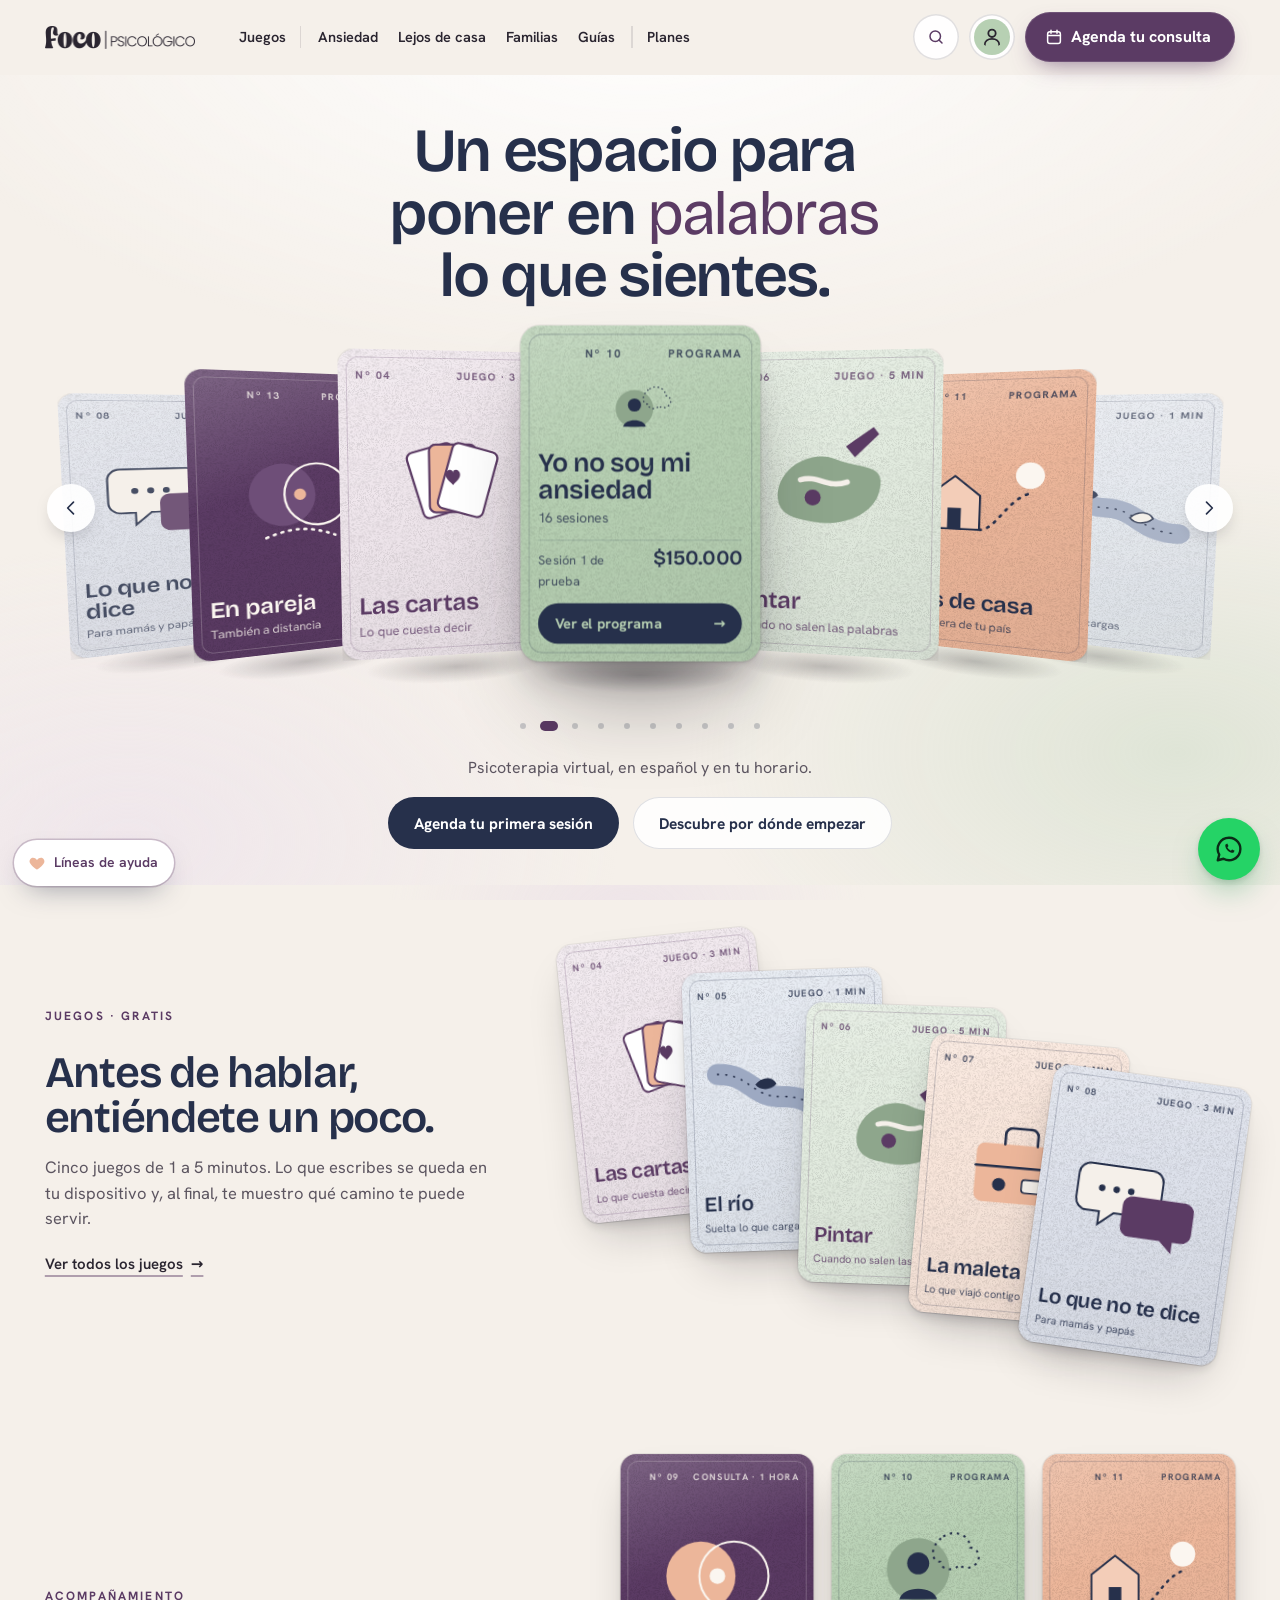
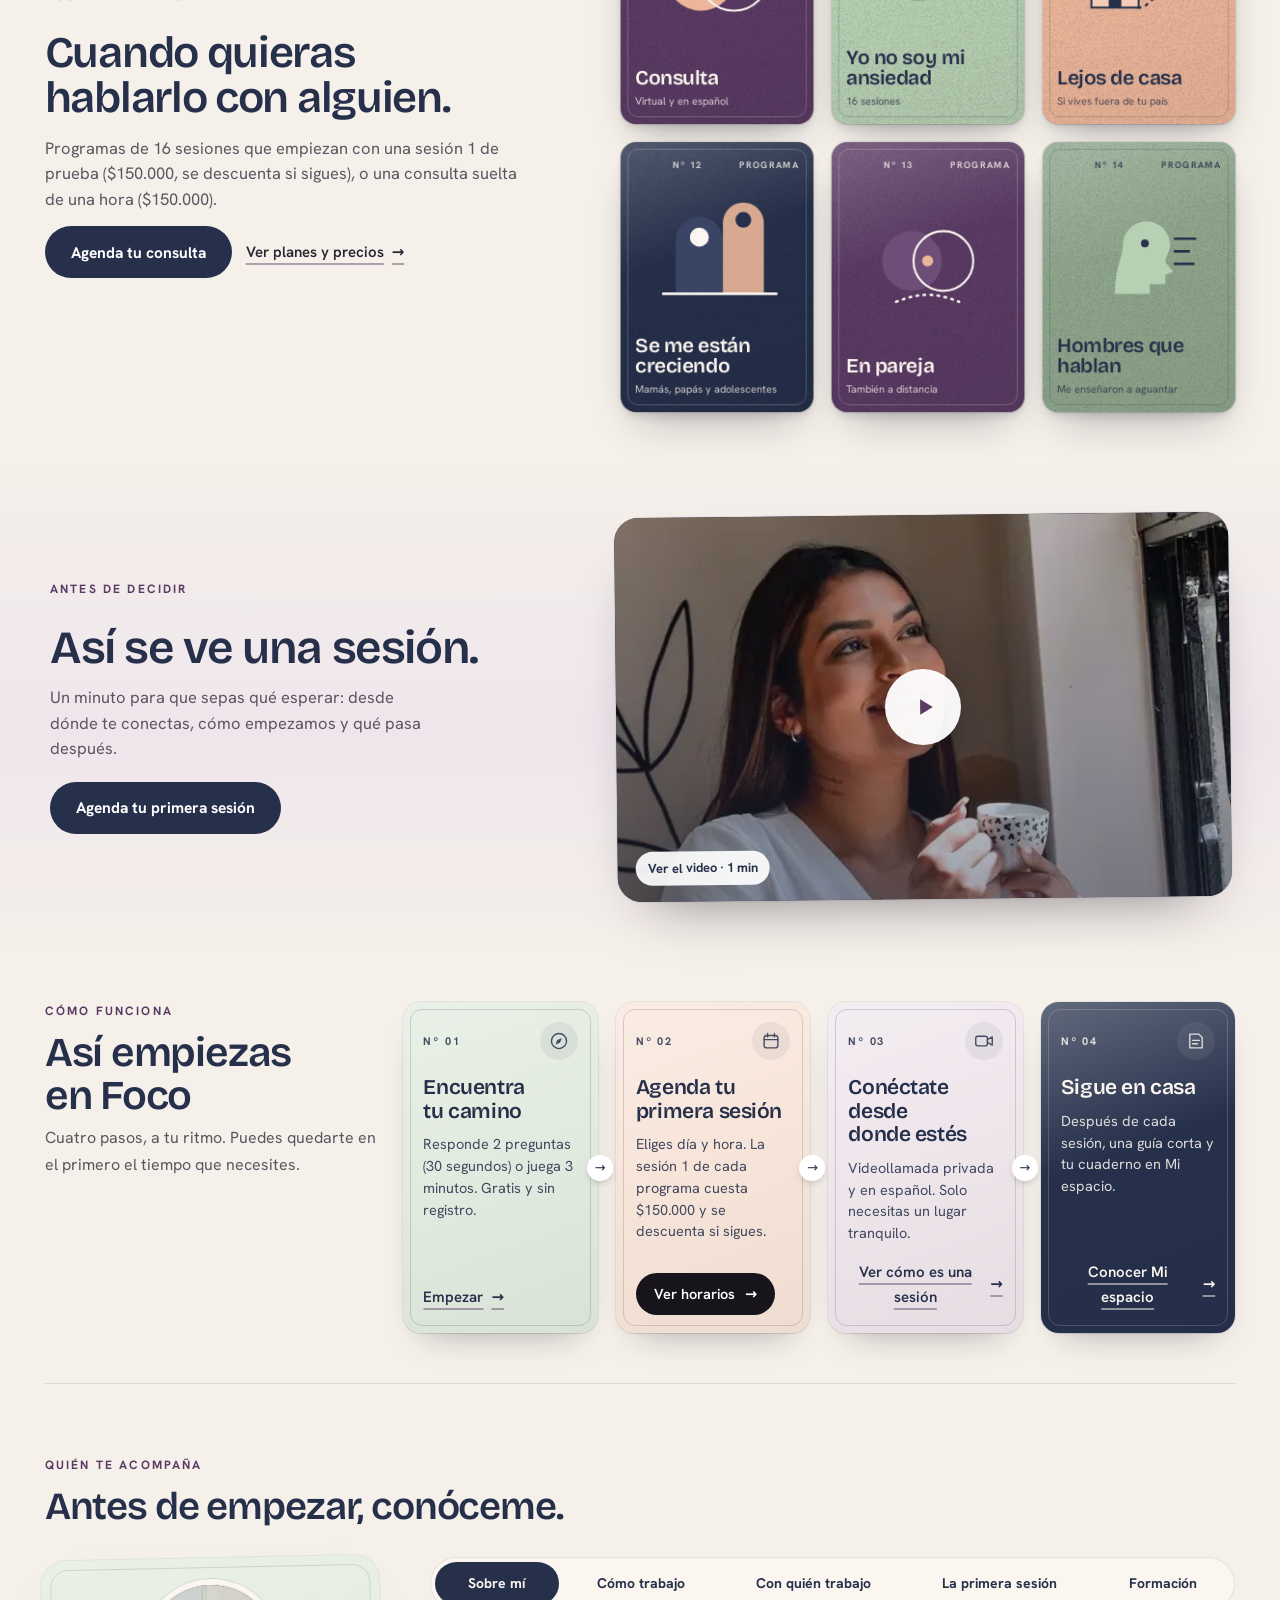
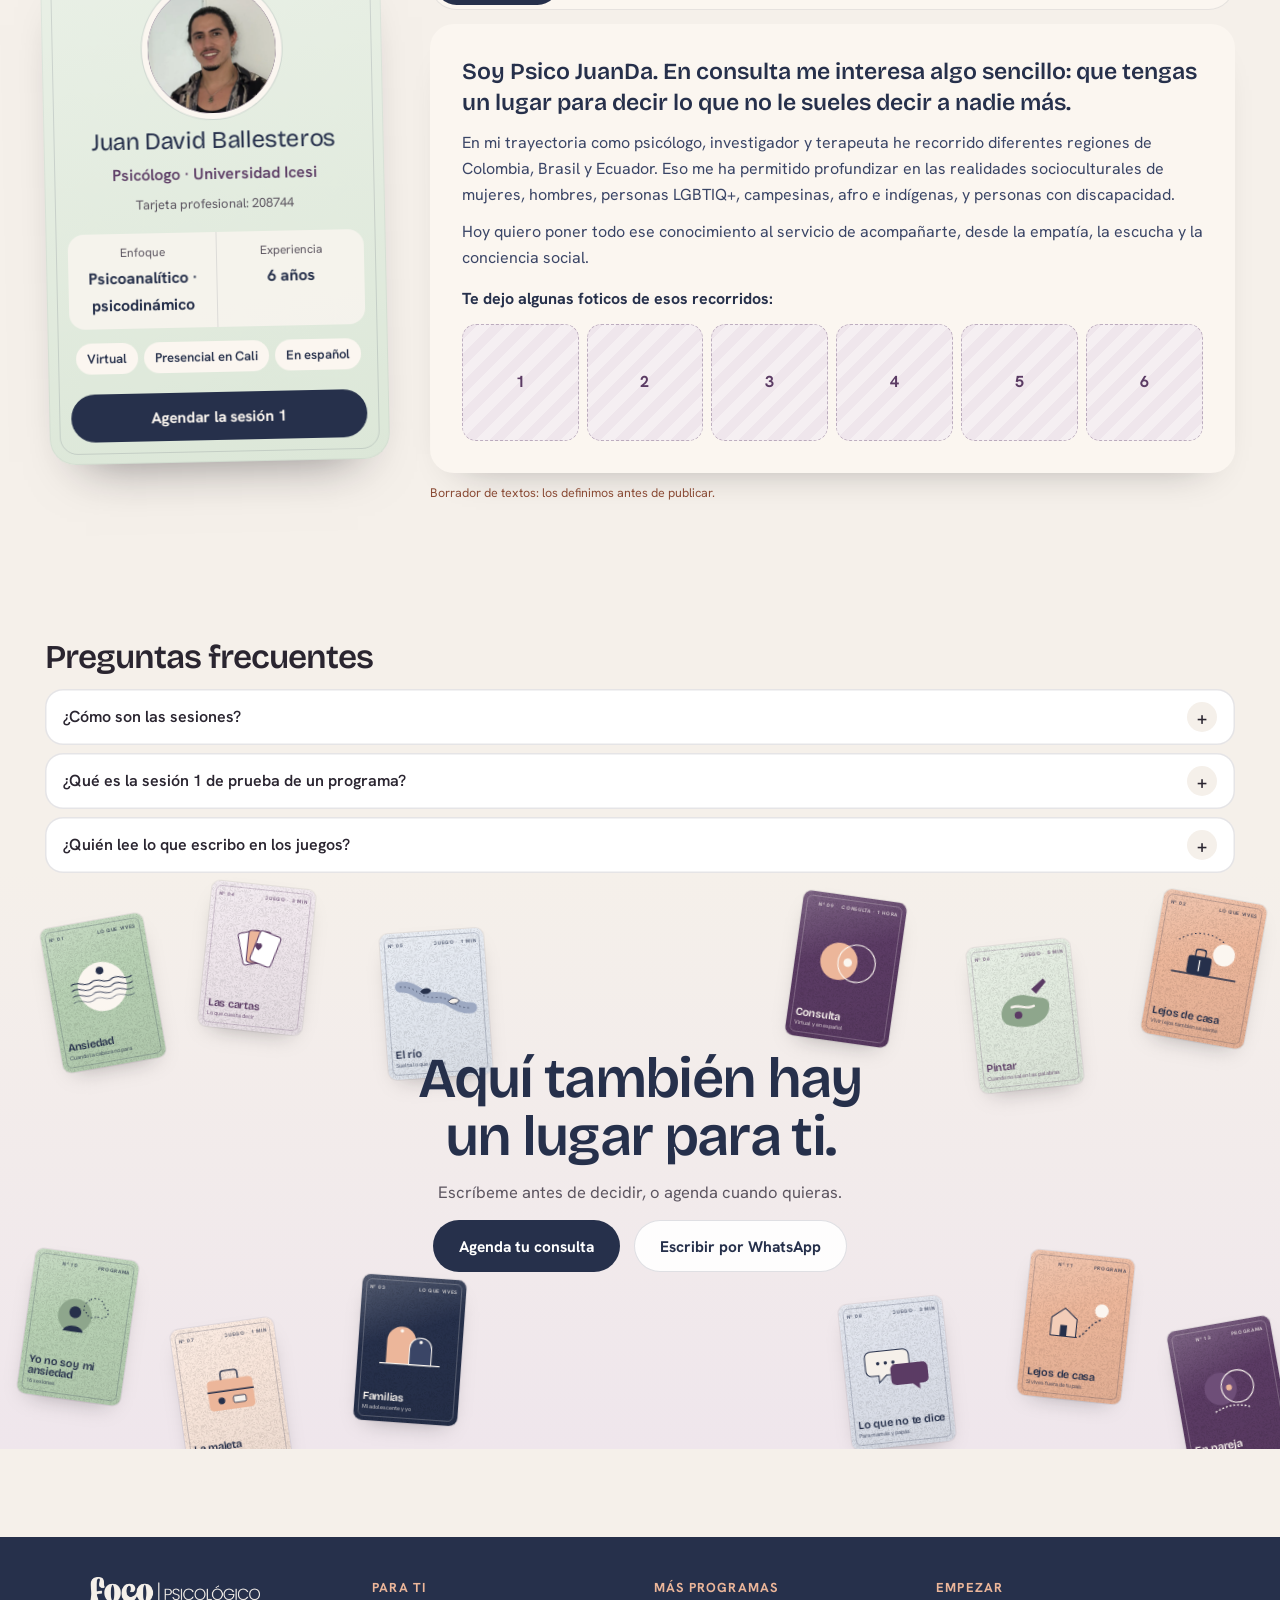
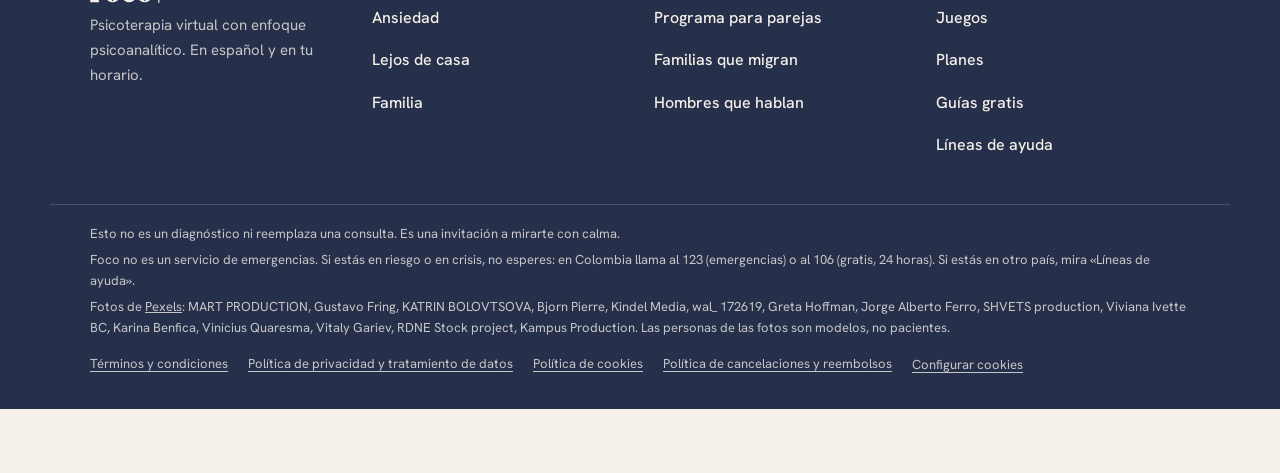
<file: app/index.html>
<!doctype html>
<html lang="es-CO">
  <head>
    <meta charset="utf-8" />
    <meta name="viewport" content="width=device-width, initial-scale=1, viewport-fit=cover" />
    <title>Foco · Experiencia interactiva</title>
    <script type="module" crossorigin src="./experiencia.js"></script>
    <link rel="stylesheet" crossorigin href="./experiencia.css">
  </head>
  <body>
    <div id="root"></div>
  </body>
</html>
</file>
<file: app/experiencia.css>
@font-face{font-family:Bricolage Grotesque;src:url(./assets/bricolage-grotesque-latin-400-normal.woff2) format("woff2");font-weight:400;font-display:swap}@font-face{font-family:Hanken Grotesk;src:url(./assets/hanken-grotesk-latin-400-normal.woff2) format("woff2");font-weight:400;font-display:swap}@font-face{font-family:Bricolage Grotesque;src:url(./assets/bricolage-grotesque-latin-500-normal.woff2) format("woff2");font-weight:500;font-display:swap}@font-face{font-family:Hanken Grotesk;src:url(./assets/hanken-grotesk-latin-500-normal.woff2) format("woff2");font-weight:500;font-display:swap}@font-face{font-family:Bricolage Grotesque;src:url(./assets/bricolage-grotesque-latin-600-normal.woff2) format("woff2");font-weight:600;font-display:swap}@font-face{font-family:Hanken Grotesk;src:url(./assets/hanken-grotesk-latin-600-normal.woff2) format("woff2");font-weight:600;font-display:swap}@font-face{font-family:Bricolage Grotesque;src:url(./assets/bricolage-grotesque-latin-700-normal.woff2) format("woff2");font-weight:700;font-display:swap}@font-face{font-family:Hanken Grotesk;src:url(./assets/hanken-grotesk-latin-700-normal.woff2) format("woff2");font-weight:700;font-display:swap}:root{--radio: 18px;--radio-g: 28px;--sombra: 0 1px 2px rgba(42, 37, 48, .04), 0 12px 32px rgba(42, 37, 48, .07);--linea: rgba(42, 37, 48, .12);--ancho: 1180px;--gutter: clamp(16px, 4vw, 40px)}*{box-sizing:border-box}html,body{margin:0}html{scroll-behavior:smooth}@media(prefers-reduced-motion:reduce){html{scroll-behavior:auto}}body{background:var(--fondo);color:var(--texto);font-family:var(--font-texto);font-size:16px;line-height:1.65;-webkit-font-smoothing:antialiased;-webkit-tap-highlight-color:transparent}button,input,select,textarea{font:inherit;color:inherit}h1,h2,h3,h4{font-family:var(--font-display);font-weight:600;line-height:1.08;margin:0;letter-spacing:-.015em;text-wrap:balance}h1{font-size:clamp(36px,6.4vw,68px)}h2{font-size:clamp(28px,4.2vw,44px)}h3{font-size:clamp(21px,2.6vw,26px);line-height:1.18}h4{font-size:19px;line-height:1.25}p{margin:0}.lead{font-size:clamp(18px,2vw,20px);line-height:1.55;max-width:62ch}.suave{color:var(--texto-suave)}.eyebrow{font-family:var(--font-texto);font-size:13px;font-weight:700;letter-spacing:.09em;text-transform:uppercase;color:var(--primario-profundo)}.sr-only{position:absolute;width:1px;height:1px;overflow:hidden;clip:rect(0 0 0 0);white-space:nowrap}.num{font-variant-numeric:tabular-nums}:focus-visible{outline:3px solid var(--noche);outline-offset:3px;border-radius:6px}.app{min-height:100dvh;display:flex;flex-direction:column}.contenedor{width:100%;max-width:var(--ancho);margin:0 auto;padding-inline:var(--gutter)}main{flex:1;width:100%;max-width:var(--ancho);margin:0 auto;padding:8px var(--gutter) 48px;display:flex;flex-direction:column}.etapa{flex:1;display:flex;flex-direction:column;gap:28px}.seccion{display:grid;gap:22px;padding-block:clamp(28px,5vw,56px) 0}.seccion-cabeza{display:grid;gap:10px;max-width:720px}.cabecera{position:sticky;top:env(safe-area-inset-top,0px);z-index:40;background:color-mix(in srgb,var(--fondo) 90%,transparent);-webkit-backdrop-filter:blur(10px);backdrop-filter:blur(10px);border-bottom:1px solid var(--linea)}.cabecera-in{display:flex;align-items:center;gap:16px 24px;padding-block:12px;flex-wrap:wrap}.logo{display:inline-flex;align-items:center;background:none;border:0;padding:0;cursor:pointer;min-height:44px;color:var(--texto)}.logo-img{display:block;width:150px;height:23px;background:currentColor;-webkit-mask:var(--logo) left center / contain no-repeat;mask:var(--logo) left center / contain no-repeat}.nav{display:flex;gap:4px;list-style:none;margin:0 0 0 auto;padding:0}.nav button{border:0;background:none;cursor:pointer;padding:10px 14px;min-height:44px;border-radius:999px;font-weight:600;font-size:15px;color:var(--texto-suave);white-space:nowrap}.nav button:hover{color:var(--texto);background:#2a25300d}.nav button[aria-current=page]{color:var(--texto);background:var(--superficie);box-shadow:inset 0 0 0 1.5px var(--texto)}.cabecera .btn{min-height:44px;padding:10px 18px;font-size:15px}@media(max-width:820px){.cabecera-in{gap:8px}.nav{order:3;width:100%;margin:0;overflow-x:auto;scrollbar-width:none}.nav::-webkit-scrollbar{display:none}.cabecera .cta-cabecera{margin-left:auto;padding:8px 14px;min-height:40px;font-size:14px}}.migas{display:flex;flex-wrap:wrap;gap:4px;align-items:center;list-style:none;margin:0;padding:14px 0 0;font-size:14px;color:var(--texto-suave)}.migas li{display:flex;align-items:center;gap:4px}.migas li+li:before{content:"/";opacity:.5;padding-inline:4px}.migas button{border:0;background:none;padding:6px 2px;min-height:36px;cursor:pointer;color:var(--texto-suave);text-decoration:underline;text-underline-offset:3px;text-decoration-color:var(--linea)}.migas button:hover{color:var(--texto)}.migas [aria-current=page]{color:var(--texto);font-weight:600}.pie{background:var(--noche);color:#f5f0ea;margin-top:40px}.pie-in{display:grid;gap:28px;padding-block:40px;grid-template-columns:repeat(auto-fit,minmax(min(100%,240px),1fr))}.pie a,.pie button{color:#f5f0ea}.pie .suave{color:#f5f0eac7}.pie-avisos{border-top:1px solid rgba(245,240,234,.18);padding-block:18px 28px;font-size:13px;display:grid;gap:4px;color:#f5f0eac7}.pie-links{list-style:none;margin:0;padding:0;display:grid;gap:4px}.pie-links button{background:none;border:0;padding:6px 0;min-height:36px;cursor:pointer;font-weight:500;text-align:left}.pie-links button:hover{text-decoration:underline}.barra-accion{position:sticky;bottom:0;z-index:30;margin-top:24px;padding-bottom:env(safe-area-inset-bottom,0px)}.barra-accion-in{display:flex;gap:12px;align-items:center;justify-content:space-between;flex-wrap:wrap;background:var(--superficie);border-radius:22px;padding:12px 12px 12px 20px;box-shadow:0 -2px 0 var(--linea),var(--sombra);margin-bottom:12px}.btn{appearance:none;border:0;border-radius:999px;min-height:52px;padding:14px 26px;font-weight:700;font-size:16px;line-height:1.2;cursor:pointer;text-decoration:none;display:inline-flex;align-items:center;justify-content:center;gap:10px;transition:transform .15s,filter .15s,background .15s,box-shadow .15s;text-align:center}.btn:active{transform:scale(.98)}.btn-primario{background:var(--primario-profundo);color:var(--superficie)}.btn-primario:hover{filter:brightness(1.12)}.btn-primario:disabled{opacity:.4;cursor:not-allowed;filter:none}.btn-secundario{background:transparent;color:var(--texto);box-shadow:inset 0 0 0 2px var(--texto)}.btn-secundario:hover{background:var(--superficie)}.btn-claro{background:var(--superficie);color:var(--texto)}.btn-claro:hover{filter:brightness(.97)}.btn-texto{background:none;border:0;color:var(--texto);font-weight:700;min-height:44px;padding:8px 4px;cursor:pointer;display:inline-flex;align-items:center;gap:6px;text-decoration:underline;text-underline-offset:4px;text-decoration-thickness:1.5px;text-decoration-color:var(--primario)}.btn-texto:hover{text-decoration-color:var(--texto)}.btn-texto.suave{color:var(--texto-suave);font-weight:600}.flecha:after{content:"→";margin-left:8px;transition:transform .15s;display:inline-block}.btn:hover .flecha:after,.flecha:hover:after{transform:translate(3px)}.acciones{display:flex;flex-wrap:wrap;gap:12px;align-items:center}@media(max-width:520px){.acciones>.btn{flex:1 1 100%}}.tarjeta{background:var(--superficie);border-radius:var(--radio-g);padding:clamp(20px,3vw,32px);box-shadow:var(--sombra)}.tarjeta-suave{background:var(--acento-suave);border-radius:var(--radio-g);padding:clamp(20px,3vw,32px)}.tarjeta-borde{border-radius:var(--radio-g);padding:clamp(20px,3vw,28px);border:1.5px dashed var(--linea)}[data-prog=ynsa]{--prog: var(--ynsa);--prog-suave: var(--ynsa-suave);--prog-tinta: var(--texto)}[data-prog=ldc]{--prog: var(--ldc);--prog-suave: var(--ldc-suave);--prog-tinta: var(--texto)}[data-prog=ado]{--prog: var(--ado);--prog-suave: var(--ado-suave);--prog-tinta: #FFFFFF}.asterisco{display:inline-block;width:1em;height:1.2em;background:currentColor;-webkit-mask:var(--asterisco) center / contain no-repeat;mask:var(--asterisco) center / contain no-repeat;vertical-align:-.15em}.heroe{display:grid;gap:32px;grid-template-columns:repeat(auto-fit,minmax(min(100%,380px),1fr));align-items:center;padding-top:clamp(20px,4vw,48px)}.heroe-texto{display:grid;gap:18px}.heroe-circulos{width:100%;max-width:520px;justify-self:center}.grid-programas{display:grid;gap:18px;grid-template-columns:repeat(auto-fit,minmax(min(100%,320px),1fr))}.prog-card{background:var(--prog);color:var(--prog-tinta);border-radius:var(--radio-g);padding:clamp(22px,3vw,30px);display:flex;flex-direction:column;gap:14px;position:relative;overflow:hidden;min-height:100%}.prog-card .suave,.prog-card .eyebrow{color:inherit;opacity:.82}.prog-card .circulo-deco{position:absolute;right:-60px;top:-60px;width:200px;height:200px;border-radius:50%;background:#ffffff29;pointer-events:none}.prog-card ol{margin:0;padding:0;list-style:none;display:grid;gap:6px;font-size:15px}.prog-card ol li{display:grid;grid-template-columns:26px 1fr;gap:8px;align-items:baseline}.prog-card ol li span:first-child{font-family:var(--font-display);font-weight:600;opacity:.7}.prog-card .pie-card{margin-top:auto;display:grid;gap:12px;padding-top:6px}.prog-card .btn-claro{color:var(--texto)}.prog-card[data-prog=ado] .btn-texto{color:#fff;text-decoration-color:#ffffff80}.prog-heroe{background:var(--prog);color:var(--prog-tinta);border-radius:36px;padding:clamp(28px,5vw,56px);display:grid;gap:18px;position:relative;overflow:hidden}.prog-heroe .suave,.prog-heroe .eyebrow{color:inherit;opacity:.85}.prog-heroe .circulo-deco{position:absolute;right:-90px;bottom:-110px;width:320px;height:320px;border-radius:50%;background:#ffffff26}.chips-heroe{display:flex;flex-wrap:wrap;gap:8px}.chips-heroe span{background:#ffffff47;border-radius:999px;padding:6px 14px;font-weight:600;font-size:14px}[data-prog=ado] .chips-heroe span{background:#ffffff24}.modulos-tabs{display:flex;gap:8px;flex-wrap:wrap}.modulos-tabs button{border:1.5px solid var(--linea);background:var(--superficie);border-radius:999px;padding:10px 16px;min-height:44px;cursor:pointer;font-weight:600;font-size:15px;display:inline-flex;gap:8px;align-items:center}.modulos-tabs button[aria-selected=true]{background:var(--prog);color:var(--prog-tinta);border-color:var(--prog)}.modulos-tabs .n{font-family:var(--font-display)}.sesiones{list-style:none;margin:0;padding:0;display:grid;gap:10px}.sesion{display:grid;grid-template-columns:64px 1fr;gap:14px;align-items:start;background:var(--superficie);border-radius:20px;padding:16px;border:1.5px solid transparent}.sesion.interactiva{border-color:var(--prog)}.sesion .s-num{font-family:var(--font-display);font-size:15px;line-height:1.1;background:var(--prog-suave);border-radius:14px;padding:10px 6px;text-align:center}.sesion .s-num b{display:block;font-size:24px}.sesion .s-cuerpo{display:grid;gap:6px}.etiqueta{display:inline-flex;align-items:center;gap:6px;font-size:12px;font-weight:700;letter-spacing:.04em;text-transform:uppercase;padding:4px 10px;border-radius:999px;background:#2a25300f;color:var(--texto-suave)}.etiqueta.viva{background:var(--prog-suave);color:var(--texto)}.lista-pasa{list-style:none;margin:0;padding:0;display:grid;gap:10px;grid-template-columns:repeat(auto-fit,minmax(min(100%,280px),1fr))}.lista-pasa li{background:var(--superficie);border-radius:20px;padding:18px 18px 18px 52px;position:relative;font-family:var(--font-display);font-size:19px;line-height:1.3}.lista-pasa li:before{content:"";position:absolute;left:18px;top:22px;width:18px;height:18px;border-radius:50%;background:var(--prog)}details.faq{background:var(--superficie);border-radius:20px;padding:0 20px}details.faq summary{cursor:pointer;list-style:none;padding:18px 0;font-weight:700;display:flex;justify-content:space-between;gap:12px;min-height:44px}details.faq summary::-webkit-details-marker{display:none}details.faq summary:after{content:"+";font-size:22px;line-height:1;transition:transform .2s}details.faq[open] summary:after{transform:rotate(45deg)}details.faq p{padding-bottom:18px;color:var(--texto-suave)}.pasos-inicio{list-style:none;margin:0;padding:0;display:grid;gap:14px;grid-template-columns:repeat(auto-fit,minmax(min(100%,240px),1fr));counter-reset:paso}.pasos-inicio li{counter-increment:paso;background:var(--superficie);border-radius:24px;padding:22px;display:grid;gap:8px}.pasos-inicio li:before{content:counter(paso);width:40px;height:40px;border-radius:50%;display:grid;place-items:center;font-family:var(--font-display);font-weight:600;font-size:20px;background:var(--secundario)}.guia{display:grid;gap:24px;grid-template-columns:minmax(0,1fr)}@media(min-width:960px){.guia{grid-template-columns:260px minmax(0,1fr);align-items:start}.guia-indice{position:sticky;top:96px}}.guia-portada{background:var(--prog);color:var(--prog-tinta);border-radius:36px;padding:clamp(26px,5vw,48px);display:grid;gap:14px;position:relative;overflow:hidden}.guia-portada .suave,.guia-portada .eyebrow{color:inherit;opacity:.85}.guia-indice ol{list-style:none;margin:0;padding:0;display:grid;gap:4px}.guia-indice button{width:100%;text-align:left;border:0;background:none;border-radius:14px;padding:10px 12px;min-height:44px;cursor:pointer;display:grid;gap:2px;font-size:15px}.guia-indice button small{font-size:12px;font-weight:700;letter-spacing:.05em;text-transform:uppercase;color:var(--texto-suave)}.guia-indice button:hover{background:#2a25300d}.guia-indice button[aria-current=step]{background:var(--prog-suave);font-weight:700}.guia-hoja{background:var(--superficie);border-radius:32px;padding:clamp(22px,4vw,48px);display:grid;gap:18px;box-shadow:var(--sombra)}.guia-hoja p{max-width:66ch}.guia-hoja .sub{font-family:var(--font-display);font-size:21px;font-weight:600;margin-top:10px}.guia-frase{font-family:var(--font-display);font-size:clamp(22px,3vw,28px);line-height:1.3;background:var(--prog-suave);border-radius:24px;padding:24px 24px 18px;display:grid;gap:12px}.guia-pausa{border-left:3px solid var(--prog);padding:4px 0 4px 16px;color:var(--texto-suave);font-size:16px}.guia-lista{list-style:none;margin:0;padding:0;display:grid;gap:8px}.guia-lista button{width:100%;text-align:left;border:1.5px solid var(--linea);background:var(--fondo);border-radius:16px;padding:14px 16px;min-height:52px;cursor:pointer;display:grid;grid-template-columns:1fr auto;gap:12px;align-items:center;transition:background .15s,border-color .15s}.guia-lista button:hover{border-color:var(--prog)}.guia-lista button[aria-pressed=true]{background:var(--prog-suave);border-color:var(--prog)}.guia-lista .marca-resuena{font-size:13px;font-weight:700;white-space:nowrap;color:var(--texto-suave)}.renglones{width:100%;border:0;border-radius:16px;padding:10px 16px;font-size:17px;line-height:34px;resize:vertical;background-color:var(--fondo);background-image:repeating-linear-gradient(to bottom,transparent 0 33px,rgba(42,37,48,.14) 33px 34px);background-attachment:local;background-position:0 10px;min-height:120px}.renglones:focus{outline:2px solid var(--prog)}.lienzo{position:relative;border-radius:20px;background:var(--fondo);border:1.5px dashed var(--linea);touch-action:none;overflow:hidden}.lienzo canvas{display:block;width:100%;cursor:crosshair}.paleta-lienzo{display:flex;gap:8px;flex-wrap:wrap;align-items:center}.paleta-lienzo button.color{width:36px;height:36px;border-radius:50%;border:3px solid var(--superficie);box-shadow:0 0 0 1.5px var(--linea);cursor:pointer}.paleta-lienzo button.color[aria-pressed=true]{box-shadow:0 0 0 3px var(--texto)}.ficha-guia{display:grid;gap:10px;background:var(--fondo);border-radius:20px;padding:16px}.ficha-guia label{display:grid;gap:4px;font-weight:600;font-size:14px}.ficha-guia input{min-height:46px;border-radius:12px;border:1.5px solid var(--linea);background:var(--superficie);padding:8px 12px;font-size:16px}.mapa-guia{display:grid;gap:12px;grid-template-columns:repeat(2,minmax(0,1fr));position:relative}.mapa-guia .zona{background:var(--prog-suave);border-radius:20px;padding:14px;display:grid;gap:6px}.mapa-guia .zona textarea{border:0;border-radius:12px;padding:10px;min-height:90px;background:var(--superficie);resize:vertical}.mapa-guia .centro{grid-column:1 / -1;justify-self:center;background:var(--prog);color:var(--prog-tinta);border-radius:999px;padding:12px 22px;font-family:var(--font-display);font-weight:600;text-align:center}@media(max-width:560px){.mapa-guia{grid-template-columns:1fr}}.guia-nav{display:flex;justify-content:space-between;gap:12px;flex-wrap:wrap;align-items:center}.progreso-guia{height:6px;border-radius:99px;background:#2a253014;overflow:hidden}.progreso-guia i{display:block;height:100%;background:var(--prog);border-radius:99px;transition:width .3s}.pendiente-txt{font-size:13px;color:var(--texto-suave);background:#2a25300d;border-radius:10px;padding:6px 10px}.ficha{display:inline-flex;align-items:center;gap:6px;min-height:44px;padding:10px 16px;border-radius:14px;border:1.5px solid var(--linea);background:var(--superficie);color:var(--texto);font-weight:500;font-size:16px;cursor:grab;-webkit-user-select:none;user-select:none;touch-action:manipulation;transition:border-color .15s,background .15s,box-shadow .15s}.ficha:hover{border-color:var(--primario-profundo);background:var(--acento-suave)}.ficha.arrastrando{box-shadow:var(--sombra);cursor:grabbing}.ficha.puesta{background:var(--acento-suave);border-color:transparent}.ficha.libre{border-style:dashed}.ficha .quitar{appearance:none;border:0;background:#2a253014;width:26px;height:26px;border-radius:50%;cursor:pointer;display:grid;place-items:center;padding:0;margin-right:-6px}.ficha .quitar:hover{background:#2a253029}.campo{display:grid;gap:6px;font-weight:600;font-size:15px}.campo input,.campo select{min-height:52px;padding:12px 16px;border-radius:14px;border:1.5px solid rgba(42,37,48,.22);background:var(--superficie);font-weight:400;font-size:17px}.check{display:flex;gap:12px;align-items:flex-start;font-size:14px;color:var(--texto-suave)}.check input{width:22px;height:22px;margin-top:2px;flex:none;accent-color:var(--primario-profundo)}.check a,.enlace{color:var(--primario-profundo)}.error{color:#9b2c2c;font-weight:600;font-size:14px;min-height:1.2em}.precio-grande{font-family:var(--font-display);font-weight:600;font-size:clamp(30px,4vw,42px);line-height:1;letter-spacing:-.02em;font-variant-numeric:tabular-nums}.grid-caminos{display:grid;gap:18px;grid-template-columns:repeat(auto-fit,minmax(min(100%,300px),1fr));align-items:stretch}.camino{display:flex;flex-direction:column;gap:14px;position:relative}.camino.destacado{box-shadow:0 0 0 2px var(--primario-profundo),var(--sombra)}.sello{position:absolute;top:-12px;left:24px;background:var(--primario-profundo);color:var(--superficie);font-size:12px;font-weight:700;letter-spacing:.05em;text-transform:uppercase;padding:5px 12px;border-radius:999px}.lista-check{list-style:none;margin:0;padding:0;display:grid;gap:8px;font-size:15px}.lista-check li{display:grid;grid-template-columns:20px 1fr;gap:8px;align-items:start}.lista-check li:before{content:"";width:14px;height:8px;margin-top:6px;border-left:2.5px solid var(--primario-profundo);border-bottom:2.5px solid var(--primario-profundo);transform:rotate(-45deg)}.fila-programa{display:grid;grid-template-columns:14px 1fr auto;gap:4px 12px;align-items:center;padding:12px 14px;border-radius:16px;background:var(--fondo);border:1.5px solid transparent;text-align:left;cursor:pointer;width:100%;min-height:56px}.fila-programa:before{content:"";width:14px;height:14px;border-radius:50%;background:var(--prog)}.fila-programa:hover{border-color:var(--prog)}.fila-programa.recomendada{background:var(--prog-suave)}.selector-moneda{display:inline-flex;padding:4px;border-radius:999px;background:#2a25300f;gap:4px}.selector-moneda button{border:0;background:none;border-radius:999px;padding:8px 16px;min-height:40px;font-weight:600;cursor:pointer}.selector-moneda button[aria-pressed=true]{background:var(--superficie);box-shadow:0 1px 4px #2a25301f}.opciones-radio{display:grid;gap:10px;border:0;padding:0;margin:0}.opciones-radio legend{font-weight:700;margin-bottom:8px;padding:0;font-size:17px}.radio-card{display:grid;grid-template-columns:22px 1fr auto;gap:4px 12px;align-items:start;padding:16px;border-radius:18px;background:var(--superficie);border:1.5px solid var(--linea);cursor:pointer;transition:border-color .15s,background .15s}.radio-card:hover{border-color:var(--primario-profundo)}.radio-card:has(input:checked){border-color:var(--primario-profundo);background:var(--acento-suave);box-shadow:inset 0 0 0 1px var(--primario-profundo)}.radio-card input{width:20px;height:20px;margin:2px 0 0;accent-color:var(--primario-profundo)}.radio-card .titulo{font-weight:700}.radio-card .detalle{grid-column:2 / 4;font-size:14px;color:var(--texto-suave)}.radio-card .valor{font-weight:700;text-align:right;font-variant-numeric:tabular-nums}.radio-card .valor small{display:block;font-weight:500;font-size:12px;color:var(--texto-suave)}.chip-ahorro{display:inline-block;font-size:12px;font-weight:700;color:var(--texto);background:var(--secundario);border-radius:999px;padding:2px 8px;margin-left:6px;vertical-align:middle}.pasos{display:flex;gap:6px;list-style:none;margin:0;padding:0;align-items:center;flex-wrap:wrap;font-size:14px}.pasos li{display:flex;align-items:center;gap:8px;color:var(--texto-suave)}.pasos li .bola{width:26px;height:26px;border-radius:50%;display:grid;place-items:center;font-weight:700;font-size:13px;background:#2a253014}.pasos li[data-estado=hecho] .bola{background:var(--secundario);color:var(--texto)}.pasos li[data-estado=actual]{color:var(--texto);font-weight:700}.pasos li[data-estado=actual] .bola{background:var(--texto);color:var(--fondo)}.pasos li+li:before{content:"";width:18px;height:2px;background:var(--linea)}.compra-layout{display:grid;gap:24px;grid-template-columns:minmax(0,1fr);align-items:start}@media(min-width:900px){.compra-layout{grid-template-columns:minmax(0,1.25fr) minmax(320px,.85fr)}.compra-layout .resumen{position:sticky;top:96px}}@media(max-width:899px){.compra-layout.resumen-primero .resumen{order:-1}}.resumen{display:grid;gap:16px}.resumen .linea{display:flex;justify-content:space-between;gap:12px;font-variant-numeric:tabular-nums}.resumen hr{border:0;border-top:1px dashed var(--linea);margin:0;width:100%}.resumen .total{display:flex;justify-content:space-between;align-items:baseline;gap:12px}.chips{display:flex;flex-wrap:wrap;gap:6px}.chips span{font-size:13px;font-weight:600;background:var(--fondo);border-radius:999px;padding:4px 10px}.cita{display:grid;grid-template-columns:48px 1fr;gap:12px;align-items:center;background:var(--fondo);border-radius:16px;padding:12px}.cita .icono{width:48px;height:48px;border-radius:50%;background:var(--primario-profundo);display:grid;place-items:center;color:var(--superficie);font-weight:700;font-size:13px;line-height:1.05;text-align:center}.dias{display:flex;gap:8px;overflow-x:auto;padding:4px 2px 10px;scroll-snap-type:x mandatory}.dia{flex:none;scroll-snap-align:start;min-width:74px;min-height:64px;border-radius:16px;border:1.5px solid var(--linea);background:var(--superficie);cursor:pointer;display:grid;place-items:center;padding:8px;font-weight:600;text-transform:capitalize}.dia[aria-pressed=true]{background:var(--texto);color:var(--fondo);border-color:var(--texto)}.horas{display:grid;gap:10px;grid-template-columns:repeat(auto-fill,minmax(130px,1fr))}.hora{min-height:56px;border-radius:16px;border:1.5px solid var(--linea);background:var(--superficie);cursor:pointer;font-weight:700;display:grid;place-items:center;padding:6px;font-variant-numeric:tabular-nums}.hora small{font-weight:500;font-size:12px;color:var(--texto-suave)}.hora:disabled{cursor:not-allowed;opacity:.4;text-decoration:line-through}.hora[aria-pressed=true]{border-color:var(--primario-profundo);background:var(--acento-suave);box-shadow:inset 0 0 0 1px var(--primario-profundo)}.aviso-prototipo{font-size:13px;background:#2a25300d;border-radius:12px;padding:10px 14px;color:var(--texto-suave)}.hoja{display:inline-flex;align-items:center;gap:8px;min-height:46px;padding:10px 18px;border:0;border-radius:26px 6px;background:var(--salvia-clara);color:var(--texto);font-weight:700;font-size:16px;cursor:grab;touch-action:none;-webkit-user-select:none;user-select:none;box-shadow:0 2px #2a253014}.hoja:active{cursor:grabbing}.lista-asteriscos{list-style:none;margin:0;padding:0;display:grid;gap:10px}.lista-asteriscos li{display:grid;grid-template-columns:22px 1fr;gap:10px;align-items:start;font-size:17px}.lista-asteriscos li:before{content:"";width:18px;height:22px;margin-top:2px;background:var(--ciruela);-webkit-mask:var(--asterisco) center / contain no-repeat;mask:var(--asterisco) center / contain no-repeat}.escena-cabeza{display:flex;flex-wrap:wrap;gap:8px 12px;align-items:center;justify-content:space-between}.arquetipo{display:inline-flex;align-items:center;gap:6px;font-size:13px;font-weight:600;color:var(--texto-suave);background:var(--prog-suave);border-radius:999px;padding:4px 12px}.arquetipo:before{content:"";width:8px;height:8px;border-radius:50%;background:var(--prog)}.momento{width:100%;border:0;background:none;text-align:left;cursor:pointer;border-radius:14px;padding:10px 12px;display:grid;gap:6px;min-height:44px}.momento:hover{background:var(--prog-suave)}.momento small{display:block;font-size:12px;font-weight:700;letter-spacing:.05em;text-transform:uppercase;color:var(--texto-suave)}.momento .arquetipo{justify-self:start;background:#2a25300d;font-size:12px}.ideas-grid{display:grid;gap:12px;grid-template-columns:repeat(auto-fit,minmax(min(100%,240px),1fr))}.idea{margin:0;background:var(--fondo);border-radius:20px;padding:18px 20px;font-size:16px;line-height:1.55}.idea-grande{font-family:var(--font-display);font-size:clamp(20px,2.4vw,24px);line-height:1.4;background:var(--prog-suave);padding:clamp(20px,3vw,32px);min-height:140px;display:flex;align-items:center}.volteable{border:1.5px solid var(--linea);text-align:left;cursor:pointer;display:grid;gap:10px;align-content:start;transition:border-color .15s,background .15s}.volteable:hover{border-color:var(--prog)}.volteable .cara{font-family:var(--font-display);font-size:19px;line-height:1.3}.volteable .resto{display:block;overflow:hidden;color:var(--texto-suave)}.volteable .pista{font-size:13px;font-weight:700;color:var(--primario-profundo)}.volteable.vuelta{background:var(--superficie);border-color:var(--prog)}.pila{display:grid;gap:12px}.pila-nav{display:flex;align-items:center;gap:12px;flex-wrap:wrap;justify-content:flex-end}.puntos{display:flex;gap:6px;margin-right:auto}.puntos i{width:8px;height:8px;border-radius:50%;background:#2a253026}.puntos i.visto{background:var(--prog);opacity:.5}.puntos i.on{background:var(--prog);width:22px;border-radius:99px}.cajon{display:grid;gap:10px}.recuerdo{background:var(--fondo);border-radius:20px;overflow:hidden;border:1.5px solid transparent}.recuerdo.abierta{border-color:var(--prog);background:var(--superficie)}.recuerdo-cabeza{width:100%;border:0;background:none;text-align:left;cursor:pointer;padding:16px 18px;display:grid;grid-template-columns:1fr auto;gap:12px;align-items:center;min-height:56px;font-size:16px}.recuerdo .renglones{margin:0 12px 12px;width:calc(100% - 24px)}.ritual{display:grid;gap:8px}.practica{border:1.5px solid var(--linea);background:var(--fondo);border-radius:18px;padding:14px 16px;text-align:left;cursor:pointer;display:grid;grid-template-columns:28px 1fr;gap:12px;align-items:start;min-height:52px}.practica .caja{width:26px;height:26px;border-radius:8px;border:2px solid var(--texto);display:grid;place-items:center;font-weight:800;font-size:14px}.practica[aria-pressed=true]{background:var(--prog-suave);border-color:var(--prog)}.practica[aria-pressed=true] .caja{background:var(--texto);color:var(--fondo)}.bolsillo-cont{display:flex;justify-content:flex-end}.bolsillo{display:inline-flex;gap:10px;align-items:center;background:var(--prog);color:var(--prog-tinta);border-radius:999px;padding:8px 18px 8px 12px;font-size:15px}.carta-cont{display:grid;gap:10px}.papel-carta{background:#fffdf9;border-radius:6px 24px 24px;padding:20px;box-shadow:0 1px 0 var(--linea),0 14px 30px #2a253014;border-left:4px solid var(--prog);display:grid;gap:8px;transform-origin:top}.carta-inicio{font-family:var(--font-display);font-size:22px}.papel-carta .renglones{background-color:transparent;padding-inline:0}.sobre{border:0;cursor:pointer;display:flex;gap:16px;align-items:center;text-align:left;background:var(--prog-suave);border-radius:18px;padding:16px 20px;min-height:72px;position:relative}.sobre .lacre{width:44px;height:44px;border-radius:50%;background:var(--ciruela);flex:none;box-shadow:inset 0 0 0 4px #ffffff40}.climas{display:grid;gap:8px;grid-template-columns:repeat(auto-fit,minmax(96px,1fr))}.climas button{border:1.5px solid var(--linea);background:var(--superficie);border-radius:18px;padding:12px 8px;cursor:pointer;display:grid;justify-items:center;gap:6px;font-weight:600;font-size:14px;min-height:84px}.climas button[aria-pressed=true]{background:var(--prog);color:var(--prog-tinta);border-color:var(--prog)}.cuerpo{position:relative;width:100%;max-width:240px;aspect-ratio:1;justify-self:center}.cuerpo svg{width:100%;height:100%}.punto-cuerpo{position:absolute;width:30px;height:30px;transform:translate(-50%,-50%);border-radius:50%;border:2px dashed var(--texto);background:#ffffff80;cursor:pointer}.punto-cuerpo[aria-pressed=true]{background:var(--ciruela);border:2px solid var(--superficie);box-shadow:0 0 0 6px #5b3b6440}.respira{display:grid;justify-items:center;gap:12px;padding:18px;background:var(--prog-suave);border-radius:24px}.respira-circulo{width:120px;height:120px;border-radius:50%;background:var(--prog)}.cuaderno{background-color:#fffdf9;border-radius:6px 28px 28px 6px;padding:24px 24px 24px 56px;position:relative;display:grid;gap:18px;background-image:linear-gradient(to right,transparent 40px,rgba(91,59,100,.35) 40px 42px,transparent 42px),repeating-linear-gradient(to bottom,transparent 0 31px,rgba(42,37,48,.08) 31px 32px);box-shadow:inset 6px 0 0 var(--salvia),0 14px 30px #2a253014}.cuaderno-cabeza{display:flex;flex-wrap:wrap;justify-content:space-between;gap:8px}.cuaderno-entrada{display:grid;gap:6px;background:transparent}.postal{display:grid;grid-template-columns:repeat(auto-fit,minmax(min(100%,240px),1fr));background:#fffdf9;border-radius:10px;padding:14px;gap:16px;box-shadow:0 18px 40px #2a253024}.postal-imagen{border-radius:6px;overflow:hidden;min-height:180px;background:var(--ldc-suave)}.postal-imagen img{width:100%;height:100%;object-fit:cover;display:block}.postal-texto{position:relative;display:flex;flex-direction:column;gap:8px;padding:8px 8px 8px 16px;border-left:1.5px dashed var(--linea);min-height:220px}.estampilla{align-self:flex-end;width:64px;height:76px;background:var(--durazno);border:4px dotted #FFFDF9;outline:1.5px solid var(--durazno);display:grid;place-items:center;text-align:center;font-size:11px;font-weight:700;color:var(--texto)}.estampilla b{font-family:var(--font-display);font-size:26px;line-height:1}.matasellos{position:absolute;right:70px;top:22px;width:64px;height:64px;border-radius:50%;border:2px solid rgba(38,48,75,.45);color:#26304b99;display:grid;place-items:center;font-size:11px;font-weight:700;text-transform:uppercase;transform:rotate(-14deg)}.tablero{display:grid;gap:18px;grid-template-columns:repeat(auto-fill,minmax(min(100%,220px),1fr));padding:22px;border-radius:24px;background-color:#fff;background-image:linear-gradient(rgba(38,48,75,.07) 1px,transparent 1px),linear-gradient(90deg,rgba(38,48,75,.07) 1px,transparent 1px);background-size:24px 24px}.sticker{position:relative;border-radius:14px;padding:22px 16px 16px;display:grid;gap:6px;box-shadow:0 6px 16px #2a25301f}.cinta{position:absolute;top:-10px;left:50%;width:70px;height:22px;transform:translate(-50%) rotate(-3deg);background:#ecb69abf}.indice-plegable summary{cursor:pointer;font-weight:700;font-size:15px;padding:6px 2px;min-height:40px;display:flex;align-items:center;list-style:none}.indice-plegable summary::-webkit-details-marker{display:none}.indice-plegable summary:after{content:"▾";margin-left:auto}.indice-plegable[open] summary:after{content:"▴"}@media(min-width:960px){.indice-plegable summary{display:none}}.bento{display:grid;gap:14px;grid-template-columns:repeat(12,minmax(0,1fr));grid-auto-flow:dense}.bento>*{grid-column:span 12;min-width:0}.bento>.b-mini{grid-column:span 6}@media(min-width:760px){.bento>.b-3{grid-column:span 3}.bento>.b-4{grid-column:span 4}.bento>.b-5{grid-column:span 5}.bento>.b-6{grid-column:span 6}.bento>.b-7{grid-column:span 7}.bento>.b-8{grid-column:span 8}.bento>.b-mini{grid-column:span 3}.bento>.b-alta{grid-row:span 2}}.bento-card{position:relative;overflow:hidden;border-radius:var(--radio-g);padding:clamp(20px,2.6vw,28px);display:flex;flex-direction:column;gap:12px;min-height:180px;background:var(--superficie);color:var(--texto)}.bento-card.tono-ciruela{background:var(--ciruela);color:#fff}.bento-card.tono-noche{background:var(--noche);color:#fff}.bento-card.tono-durazno{background:var(--durazno)}.bento-card.tono-salvia{background:var(--salvia)}.bento-card.tono-salvia-clara{background:var(--salvia-clara)}.bento-card.tono-papel{background:var(--papel);box-shadow:inset 0 0 0 1.5px var(--linea)}.bento-card.tono-blanco{background:var(--superficie);box-shadow:var(--sombra)}.bento-top{display:flex;justify-content:space-between;align-items:flex-start;gap:10px}.bento-titulo{font-size:clamp(24px,2.8vw,34px);line-height:1.08;max-width:18ch}.bento-texto{font-size:15px;opacity:.86;max-width:46ch}.bento-icono{font-size:30px;color:currentColor;opacity:.9}.tono-ciruela .bento-icono{color:var(--durazno)}.tono-noche .bento-icono{color:var(--salvia-clara)}.bento-circulo{width:30px;height:30px;border-radius:50%;border:3px solid currentColor;opacity:.85}.bento-circulos{display:inline-flex}.bento-circulos i{width:22px;height:22px;border-radius:50%;margin-left:-7px;mix-blend-mode:multiply}.bento-circulos i:nth-child(1){background:var(--durazno)}.bento-circulos i:nth-child(2){background:var(--salvia)}.bento-circulos i:nth-child(3){background:var(--ciruela)}.pills{display:flex;flex-wrap:wrap;gap:6px}.pill{display:inline-flex;align-items:center;min-height:28px;padding:3px 12px;border-radius:999px;font-size:13px;font-weight:600;background:#ffffff8c;color:var(--texto);backdrop-filter:blur(6px);-webkit-backdrop-filter:blur(6px);line-height:1.2}.tono-ciruela .pill,.tono-noche .pill,[data-prog=ado] .prog-card .pill{background:#ffffff29;color:#fff}.tono-papel .pill,.tono-blanco .pill{background:var(--fondo);box-shadow:inset 0 0 0 1px var(--linea)}.flecha-redonda{display:inline-grid;place-items:center;width:30px;height:30px;border-radius:50%;background:var(--noche);color:#fff;font-size:15px;line-height:1;flex:none;border:0}.flecha-redonda.grande{position:absolute;right:18px;bottom:18px;width:48px;height:48px;font-size:20px;cursor:pointer;transition:transform .2s ease}.flecha-redonda.grande:hover{transform:rotate(45deg)}.tono-ciruela .flecha-redonda,.tono-noche .flecha-redonda{background:#fff;color:var(--texto)}.bento-card:has(.flecha-redonda.grande){padding-bottom:80px}.foto-card{position:relative;margin:0;border-radius:var(--radio-g);overflow:hidden;min-height:240px;background:var(--salvia-clara);isolation:isolate}.foto-card img{position:absolute;inset:0;width:100%;height:100%;object-fit:cover;z-index:-1;transition:transform .6s ease}.foto-card:hover img{transform:scale(1.03)}@media(prefers-reduced-motion:reduce){.foto-card img,.flecha-redonda.grande{transition:none}}.foto-card .pills{position:absolute;left:14px;top:14px;right:14px}.foto-card figcaption{position:absolute;left:0;right:0;bottom:0;padding:48px 18px 16px;color:#fff;background:linear-gradient(180deg,transparent,rgba(20,22,38,.62));font-family:var(--font-display);font-size:clamp(18px,2.2vw,22px);line-height:1.2}.ver-mas{position:absolute;right:14px;bottom:14px;display:inline-flex;align-items:center;gap:8px;min-height:44px;padding:6px 6px 6px 16px;border:0;border-radius:999px;background:#fff;color:var(--texto);font-weight:700;font-size:14px;cursor:pointer;box-shadow:0 6px 18px #1416262e}.heroe-bento{padding-top:clamp(12px,3vw,32px)}.heroe-bento .b-principal{min-height:clamp(380px,46vw,520px);justify-content:flex-end;gap:18px;padding:clamp(24px,4vw,48px)}.heroe-bento .b-principal h1{font-size:clamp(36px,5.6vw,64px);max-width:14ch}.heroe-bento .foto-principal{min-height:clamp(300px,40vw,520px)}.heroe-bento .circulos-mini{width:120px;align-self:flex-start;margin-top:auto}.prog-card.con-foto{padding:10px 10px clamp(22px,3vw,28px)}.prog-card.con-foto>:not(.prog-foto):not(.circulo-deco){margin-left:clamp(12px,2vw,20px);margin-right:clamp(12px,2vw,20px)}.prog-foto{min-height:210px;border-radius:calc(var(--radio-g) - 8px)}.prog-foto .flecha-redonda{position:absolute;right:12px;bottom:12px;width:44px;height:44px;font-size:18px;cursor:pointer}.prog-heroe.con-foto{grid-template-columns:repeat(auto-fit,minmax(min(100%,360px),1fr));align-items:stretch;padding:12px;gap:12px}.prog-heroe.con-foto .prog-heroe-texto{display:grid;gap:18px;align-content:center;padding:clamp(18px,4vw,44px);position:relative}.prog-heroe.con-foto .foto-card{min-height:clamp(280px,38vw,480px);border-radius:26px}.camino .camino-foto{margin:calc(-1*clamp(20px,3vw,32px)) calc(-1*clamp(20px,3vw,32px)) 4px;min-height:150px;border-radius:var(--radio-g) var(--radio-g) 0 0}.foto-lateral{min-height:260px}@media(min-width:760px)and (max-width:1039px){.heroe-bento>.b-principal{grid-column:span 12;grid-row:auto;min-height:0}.heroe-bento>.b-5{grid-column:span 6}.heroe-bento>.b-3,.heroe-bento>.b-2b{grid-column:span 3}}@media(min-width:1040px){.heroe-bento>.b-2b{grid-column:span 2}}@media(max-width:759px){.heroe-bento>.b-3,.heroe-bento>.b-2b{grid-column:span 6;min-height:200px}.heroe-bento .bento-titulo{font-size:21px}}.heroe-bento>.b-3,.heroe-bento>.b-2b{min-height:230px}.heroe-bento .b-2b .circulos-mini{width:96px}.juego-mini{border:0;cursor:pointer;text-align:left;min-height:150px;gap:8px;justify-content:space-between;font:inherit}.juego-mini:hover{transform:translateY(-3px)}.juego-mini{transition:transform .2s ease}.juego-mini-ilus{display:block;height:64px;width:100%}.juego-mini-titulo{font-family:var(--font-display);font-size:19px;line-height:1.15;padding-right:36px}.juego-mini .flecha-redonda{position:absolute;right:14px;bottom:14px}.tono-noche.juego-mini .flecha-redonda{background:#fff;color:var(--texto)}.foto-card .pills .pill{background:#ffffffd1;color:var(--texto);box-shadow:none}.prog-foto .flecha-redonda{background:#fff;color:var(--texto)}.te-pasa-bento{display:grid;gap:14px;grid-template-columns:repeat(auto-fit,minmax(min(100%,340px),1fr));align-items:stretch}.te-pasa-bento .foto-card{min-height:300px}.calendario{display:grid;gap:16px;padding:clamp(14px,2.4vw,24px)}.cal-barra{display:flex;flex-wrap:wrap;gap:12px;justify-content:space-between;align-items:center}.cal-nav{display:flex;align-items:center;gap:6px}.cal-titulo{font-family:var(--font-display);font-size:clamp(20px,2.6vw,24px);min-width:11ch;text-align:center}.cal-flecha{width:44px;height:44px;border-radius:50%;border:1.5px solid var(--linea);background:var(--superficie);font-size:22px;line-height:1;cursor:pointer;display:grid;place-items:center}.cal-flecha:disabled{opacity:.3;cursor:not-allowed}.cal-vistas button{min-height:40px}.cal-mes{display:grid;grid-template-columns:repeat(7,minmax(0,1fr));gap:6px}.cal-dow{font-size:12px;font-weight:700;text-transform:uppercase;letter-spacing:.06em;color:var(--texto-suave);text-align:center;padding-bottom:4px}.cal-dia{aspect-ratio:1 / 1;min-height:44px;border:0;border-radius:14px;background:var(--fondo);cursor:pointer;display:grid;grid-template-rows:1fr auto;place-items:center;padding:6px 2px;font-weight:700;font-variant-numeric:tabular-nums;font-size:clamp(14px,2vw,17px);transition:background .15s ease,transform .15s ease}.cal-dia:not(:disabled):hover{background:var(--salvia-clara)}.cal-dia:disabled{background:none;color:var(--texto-suave);opacity:.45;cursor:default;font-weight:500}.cal-dia.hoy span{text-decoration:underline;text-underline-offset:4px;text-decoration-thickness:2px}.cal-dia[aria-pressed=true]{background:var(--ciruela);color:#fff;transform:scale(1.04)}.cal-dia.con-cita:not([aria-pressed=true]){box-shadow:inset 0 0 0 2px var(--ciruela)}.cal-puntos{display:flex;gap:3px;font-style:normal}.cal-puntos b{width:5px;height:5px;border-radius:50%;background:var(--salvia)}.cal-dia[aria-pressed=true] .cal-puntos b{background:var(--durazno)}.cal-semana{display:grid;gap:8px}.cal-col{display:grid;grid-template-columns:64px 1fr;gap:10px;align-items:center;padding:8px;border-radius:16px;background:var(--fondo)}.cal-col.activa{box-shadow:inset 0 0 0 2px var(--ciruela)}.cal-col.vacia{opacity:.5}.cal-col-cabeza{display:grid;justify-items:center;line-height:1.1}.cal-col-cabeza span{font-size:12px;font-weight:700;text-transform:uppercase;letter-spacing:.06em;color:var(--texto-suave)}.cal-col-cabeza b{font-family:var(--font-display);font-size:24px;font-weight:600}.cal-col-horas{display:flex;flex-wrap:wrap;gap:6px}.hora.compacta{min-height:44px;padding:4px 10px;border-radius:12px;font-size:14px}.hora.compacta small{font-size:11px}.cal-sin,.cal-aviso{font-size:14px}@media(min-width:900px){.cal-semana{grid-template-columns:repeat(7,minmax(0,1fr));gap:6px}.cal-col{grid-template-columns:1fr;align-items:start;align-content:start;padding:10px 6px;min-height:260px}.cal-col-horas{flex-direction:column}.hora.compacta{width:100%;padding:4px;font-size:13px}.cal-aviso{grid-column:1 / -1}}.conocete-col{display:grid;gap:14px}.juegos-mini{display:grid;gap:14px;grid-template-columns:repeat(2,minmax(0,1fr))}@media(min-width:760px){.juegos-mini{grid-template-columns:repeat(3,minmax(0,1fr))}}.foto-card:has(.ver-mas) figcaption{padding-right:18px;padding-bottom:70px}.heroe-bento .b-2b .circulos-mini{width:min(100%,150px)}.heroe-v6{position:relative;display:grid;justify-items:center;text-align:center;gap:clamp(8px,2vw,16px);margin-top:clamp(4px,2vw,16px);padding:clamp(28px,6vw,72px) clamp(12px,3vw,40px) clamp(28px,5vw,56px);border-radius:clamp(28px,4vw,44px);overflow:hidden;isolation:isolate;background:radial-gradient(circle at 1px 1px,rgba(38,48,75,.07) 1px,transparent 0) 0 0 / 14px 14px,radial-gradient(120% 80% at 50% 0%,#FFFFFF 0%,var(--papel) 70%);box-shadow:inset 0 0 0 1.5px var(--linea),0 30px 60px -40px #26304b59}.heroe-v6:before,.heroe-v6:after{content:"";position:absolute;z-index:-1;border-radius:50%;filter:blur(50px);opacity:.55;pointer-events:none}.heroe-v6:before{width:42%;aspect-ratio:1;left:-12%;top:22%;background:var(--salvia-clara)}.heroe-v6:after{width:38%;aspect-ratio:1;right:-10%;top:8%;background:var(--durazno);opacity:.45}.heroe-titulo{font-size:clamp(38px,7vw,84px);line-height:1.02;letter-spacing:-.03em;max-width:13ch;text-wrap:balance}.heroe-titulo .palabra{display:inline-block}.heroe-titulo .resaltada{position:relative;color:var(--ciruela)}.heroe-titulo .resaltada svg{position:absolute;left:-2%;bottom:-.12em;width:104%;height:.28em;z-index:-1;overflow:visible}.abanico{position:relative;width:100%;max-width:1100px;perspective:1400px;touch-action:pan-y;outline:none;margin-top:clamp(16px,3vw,28px)}.abanico-plano{position:absolute;inset:0;transform-style:preserve-3d;cursor:grab}.abanico-plano:active{cursor:grabbing}.abanico-carta{position:absolute;left:50%;top:30px;border:0;padding:0;border-radius:clamp(18px,2vw,24px);overflow:hidden;cursor:pointer;background:var(--superficie);color:var(--texto);text-align:left;font:inherit;box-shadow:0 1px #fff9 inset,0 18px 40px -18px #26304b73,0 2px 6px #26304b14;display:flex;flex-direction:column;justify-content:space-between;transform-origin:50% 85%;user-select:none;-webkit-user-select:none}.abanico-carta.activa{box-shadow:0 0 0 3px #fff,0 28px 60px -20px #26304b8c}.abanico-carta:focus-visible{outline:3px solid var(--noche);outline-offset:4px}.abanico-carta img{position:absolute;inset:0;width:100%;height:100%;object-fit:cover;pointer-events:none}.abanico-carta.con-foto:after{content:"";position:absolute;inset:45% 0 0;background:linear-gradient(180deg,transparent,rgba(20,22,38,.66));pointer-events:none}.abanico-carta.tono-ciruela{background:var(--ciruela);color:#fff}.abanico-carta.tono-durazno{background:var(--durazno)}.abanico-carta.tono-salvia-clara{background:var(--salvia-clara)}.abanico-carta>span{position:relative;z-index:1}.carta-tag{align-self:flex-start;margin:12px;padding:4px 11px;border-radius:999px;font-size:12px;font-weight:700;background:#ffffffd9;color:var(--texto);backdrop-filter:blur(6px);-webkit-backdrop-filter:blur(6px)}.tono-ciruela .carta-tag{background:#ffffff29;color:#fff}.carta-etiqueta{margin:0 14px 14px;color:#fff;font-family:var(--font-display);font-size:clamp(15px,1.6vw,19px);line-height:1.12;padding-right:30px}.carta-etiqueta.grande{color:inherit;font-size:clamp(19px,2.2vw,26px);padding-right:34px}.carta-asterisco{font-size:clamp(38px,4vw,54px);margin:0 14px;color:var(--durazno)}.tono-salvia-clara .carta-asterisco{color:var(--ciruela)}.carta-circulos{position:relative!important;inset:auto!important;width:82%!important;height:auto!important;object-fit:contain!important;margin:0 auto}.carta-abrir{position:absolute!important;right:10px;bottom:10px;width:34px;height:34px;border-radius:50%;display:grid;place-items:center;background:#fff;color:var(--texto);font-size:16px;box-shadow:0 4px 12px #14162633;transition:transform .25s ease}.abanico-carta.activa:hover .carta-abrir{transform:rotate(45deg)}.abanico-burbujas{position:absolute;left:50%;top:30px;pointer-events:none;z-index:40}.burbuja{position:absolute;display:inline-block;max-width:min(46vw,230px);padding:9px 15px;border-radius:18px;font-size:clamp(13px,1.4vw,15px);font-weight:700;line-height:1.25;white-space:normal;text-align:left;box-shadow:0 10px 24px -10px #26304b73}.burbuja:after{content:"";position:absolute;bottom:-6px;width:14px;height:14px;background:inherit;border-radius:3px;transform:rotate(45deg)}.burbuja-persona{background:var(--ciruela);color:#fff;border-bottom-right-radius:6px}.burbuja-persona:after{right:16px}.burbuja-foco{background:var(--salvia-clara);color:var(--texto);border-bottom-left-radius:6px}.burbuja-foco:after{left:16px}.abanico-burbujas .b-persona{right:62%;top:-22px;width:max-content}.abanico-burbujas .b-foco{left:66%;top:34%;width:max-content}@media(max-width:559px){.abanico-burbujas .b-persona{right:40%;top:-26px}.abanico-burbujas .b-foco{left:52%;top:auto;bottom:22%}.burbuja{max-width:150px}}.abanico-control{display:flex;align-items:center;gap:12px;margin-top:4px}.puntos{display:flex;gap:4px;align-items:center}.puntos button{position:relative;width:22px;height:44px;border:0;background:none;cursor:pointer;padding:0}.puntos button:before{content:"";position:absolute;left:50%;top:50%;width:7px;height:7px;margin:-3.5px 0 0 -3.5px;border-radius:50%;background:#26304b38;transition:background .2s}.puntos button:hover:before{background:#26304b80}.puntos button i{position:absolute;left:1px;right:1px;top:50%;height:7px;margin-top:-3.5px;border-radius:999px;background:var(--ciruela)}.abanico-pista{font-size:13px;margin-top:-6px}.heroe-pie{display:grid;gap:16px;justify-items:center;margin-top:6px}.heroe-texto-corto{font-size:clamp(17px,2vw,20px);max-width:34ch;color:var(--texto-suave)}.confianza{list-style:none;margin:0;padding:0;display:flex;flex-wrap:wrap;justify-content:center;gap:6px 18px;font-size:13px;font-weight:600;color:var(--texto-suave)}.confianza li{display:inline-flex;align-items:center;gap:6px}.confianza li:before{content:"";width:7px;height:7px;border-radius:50%;background:var(--salvia)}.btn-suave{background:#26304b0f;color:var(--texto)}.btn-suave:hover{background:#26304b1a}:root{--ease-salida: cubic-bezier(.22, 1, .36, 1)}.btn{transition:transform .18s var(--ease-salida),box-shadow .25s ease,filter .2s ease,background .2s ease}.btn:hover{transform:translateY(-2px)}.btn-primario:hover{box-shadow:0 10px 22px -10px var(--ciruela)}.btn:active{transform:translateY(0) scale(.97)}.levanta,.bento-card:has(>.flecha-redonda.grande),.foto-card:has(.ver-mas),.prog-card,.juego-mini,.camino,.fila-programa,.hora,.cal-dia:not(:disabled),.momento,.lista-pasa li{transition:transform .35s var(--ease-salida),box-shadow .35s ease,background .2s ease}@media(hover:hover){.bento-card:has(>.flecha-redonda.grande):hover,.foto-card:has(.ver-mas):hover,.prog-card:hover,.juego-mini:hover,.camino:hover{transform:translateY(-6px) rotate(-.4deg);box-shadow:0 26px 50px -28px #26304b80}.bento-card:has(>.flecha-redonda.grande):hover .flecha-redonda.grande,.juego-mini:hover .flecha-redonda,.prog-card:hover .prog-foto .flecha-redonda{transform:rotate(45deg)}.lista-pasa li:hover{transform:translate(4px)}.hora:not(:disabled):hover{transform:translateY(-2px)}.fila-programa:hover{transform:translate(3px)}}.juego-mini .flecha-redonda,.prog-foto .flecha-redonda{transition:transform .3s var(--ease-salida)}.bento-card:has(>.flecha-redonda.grande):active,.prog-card:active,.juego-mini:active{transform:scale(.985)}.ver-mas .flecha-redonda{transition:transform .3s var(--ease-salida)}.ver-mas:hover .flecha-redonda{transform:rotate(45deg)}.foto-card .burbuja{z-index:2}.foto-card .burbuja.arriba-izq{left:16px;top:52px}.foto-card .burbuja.abajo-der{right:16px;bottom:70px}.con-burbuja{position:relative}.con-burbuja .burbuja{z-index:3}@media(prefers-reduced-motion:reduce){.btn,.levanta,.prog-card,.juego-mini,.camino,.hora,.bento-card,.foto-card{transition:none!important;transform:none!important}}.abanico-carta,.abanico-burbujas{top:46px}.heroe-titulo{font-size:clamp(38px,6.2vw,78px);max-width:15ch}@media(max-width:559px){.abanico-burbujas .b-persona{top:-40px}}.puntos button[aria-selected=true]{width:30px}.puntos button[aria-selected=true]:before{opacity:0}.heroe-v6{padding-top:clamp(24px,4.5vw,56px)}.heroe-titulo{font-size:clamp(38px,min(6.2vw,8.6vh),78px)}.foto-card .burbuja{max-width:min(60%,220px)}.precios-cabeza{display:flex;flex-wrap:wrap;gap:16px;justify-content:space-between;align-items:flex-end}.precios-cabeza h1{font-size:clamp(32px,5vw,52px)}.planes{display:grid;gap:18px;grid-template-columns:1fr;align-items:stretch;padding-top:14px}@media(min-width:860px){.planes{grid-template-columns:repeat(3,minmax(0,1fr));gap:16px}}@media(max-width:859px){.plan.destacado{order:-1}}.plan{position:relative;display:flex;flex-direction:column;border-radius:var(--radio-g);background:var(--superficie);box-shadow:var(--sombra);overflow:hidden;padding:8px}.plan-foto{min-height:118px!important;border-radius:calc(var(--radio-g) - 6px)}.plan-cuerpo{display:flex;flex-direction:column;gap:12px;padding:16px 14px 14px;flex:1}.plan h3{font-size:clamp(22px,2.2vw,26px)}.plan-promesa{font-size:15px;color:var(--texto-suave);min-height:2.8em}.plan-precio{display:grid;gap:2px;padding:4px 0 2px}.plan-precio .precio-grande{font-size:clamp(34px,3.6vw,46px);display:inline-block}.plan-precio .unidad{font-size:14px;color:var(--texto-suave);font-weight:600}.plan-sub{font-size:13px;color:var(--texto-suave);margin-top:4px}.plan-sub .ahorro{color:var(--salvia);font-weight:700}.plan-puntos{list-style:none;margin:0;padding:12px 0 0;display:grid;gap:8px;font-size:15px;border-top:1.5px dashed var(--linea)}.plan-puntos li{display:grid;grid-template-columns:20px 1fr;gap:8px;align-items:start}.plan-puntos li:before{content:"";width:18px;height:18px;margin-top:2px;border-radius:50%;background:var(--salvia-clara) url("data:image/svg+xml,%3Csvg xmlns='http://www.w3.org/2000/svg' viewBox='0 0 18 18'%3E%3Cpath d='M5 9.3l2.6 2.5L13 6.4' fill='none' stroke='%2326304B' stroke-width='2' stroke-linecap='round' stroke-linejoin='round'/%3E%3C/svg%3E") center / 18px no-repeat}.plan-cta{margin-top:auto;display:grid;gap:6px;padding-top:8px;justify-items:stretch;text-align:center}.plan-cta small{font-size:12px;color:var(--texto-suave)}.btn-plan{width:100%;background:var(--texto);color:var(--superficie)}.btn-plan:hover{filter:brightness(1.2)}.plan-ver{justify-self:center;font-size:14px;min-height:36px}.plan-elige{border:0;margin:0;padding:0;display:grid;gap:8px}.plan-elige legend{font-size:13px;font-weight:700;padding:0;margin-bottom:8px}.plan-chips{display:flex;flex-wrap:wrap;gap:6px}.plan-chips button{position:relative;border:0;cursor:pointer;min-height:40px;padding:6px 14px 6px 28px;border-radius:999px;font-weight:700;font-size:14px;background:#ffffff1f;color:inherit;transition:background .2s,transform .2s var(--ease-salida)}.plan-chips button:before{content:"";position:absolute;left:11px;top:50%;width:10px;height:10px;margin-top:-5px;border-radius:50%;background:var(--prog);box-shadow:0 0 0 2px #ffffff80}.plan-chips button:hover{transform:translateY(-2px)}.plan-chips button[aria-pressed=true]{background:#fff;color:var(--texto)}.plan-chips .para-ti{font-style:normal;margin-left:6px;font-size:11px;padding:2px 6px;border-radius:999px;background:var(--durazno);color:var(--texto)}.plan.destacado{background:var(--ciruela);color:#fff;box-shadow:0 30px 60px -30px #5b3b64b3,0 0 0 1px #ffffff14 inset}.plan.destacado .plan-promesa,.plan.destacado .unidad,.plan.destacado .plan-sub,.plan.destacado .plan-cta small{color:#ffffffc7}.plan.destacado .plan-sub .ahorro{color:var(--salvia-clara)}.plan.destacado .plan-puntos{border-top-color:#fff3}.plan.destacado .btn-plan{background:var(--durazno);color:var(--texto)}.plan.destacado .btn-plan:hover{filter:brightness(1.05);box-shadow:0 12px 24px -12px #ecb69ae6}.plan.destacado .plan-ver{color:#fff;text-decoration-color:var(--durazno)}.plan.destacado .foto-card .pill{background:var(--durazno)}.plan:not(.destacado) .plan-chips button{background:var(--fondo)}.tranquilidad{list-style:none;margin:8px 0 0;padding:0;display:flex;flex-wrap:wrap;justify-content:center;gap:8px 22px;font-size:14px;font-weight:600;color:var(--texto-suave)}.tranquilidad li{display:inline-flex;align-items:center;gap:8px}.tranquilidad li:before{content:"";width:8px;height:8px;border-radius:50%;background:var(--salvia)}.precios-pie{display:grid;justify-items:center;gap:4px;text-align:center}.plan-chips{flex-wrap:wrap}.plan-chips button{padding:6px 10px 6px 24px;font-size:13px;white-space:nowrap}.plan-chips button:before{left:9px;width:9px;height:9px;margin-top:-4.5px}@media(min-width:860px)and (max-width:1100px){.plan-chips{flex-wrap:wrap}}.plan-puntos{font-size:14.5px}.juego-carta{position:relative;border:0;padding:8px;border-radius:var(--radio-g);background:var(--superficie);box-shadow:var(--sombra);cursor:pointer;text-align:left;display:grid;gap:0;font:inherit;color:inherit}.juego-escena{position:relative;display:block;height:clamp(150px,16vw,190px);border-radius:calc(var(--radio-g) - 8px);overflow:hidden}.juego-escena>svg{display:block}.juego-escena .pill{position:absolute;left:12px;top:12px;background:#ffffffd9}.juego-carta-texto{display:grid;gap:4px;padding:16px 64px 18px 12px}.juego-carta-texto .suave{font-size:15px}.juego-carta .juego-ir{position:absolute;right:18px;bottom:20px;width:40px;height:40px;font-size:17px;transition:transform .3s var(--ease-salida)}.juego-carta:hover .juego-ir{transform:rotate(45deg)}.juego-mini-ilus{height:84px;border-radius:14px;overflow:hidden}.rio-escena{position:relative;height:clamp(200px,28vw,280px);border-radius:32px;overflow:hidden;isolation:isolate;background:linear-gradient(180deg,#a9b5cb,#8e9dba 45%,#6f7fa3);box-shadow:inset 0 10px 30px #26304b40;transition:box-shadow .2s}.rio-escena.activa{box-shadow:0 0 0 4px var(--superficie),0 0 0 7px var(--noche),inset 0 10px 30px #26304b40}.rio-escena .orilla{position:absolute;left:-2%;right:-2%;height:16%;z-index:1;pointer-events:none;background:var(--salvia);-webkit-mask:radial-gradient(28px 12px at 50% 100%,transparent 98%,#000) 0 0 / 56px 100% repeat-x;mask:radial-gradient(28px 12px at 50% 100%,transparent 98%,#000) 0 0 / 56px 100% repeat-x}.rio-escena .orilla.arriba{top:-2px}.rio-escena .orilla.abajo{bottom:-2px;transform:scaleY(-1);background:#7e9a7c}.rio-escena .piedra{position:absolute;z-index:2;width:34px;height:18px;border-radius:50%;background:radial-gradient(circle at 35% 30%,#b5b8ae,#7e8279);box-shadow:0 3px #0000001f;pointer-events:none}.rio-escena .piedra.p2{width:20px;height:12px}.salpica{position:absolute;z-index:2;width:46px;height:18px;margin:-9px 0 0 -23px;border-radius:50%;border:2.5px solid rgba(255,255,255,.85);pointer-events:none}.rio-pista{position:absolute;inset:0;z-index:3;display:grid;place-items:center;margin:0;font-weight:700;color:#fff;text-shadow:0 1px 8px rgba(38,48,75,.35);pointer-events:none}.hoja{background:linear-gradient(135deg,#D8E7D4 0%,var(--salvia-clara) 60%,#A9C4A5 100%);box-shadow:0 6px 14px -8px #26304b73,inset 0 1px #fff9;transition:box-shadow .2s}.hoja svg{color:#5f7c5c}.hoja-flota{z-index:2;box-shadow:0 10px 18px -10px #14162699}.respira{display:flex;align-items:center;gap:14px;background:var(--superficie);border-radius:999px;padding:8px 20px 8px 8px;box-shadow:var(--sombra)}.respira-anillo{width:64px;height:64px;border-radius:50%;display:grid;place-items:center;background:radial-gradient(circle,transparent 60%,rgba(142,166,140,.25) 61%);box-shadow:inset 0 0 0 2px #8ea68c80}.respira-bola{width:54px;height:54px;border-radius:50%;background:radial-gradient(circle at 35% 30%,var(--salvia-clara),var(--salvia))}.zona-juego{position:relative;display:grid;gap:12px;align-content:start;min-height:240px;border-radius:30px;padding:22px;transition:box-shadow .2s}.zona-traje{margin-top:14px;background:linear-gradient(90deg,transparent 18%,rgba(91,59,100,.07) 18% 22%,transparent 22% 78%,rgba(91,59,100,.07) 78% 82%,transparent 82%),#f6e2d7;outline:2px dashed rgba(91,59,100,.22);outline-offset:-10px}.zona-traje:before{content:"";position:absolute;left:50%;top:-16px;width:76px;height:22px;margin-left:-38px;border:5px solid var(--ciruela);border-bottom:0;border-radius:14px 14px 0 0}.zona-quedo{margin-top:14px;background:repeating-linear-gradient(0deg,transparent 0 22px,rgba(110,138,108,.08) 22px 23px),#e8f0e5}.zona-quedo:before{content:"";position:absolute;left:50%;top:-16px;width:120px;height:18px;margin-left:-60px;background:#6e8a6c;clip-path:polygon(50% 0,100% 100%,0 100%)}.zona-juego.lista{box-shadow:inset 0 0 0 2.5px var(--noche)}.etiqueta-viaje{position:relative;padding-left:30px!important;border-radius:8px 999px 999px 8px!important;background:var(--superficie);box-shadow:0 4px 10px -6px #26304b66}.etiqueta-viaje:before{content:"";position:absolute;left:11px;top:50%;width:9px;height:9px;margin-top:-4.5px;border-radius:50%;background:var(--fondo);box-shadow:inset 0 0 0 2px #26304b40}.etiqueta-viaje[aria-pressed=true]{background:var(--ciruela);color:#fff;border-color:var(--ciruela)}.zona-traje .etiqueta-viaje,.zona-quedo .etiqueta-viaje{background:#fff}.persona-carta svg{transition:transform .3s var(--ease-salida)}.persona-carta:hover svg{transform:translateY(-3px) scale(1.06)}.campo-distancia{position:relative;height:clamp(290px,42vw,420px);border-radius:32px;overflow:hidden;touch-action:none;isolation:isolate;background:radial-gradient(60% 70% at 25% 50%,rgba(236,182,154,calc(.18 + var(--cerca) * .35)),transparent 70%),radial-gradient(60% 70% at 80% 50%,rgba(38,48,75,calc(.16 - var(--cerca) * .12)),transparent 70%),linear-gradient(180deg,#fbf7f2,#f1ece4);box-shadow:inset 0 0 0 1.5px var(--linea);transition:background .4s}.campo-distancia .suelo{position:absolute;left:0;right:0;bottom:0;height:22%;background:linear-gradient(180deg,#8ea68c00,#8ea68c38);pointer-events:none}.onda-tu{position:absolute;width:90px;height:90px;margin:-45px 0 0 -45px;border-radius:50%;border:2px solid var(--durazno);pointer-events:none;z-index:0}.corazon-medio{position:absolute;z-index:1;margin-left:-11px;pointer-events:none}@media(max-width:520px){.plan-chips{flex-wrap:wrap}}.abanico-marco{position:relative;width:100%;max-width:1180px;display:flex;align-items:center}.abanico{perspective:1200px;margin-top:clamp(10px,2vw,20px);flex:1}.abanico-carta{top:14px;transform-origin:50% 50%;justify-content:flex-start;border-radius:clamp(20px,2.2vw,28px)}.abanico-carta.activa{box-shadow:0 0 0 3px #fff,0 34px 70px -24px #26304b99}.abanico-flecha{position:absolute;top:50%;margin-top:-22px;z-index:30;background:#ffffffe6;backdrop-filter:blur(6px);-webkit-backdrop-filter:blur(6px);box-shadow:0 6px 16px -8px #26304b66;font-size:18px}.abanico-flecha.izq{left:0}.abanico-flecha.der{right:0}.abanico-flecha:hover{background:#fff;transform:scale(1.06)}.carta-velo{position:absolute!important;inset:30% 0 0;z-index:0!important;background:linear-gradient(180deg,transparent 0%,rgba(20,22,38,.55) 45%,rgba(20,22,38,.82) 100%);transition:inset .35s ease;pointer-events:none}.carta-velo.fuerte{inset:8% 0 0}.abanico-carta.con-foto:after{display:none}.carta-pie{margin-top:auto;display:grid;gap:6px;padding:0 16px 16px;color:#fff}.abanico-carta:not(.con-foto) .carta-pie{color:inherit}.carta-pie .carta-etiqueta{margin:0;padding:0;color:inherit;font-size:clamp(17px,1.7vw,21px)}.carta-pie .carta-etiqueta.grande{font-size:clamp(19px,2vw,24px)}.carta-simple{font-size:12px;opacity:.8;font-weight:500}.carta-rica{display:grid;gap:8px}.carta-desc{font-size:13.5px;line-height:1.45;opacity:.92}.carta-precio{display:flex;align-items:baseline;gap:6px;flex-wrap:wrap}.carta-precio b{font-family:var(--font-display);font-size:clamp(20px,2vw,24px);font-weight:600;letter-spacing:-.01em}.carta-precio small{font-size:12px;opacity:.8}.carta-indicador{justify-self:start;display:inline-flex;align-items:center;gap:6px;padding:4px 10px;border-radius:999px;font-size:12px;font-weight:600;background:#ffffff2e;backdrop-filter:blur(6px);-webkit-backdrop-filter:blur(6px)}.carta-indicador:before{content:"";width:7px;height:7px;border-radius:50%;background:var(--salvia-clara);box-shadow:0 0 0 3px #b7d0b359}.abanico-carta:not(.con-foto) .carta-indicador{background:#2a253014}.tono-ciruela .carta-indicador{background:#ffffff29!important}.carta-ver{justify-self:stretch;display:flex;justify-content:space-between;align-items:center;margin-top:2px;padding:10px 14px;border-radius:999px;background:#fff;color:var(--texto);font-weight:600;font-size:14px}.carta-ver i{font-style:normal;transition:transform .25s}.abanico-carta.activa:hover .carta-ver i{transform:rotate(45deg)}.tono-ciruela .carta-ver{background:var(--durazno)}.abanico-carta:not(.con-foto):not(.tono-ciruela) .carta-ver{background:var(--texto);color:#fff}.carta-asterisco{margin:8px 16px 0;transition:font-size .3s}.carta-asterisco.chico{font-size:34px}.carta-circulos{width:70%!important;margin-top:4px!important;transition:width .3s}.carta-circulos.chico{width:42%!important;margin:0 16px!important}.carta-abrir{display:none!important}.chat-hilo{width:min(100%,440px);display:grid;gap:8px;margin-top:clamp(4px,1.5vw,12px);text-align:left}.chat-titulo{font-size:12px;font-weight:600;letter-spacing:.08em;text-transform:uppercase;color:var(--texto-suave);text-align:center;margin:0}.chat-mensajes{display:flex;flex-direction:column;gap:6px;min-height:172px;justify-content:flex-start}.chat-msg{margin:0;max-width:82%;padding:9px 14px;border-radius:18px;font-size:15px;line-height:1.35;box-shadow:0 6px 16px -12px #26304b80}.chat-persona{align-self:flex-end;background:var(--ciruela);color:#fff;border-bottom-right-radius:6px}.chat-foco{align-self:flex-start;background:var(--salvia-clara);color:var(--texto);border-bottom-left-radius:6px}.chat-escribiendo{display:inline-flex;gap:4px;padding:12px 14px}.chat-escribiendo i{width:6px;height:6px;border-radius:50%;background:currentColor;opacity:.5;animation:chat-punto 1s infinite ease-in-out}.chat-escribiendo i:nth-child(2){animation-delay:.15s}.chat-escribiendo i:nth-child(3){animation-delay:.3s}@keyframes chat-punto{0%,60%,to{transform:translateY(0);opacity:.35}30%{transform:translateY(-4px);opacity:.9}}@media(max-width:559px){.abanico-flecha{width:38px;height:38px;margin-top:-19px}.carta-desc{font-size:13px}.chat-msg{font-size:14px}}@media(prefers-reduced-motion:reduce){.chat-escribiendo i{animation:none}}.abanico-plano{transform-style:flat}.rio-escena .hoja-flota{position:absolute;left:var(--x0);z-index:3;transform:translateY(-50%);pointer-events:none;white-space:nowrap;cursor:default;animation:hoja-rio 9s linear forwards}@keyframes hoja-rio{0%{left:var(--x0);opacity:0;transform:translateY(-50%) scale(1.3) rotate(-8deg)}8%{opacity:1;transform:translateY(-60%) scale(1) rotate(4deg)}35%{transform:translateY(-40%) scale(1) rotate(-4deg)}65%{transform:translateY(-58%) scale(.96) rotate(6deg)}90%{opacity:.9}to{left:115%;opacity:0;transform:translateY(-45%) scale(.9) rotate(-2deg)}}@media(prefers-reduced-motion:reduce){.rio-escena .hoja-flota{animation-duration:4s}}.boton-ayuda{position:fixed;left:max(14px,env(safe-area-inset-left));bottom:max(14px,env(safe-area-inset-bottom));z-index:60;display:inline-flex;align-items:center;gap:8px;min-height:46px;padding:10px 16px 10px 14px;border:0;border-radius:999px;cursor:pointer;background:var(--superficie);color:var(--ciruela);font:inherit;font-weight:600;font-size:14px;box-shadow:0 0 0 1.5px #5b3b6440,0 12px 28px -12px #26304b80}.boton-ayuda svg{color:var(--durazno)}.boton-ayuda .corto{display:none}@media(max-width:559px){.boton-ayuda .largo{display:none}.boton-ayuda .corto{display:inline}.boton-ayuda{min-height:44px;padding:8px 14px 8px 12px}}.ayuda{display:grid;gap:clamp(22px,4vw,40px);max-width:980px;margin:0 auto;padding-bottom:70px}.ayuda-urgente{display:grid;gap:14px;justify-items:center;text-align:center;padding:clamp(26px,5vw,52px) clamp(16px,4vw,40px);border-radius:clamp(26px,4vw,40px);background:radial-gradient(120% 90% at 50% 0%,#FFFFFF,var(--papel));box-shadow:inset 0 0 0 1.5px var(--linea)}.ayuda-urgente h1{font-size:clamp(32px,5.5vw,56px);letter-spacing:-.02em}.ayuda-frase{font-size:clamp(16px,2vw,19px);max-width:46ch;color:var(--texto-suave);margin:0}.ayuda-grandes{display:grid;grid-template-columns:repeat(auto-fit,minmax(230px,1fr));gap:12px;width:min(100%,640px);margin-top:6px}.llamada{display:flex;align-items:center;gap:14px;padding:16px 20px;border-radius:24px;text-decoration:none;text-align:left;color:#fff;transition:transform .2s,box-shadow .2s}.llamada:hover{transform:translateY(-3px)}.llamada b{font-family:var(--font-display);font-size:clamp(40px,6vw,54px);line-height:1}.llamada span{display:grid;gap:2px}.llamada strong{font-size:17px}.llamada small{font-size:13px;opacity:.85}.llamada-123{background:#b4483c;box-shadow:0 18px 30px -18px #b4483ccc}.llamada-106{background:var(--ciruela);box-shadow:0 18px 30px -18px #5b3b64cc}.ayuda-mini{font-size:13px;margin:0}.ayuda-aviso{font-size:14px;max-width:60ch;margin:4px 0 0;padding:10px 14px;border-radius:14px;background:#ecb69a40}.ayuda-bloque{display:grid;gap:14px}.ayuda-lugar{justify-self:start}.ayuda-panel{display:grid;gap:14px}.ayuda-panel h3{margin-top:8px}.ayuda-acordeon{display:grid;gap:8px}.ayuda-acordeon details{background:var(--superficie);border-radius:18px;box-shadow:inset 0 0 0 1.5px var(--linea);overflow:hidden}.ayuda-acordeon summary{display:flex;align-items:center;gap:14px;padding:14px 18px;cursor:pointer;list-style:none;font-weight:600}.ayuda-acordeon summary::-webkit-details-marker{display:none}.ayuda-acordeon summary:after{content:"+";margin-left:auto;font-size:22px;color:var(--texto-suave);transition:transform .2s}.ayuda-acordeon details[open] summary:after{transform:rotate(45deg)}.ayuda-acordeon summary b{min-width:52px;font-family:var(--font-display);font-size:24px;color:var(--ciruela)}.ayuda-detalle{display:grid;gap:8px;padding:0 18px 16px}.ayuda-detalle p{margin:0}.ayuda-select select{width:100%;max-width:420px;min-height:50px;padding:10px 14px;border-radius:14px;border:1.5px solid var(--linea);background:var(--superficie);font:inherit;font-size:16px;color:var(--texto)}.ayuda-tarjetas{display:grid;grid-template-columns:repeat(auto-fill,minmax(240px,1fr));gap:10px}.ayuda-tarjeta{display:grid;gap:6px;align-content:start;padding:16px 18px;border-radius:20px;background:var(--superficie);box-shadow:inset 0 0 0 1.5px var(--linea),0 10px 24px -20px #26304b80}.ayuda-tarjeta p,.ayuda-tarjeta h4{margin:0}.ayuda-tarjeta h4{font-size:17px}.ayuda-ciudad{font-size:12px;font-weight:600;letter-spacing:.06em;text-transform:uppercase;color:var(--texto-suave)}.ayuda-botones{display:flex;flex-wrap:wrap;gap:8px;align-items:center;margin-top:4px}.btn-linea{display:inline-flex;align-items:center;gap:6px;min-height:42px;padding:8px 16px;border-radius:999px;background:var(--ciruela);color:#fff;font-weight:600;font-size:14px;text-decoration:none}.btn-linea.wa{background:#2e7d5b}.ayuda-despues{display:grid;gap:16px}.ayuda-columnas{display:grid;grid-template-columns:repeat(auto-fit,minmax(280px,1fr));gap:14px}.ayuda-caja{display:grid;gap:12px;align-content:start;padding:clamp(18px,3vw,28px);border-radius:26px;background:var(--superficie);box-shadow:inset 0 0 0 1.5px var(--linea)}.ayuda-caja ul{margin:0;padding-left:18px;display:grid;gap:6px}.ayuda-caja.foco{background:linear-gradient(160deg,#fff,#b7d0b373)}.ayuda-mismo-dia{display:flex;gap:10px;align-items:flex-start;margin:0;font-weight:500}.punto-vivo{flex:none;width:10px;height:10px;margin-top:7px;border-radius:50%;background:#2e7d5b;box-shadow:0 0 #2e7d5b80;animation:punto-vivo 2s infinite}@keyframes punto-vivo{70%{box-shadow:0 0 0 10px #2e7d5b00}to{box-shadow:0 0 #2e7d5b00}}@media(prefers-reduced-motion:reduce){.punto-vivo{animation:none}}.juegos-barra{display:flex;gap:10px;overflow-x:auto;padding:4px 2px 8px;scroll-snap-type:x mandatory}.juegos-barra>button{flex:0 0 clamp(128px,19%,190px);scroll-snap-align:start}.aviso-suave{margin:0;padding:10px 14px;border-radius:14px;background:#b7d0b359;font-size:14px;line-height:1.5}.chips-campo{border:0;padding:0;margin:0;display:grid;gap:10px}.chips-campo legend{font-weight:600;margin-bottom:8px}.chips-campo .chips button{min-height:42px;padding:8px 16px;border-radius:999px;border:1.5px solid var(--linea);background:var(--superficie);font:inherit;font-size:15px;cursor:pointer;color:var(--texto)}.chips-campo .chips button[aria-pressed=true]{background:var(--ciruela);border-color:var(--ciruela);color:#fff}.cartas-intro{display:grid;gap:24px;grid-template-columns:repeat(auto-fit,minmax(min(100%,260px),1fr));align-items:center}.cartas-intro-mazo{position:relative;height:230px;display:grid;place-items:center}.carta-mini{position:absolute;width:120px;height:190px;filter:drop-shadow(0 14px 20px rgba(38,48,75,.25))}.cartas-juego{display:grid;gap:18px}.cartas-posiciones{list-style:none;margin:0;padding:0;display:flex;gap:12px;justify-content:center}.cartas-posiciones li{display:grid;gap:6px;justify-items:center;width:92px;text-align:center}.cartas-posiciones small{font-size:12px;font-weight:600;color:var(--texto-suave);line-height:1.2}.cartas-posiciones li.actual small{color:var(--ciruela)}.cartas-hueco{width:64px;height:101px;border-radius:8px;border:2px dashed var(--linea);display:grid;place-items:center;font-weight:700;color:var(--texto-suave);overflow:hidden}.cartas-posiciones li.actual .cartas-hueco{border-color:var(--ciruela)}.cartas-posiciones li.hecha .cartas-hueco{border:0}.cartas-mesa{position:relative;min-height:270px;display:flex;justify-content:center;align-items:center;padding:10px 0}.carta-dorso{width:clamp(68px,13vw,110px);aspect-ratio:120 / 190;border:0;padding:0;background:none;cursor:pointer;margin:0 clamp(-14px,-1.5vw,-6px);filter:drop-shadow(0 10px 14px rgba(38,48,75,.25))}.carta-dorso:focus-visible{outline:3px solid var(--noche);outline-offset:3px;border-radius:12px}.carta-grande{width:clamp(150px,34vw,200px);aspect-ratio:120 / 190;filter:drop-shadow(0 22px 30px rgba(38,48,75,.35))}.cartas-lectura{display:grid;gap:18px}.cartas-tres{display:grid;gap:12px;grid-template-columns:repeat(auto-fit,minmax(min(100%,260px),1fr))}.cartas-leida{display:grid;grid-template-columns:84px 1fr;gap:14px;align-items:start;padding:14px;border-radius:20px;background:var(--superficie);box-shadow:inset 0 0 0 1.5px var(--linea)}.cartas-leida p{margin:0 0 6px;font-size:14.5px}.cartas-leida-arte{display:block;width:84px;aspect-ratio:120 / 190}.cartas-frase{font-family:var(--font-display);font-size:17px!important}.cartas-juntas{display:grid;gap:10px;background:#ecb69a4d}.cartas-juntas p{margin:0}.cartas-relato{font-family:var(--font-display);font-size:clamp(19px,2.4vw,24px);line-height:1.3}.cartas-seguir{display:grid;gap:8px;padding:18px;border-radius:22px;background:linear-gradient(160deg,#fff,#b7d0b366)}.pintar{display:grid;gap:18px;grid-template-columns:minmax(0,1fr)}@media(min-width:900px){.pintar{grid-template-columns:minmax(260px,340px) minmax(0,1fr);align-items:start}.pintar-guia{position:sticky;top:90px}}.pintar-guia{display:grid;gap:12px;align-content:start}.pintar-pregunta{font-size:clamp(21px,2.6vw,27px);line-height:1.2}.pintar-mini{width:120px;border-radius:12px;box-shadow:0 0 0 1.5px var(--linea)}.pintar-titulo{min-height:46px;padding:10px 14px;border-radius:14px;border:1.5px solid var(--linea);font:inherit;font-size:16px}.pintar-respira{width:54px;height:54px;border-radius:50%;background:var(--salvia-clara);animation:pintar-respira 8s ease-in-out infinite}@keyframes pintar-respira{0%,to{transform:scale(.7)}50%{transform:scale(1.15)}}.pintar-dos{display:grid;gap:12px;grid-template-columns:repeat(auto-fit,minmax(min(100%,260px),1fr))}.pintar-hoja-final{margin:0;display:grid;gap:6px}.pintar-hoja-final img{width:100%;border-radius:16px;box-shadow:0 0 0 1.5px var(--linea)}.pintar-hoja-final figcaption{display:flex;justify-content:space-between;align-items:center;font-weight:600;font-size:14px}.paint{display:grid;gap:10px}.paint-barra{display:flex;flex-wrap:wrap;gap:8px;align-items:center}.paint-grupo{display:flex;gap:4px;padding:4px;border-radius:14px;background:var(--superficie);box-shadow:inset 0 0 0 1.5px var(--linea)}.paint-herr,.paint-grosor,.paint-accion{min-height:40px;min-width:40px;display:inline-flex;align-items:center;justify-content:center;gap:6px;padding:6px 10px;border:0;border-radius:10px;background:none;font:inherit;font-size:13px;font-weight:600;color:var(--texto);cursor:pointer}.paint-herr[aria-checked=true],.paint-grosor[aria-checked=true]{background:var(--texto);color:#fff}.paint-accion:disabled{opacity:.35;cursor:not-allowed}.paint-grosor i{border-radius:50%;display:block}@media(max-width:559px){.paint-herr span{display:none}}.paint-colores{display:flex;flex-wrap:wrap;gap:6px}.paint-color{width:30px;height:30px;border-radius:50%;border:0;cursor:pointer;box-shadow:inset 0 0 0 2px #fff9,0 0 0 1px #26304b26;transition:transform .15s}.paint-colores.grande .paint-color{width:38px;height:38px}.paint-color[aria-checked=true]{transform:scale(1.15);box-shadow:0 0 0 3px #fff,0 0 0 5px var(--texto)}.paint-hoja{border-radius:18px;overflow:hidden;box-shadow:inset 0 0 0 1.5px var(--linea),0 14px 30px -24px #26304b80;background:#fff}.padres{display:grid;gap:14px;max-width:640px;margin:0 auto;width:100%}.padres-progreso{display:flex;gap:6px}.padres-progreso i{flex:1;height:5px;border-radius:99px;background:var(--linea)}.padres-progreso i.hecha{background:var(--salvia)}.padres-progreso i.actual{background:var(--ciruela)}.padres-escena{font-family:var(--font-display);font-size:clamp(20px,2.6vw,25px);line-height:1.25;margin:0}.padres-telefono{display:grid;gap:8px;padding:14px;border-radius:26px;background:#efeaf0;box-shadow:inset 0 0 0 1.5px var(--linea)}.padres-telefono .chat-mensajes{min-height:60px}.padres-telefono .chat-hilo{width:100%}.padres-contacto{margin:0;font-weight:600;font-size:14px}.padres-contacto span{color:var(--salvia);font-size:10px}.padres-contexto{margin:0;font-size:13px;color:var(--texto-suave);font-style:italic}.padres-opciones{border:0;padding:0;margin:0;display:grid;gap:8px}.padres-opciones legend{font-weight:600;margin-bottom:6px}.padres-opciones button{text-align:left;min-height:48px;padding:12px 16px;border-radius:16px;border:1.5px solid var(--linea);background:var(--superficie);font:inherit;font-size:15px;cursor:pointer;color:var(--texto);transition:border-color .15s,transform .15s}.padres-opciones button:hover{border-color:var(--ciruela);transform:translate(3px)}.padres-tu-respuesta{align-self:end;justify-self:end;margin:0;padding:9px 14px;border-radius:18px 18px 6px;background:var(--ciruela);color:#fff;max-width:85%}.padres-detras{display:grid;gap:4px;background:#b7d0b366}.padres-detras p{margin:0}.relato-ejemplo{display:grid;gap:8px;margin-top:4px}.relato-pasos-guia{list-style:none;margin:0;padding:0;display:flex;flex-wrap:wrap;gap:8px}.relato-pasos-guia li{display:inline-flex;align-items:center;gap:8px;padding:6px 12px 6px 6px;border-radius:999px;background:var(--superficie);box-shadow:inset 0 0 0 1.5px var(--linea);font-size:14px;font-weight:500}.relato-pasos-guia b{width:24px;height:24px;border-radius:50%;display:grid;place-items:center;background:var(--ciruela);color:#fff;font-size:12px}.app{padding-bottom:64px}.boton-espacio{display:inline-flex;align-items:center;gap:8px;min-height:44px;padding:6px 14px 6px 6px;border-radius:999px;border:1.5px solid var(--linea);background:var(--superficie);font:inherit;font-weight:600;font-size:14px;color:var(--texto);cursor:pointer}.boton-espacio>svg,.boton-espacio>b{width:32px;height:32px;border-radius:50%;display:grid;place-items:center;background:var(--salvia-clara);padding:7px;box-sizing:border-box}.boton-espacio>b{background:var(--ciruela);color:#fff;padding:0;font-size:14px}.boton-espacio.activo{border-color:var(--texto)}.nav{margin-left:auto}@media(max-width:759px){.boton-espacio span{display:none}.boton-espacio{padding:4px;margin-left:auto}.cabecera .cta-cabecera{margin-left:0}}.registro{display:grid;gap:14px;max-width:620px}.registro.compacto{gap:10px}.registro-campos{display:grid;gap:12px;grid-template-columns:repeat(auto-fit,minmax(min(100%,220px),1fr))}.oferta-espacio{display:grid;gap:10px;padding:18px 20px;border-radius:22px;background:linear-gradient(150deg,#fff,#ecb69a59);box-shadow:inset 0 0 0 1.5px var(--linea)}.oferta-espacio p{margin:0}.espacio{display:grid;gap:20px}.espacio-sin-cuenta{grid-template-columns:repeat(auto-fit,minmax(min(100%,300px),1fr));align-items:center;gap:32px}.espacio-ilus{position:relative;aspect-ratio:1;max-width:360px;width:100%;justify-self:center}.espacio-ilus span{position:absolute;border-radius:50%;mix-blend-mode:multiply;animation:espacio-flota 7s ease-in-out infinite}.espacio-ilus span:nth-child(1){inset:10% 30% 30% 5%;background:var(--durazno)}.espacio-ilus span:nth-child(2){inset:35% 5% 10% 35%;background:var(--salvia-clara);animation-delay:-2s}.espacio-ilus span:nth-child(3){inset:8% 10% 60% 58%;background:var(--ciruela);opacity:.85;animation-delay:-4s}@keyframes espacio-flota{50%{transform:translate(4%,-4%) scale(1.04)}}.espacio-cabeza h1{font-size:clamp(32px,5vw,52px)}.espacio-pestanas{display:flex;gap:4px;padding:5px;border-radius:999px;background:var(--superficie);box-shadow:inset 0 0 0 1.5px var(--linea);overflow-x:auto;scrollbar-width:none;justify-self:start;max-width:100%}.espacio-pestanas button{position:relative;border:0;background:none;cursor:pointer;min-height:42px;padding:8px 16px;border-radius:999px;font:inherit;font-weight:600;font-size:15px;color:var(--texto-suave);white-space:nowrap}.espacio-pestanas button[aria-selected=true]{color:#fff}.espacio-pestanas button i{position:absolute;inset:0;border-radius:999px;background:var(--ciruela)}.espacio-pestanas button span{position:relative}.espacio-inicio{display:grid;gap:28px}.paquete{display:grid;grid-template-columns:auto 1fr;gap:16px 20px;align-items:center;padding:18px 20px;border-radius:24px;background:var(--superficie);box-shadow:inset 0 0 0 1.5px var(--linea),0 16px 30px -26px #26304b80}@media(min-width:760px){.paquete{grid-template-columns:auto 1fr minmax(200px,260px)}}.paquete-info{display:grid;gap:4px}.paquete-info p,.paquete-info h3{margin:0}.paquete-barra{height:6px;border-radius:99px;background:var(--linea);overflow:hidden;margin-top:6px}.paquete-barra i{display:block;height:100%;background:linear-gradient(90deg,var(--durazno),var(--ciruela));border-radius:99px}.paquete-proxima{display:grid;gap:4px;padding:12px 14px;border-radius:16px;background:#b7d0b34d;grid-column:1 / -1}@media(min-width:760px){.paquete-proxima{grid-column:auto}}.estado{justify-self:start;font-size:12px;font-weight:700;padding:3px 10px;border-radius:999px;background:var(--linea)}.estado-activo{background:#2e7d5b26;color:#2e7d5b}.estado-por_empezar{background:#ecb69a66}.atajos{display:grid;gap:10px;grid-template-columns:repeat(auto-fit,minmax(min(100%,200px),1fr))}.atajo{display:flex;align-items:center;gap:12px;min-height:76px;padding:16px 18px;border:0;border-radius:22px;font:inherit;font-weight:600;font-size:16px;text-align:left;cursor:pointer;transition:transform .2s}.atajo:hover{transform:translateY(-3px)}.atajo span{font-size:22px;width:40px;height:40px;border-radius:50%;display:grid;place-items:center;background:#fff9}.atajo.tono-durazno{background:var(--durazno)}.atajo.tono-salvia{background:var(--salvia-clara)}.atajo.tono-ciruela{background:var(--ciruela);color:#fff}.atajo.tono-ciruela span{background:#ffffff26}.espacio-cuenta{display:flex;flex-wrap:wrap;gap:12px 24px;padding-top:12px;border-top:1.5px solid var(--linea)}.guias-programa{border-radius:22px;background:var(--superficie);box-shadow:inset 0 0 0 1.5px var(--linea);padding:4px 18px}.guias-programa[open]{padding-bottom:16px}.guias-programa summary{display:flex;justify-content:space-between;gap:10px;align-items:center;min-height:56px;cursor:pointer;list-style:none;font-size:17px}.guias-programa summary::-webkit-details-marker{display:none}.guias-lista{list-style:none;margin:0 0 12px;padding:0;display:grid;gap:6px}.guia-item{display:grid;grid-template-columns:92px 1fr auto;gap:4px 12px;align-items:center;padding:10px 12px;border-radius:14px;background:var(--fondo);font-size:14.5px}.guia-item.estado-bloqueada{opacity:.65}.guia-sesion{font-size:12px;font-weight:700;color:var(--texto-suave)}.guia-candado{font-size:12px;color:var(--texto-suave)}.pill-mini{font-style:normal;font-size:11px;font-weight:700;padding:2px 8px;border-radius:99px;background:var(--salvia-clara);grid-column:2;justify-self:start}@media(max-width:559px){.guia-item{grid-template-columns:1fr}.pill-mini{grid-column:auto}}.cuaderno{display:grid;gap:16px}.cuaderno-nuevo{display:grid;gap:10px;grid-template-columns:repeat(auto-fit,minmax(min(100%,200px),1fr))}.cuaderno-boton{display:flex;align-items:center;gap:10px;min-height:58px;padding:12px 16px;border-radius:18px;border:1.5px dashed rgba(42,37,48,.3);background:var(--superficie);font:inherit;font-weight:600;cursor:pointer;color:var(--texto);text-align:left}.cuaderno-boton.activo{border-style:solid;border-color:var(--ciruela);background:#5b3b640f}.cuaderno-editor{padding:clamp(14px,3vw,22px);border-radius:24px;background:var(--superficie);box-shadow:inset 0 0 0 1.5px var(--linea),0 20px 40px -32px #26304b80}.cuaderno-titulo{min-height:46px;padding:10px 14px;border-radius:14px;border:1.5px solid var(--linea);font:inherit;font-family:var(--font-display);font-size:19px}.cuaderno-foto-elegir{display:grid;place-items:center;gap:8px;min-height:180px;border-radius:20px;border:2px dashed rgba(42,37,48,.25);background:var(--fondo);font:inherit;font-weight:600;cursor:pointer;color:var(--texto)}.cuaderno-foto-previa{width:100%;max-height:420px;object-fit:contain;border-radius:16px;background:var(--fondo)}.cuaderno-pregunta{display:grid;gap:4px;padding:12px 14px;border-radius:16px;background:#b7d0b359}.cuaderno-vacio{padding:26px;border-radius:22px;text-align:center;color:var(--texto-suave);background:repeating-linear-gradient(180deg,transparent 0 31px,rgba(42,37,48,.07) 31px 32px),var(--superficie)}.cuaderno-paginas{display:grid;gap:12px;grid-template-columns:repeat(auto-fill,minmax(min(100%,210px),1fr))}.cuaderno-pagina{display:grid;align-content:start;gap:0;padding:0;border:0;border-radius:18px;overflow:hidden;text-align:left;font:inherit;cursor:pointer;background:var(--superficie);box-shadow:inset 0 0 0 1.5px var(--linea),0 12px 24px -22px #26304b99;transition:transform .2s}.cuaderno-pagina:hover{transform:translateY(-3px) rotate(-.4deg)}.cuaderno-pagina img{width:100%;height:150px;object-fit:cover;background:#fff}.cuaderno-pagina-texto{display:grid;gap:4px;padding:12px 14px 14px}.cuaderno-pagina-texto small{font-size:11px;font-weight:700;color:var(--texto-suave);text-transform:uppercase;letter-spacing:.05em}.cuaderno-pagina-texto b{font-family:var(--font-display);font-size:17px;font-weight:600}.cuaderno-pagina-texto span{font-size:13.5px;color:var(--texto-suave)}.cuaderno-pagina.tipo-texto,.cuaderno-pagina.tipo-resumen{background:repeating-linear-gradient(180deg,transparent 0 27px,rgba(42,37,48,.06) 27px 28px),var(--superficie)}.cuaderno-pagina.tipo-resumen{box-shadow:inset 4px 0 0 var(--salvia),inset 0 0 0 1.5px var(--linea)}.visor-fondo{position:fixed;inset:0;z-index:80;display:grid;place-items:center;padding:16px;background:#26304b73;-webkit-backdrop-filter:blur(4px);backdrop-filter:blur(4px)}.visor{width:min(100%,720px);max-height:90vh;overflow:auto;display:grid;gap:12px;padding:clamp(18px,3vw,28px);border-radius:26px;background:var(--superficie)}.visor img{width:100%;border-radius:14px;background:#fff}.resumen-sesion{border-radius:22px;background:var(--superficie);box-shadow:inset 0 0 0 1.5px var(--linea);padding:4px 18px}.resumen-sesion summary{display:grid;grid-template-columns:auto 1fr auto;gap:12px;align-items:center;min-height:60px;cursor:pointer;list-style:none}.resumen-sesion summary::-webkit-details-marker{display:none}.resumen-num{font-size:12px;font-weight:700;padding:4px 10px;border-radius:99px;background:var(--ciruela);color:#fff}@media(max-width:559px){.resumen-sesion summary{grid-template-columns:auto 1fr}.resumen-sesion summary small{grid-column:1 / -1}}.resumen-cuerpo{display:grid;gap:6px;padding-bottom:16px}.resumen-cuerpo p{margin:0}.resumen-cuerpo .eyebrow{margin-top:10px}.resumen-llevamos{list-style:none;margin:0;padding:0;display:grid;gap:6px}.resumen-llevamos li{display:flex;flex-wrap:wrap;justify-content:space-between;gap:6px 12px;align-items:center;padding:10px 12px;border-radius:14px;background:#ecb69a38;font-family:var(--font-display);font-size:17px}.resumen-llevamos button{font-family:var(--font-texto, inherit);font-size:13px}@media(max-width:440px){.cabecera-in{gap:6px}.cabecera .logo-img{width:128px!important}.cabecera .cta-cabecera{padding:8px 12px;font-size:13px}.boton-espacio{min-height:40px}.boton-espacio>svg,.boton-espacio>b{width:30px;height:30px}}.saltar{position:absolute;left:12px;top:-60px;z-index:100;padding:12px 18px;border-radius:12px;background:var(--noche);color:#fff;font-weight:700;text-decoration:none;transition:top .15s}.saltar:focus{top:12px}main:focus{outline:none}h1[tabindex="-1"]:focus{outline:none}.titulo-etapa{font-size:clamp(30px,4.6vw,48px)}h2.h3{font-size:clamp(21px,2.6vw,26px);line-height:1.18}.prog-heroe .eyebrow,.guia-portada .eyebrow{opacity:1}[data-prog] .prog-heroe-texto .eyebrow,.guia-portada .eyebrow{color:#26304b}.llamada small{opacity:1;color:#fff}.puntos button{width:24px;min-width:24px}.btn-pausa{width:44px;height:44px;border-radius:50%;border:1.5px solid var(--linea);background:var(--superficie);color:var(--texto);display:grid;place-items:center;cursor:pointer}.ver-todo{display:grid;justify-items:center;gap:6px;width:min(100%,440px)}.ver-todo-lista{margin:0;padding:12px 16px 12px 32px;border-radius:14px;background:var(--superficie);text-align:left;font-size:14px;display:grid;gap:4px}@media(prefers-reduced-motion:reduce){*,*:before,*:after{animation-duration:.01ms!important;animation-iteration-count:1!important;transition-duration:.01ms!important}}.selector-v2{display:grid;gap:14px;margin-top:clamp(24px,4vw,40px)}.selector-v2 h2{text-align:center}.selector-opciones{list-style:none;margin:0;padding:0;display:grid;gap:10px;grid-template-columns:repeat(auto-fit,minmax(min(100%,230px),1fr))}.selector-opcion{width:100%;min-height:96px;display:grid;grid-template-columns:1fr auto;gap:4px 12px;align-items:center;text-align:left;padding:18px 20px;border:0;border-radius:22px;cursor:pointer;font:inherit;color:var(--texto);background:var(--superficie);box-shadow:inset 0 0 0 1.5px var(--linea),0 12px 26px -22px #26304b99}.selector-opcion b{font-family:var(--font-display);font-size:20px;font-weight:600;line-height:1.15}.selector-opcion span{grid-column:1;font-size:14px;color:var(--texto-suave)}.selector-opcion i{grid-row:1 / span 2;grid-column:2;font-style:normal;width:40px;height:40px;border-radius:50%;display:grid;place-items:center;background:var(--fondo);transition:transform .2s}.selector-opcion:hover i{transform:translate(3px)}.selector-opcion[data-op=ansiedad]{background:linear-gradient(150deg,#fff,#b7d0b380)}.selector-opcion[data-op=lejos]{background:linear-gradient(150deg,#fff,#ecb69a73)}.selector-opcion[data-op=familia]{background:linear-gradient(150deg,#fff,#5b3b6429)}.como-v2{list-style:none;margin:0;padding:0;display:grid;gap:12px;grid-template-columns:repeat(auto-fit,minmax(min(100%,240px),1fr));counter-reset:paso}.como-v2 li{position:relative;display:grid;gap:8px;align-content:start;padding:22px;border-radius:24px;background:var(--superficie);box-shadow:inset 0 0 0 1.5px var(--linea)}.como-v2 p{margin:0;color:var(--texto-suave)}.como-num{width:40px;height:40px;border-radius:50%;display:grid;place-items:center;background:var(--ciruela);color:#fff;font-weight:700}.juegos-fila{list-style:none;margin:0;padding:4px 2px 10px;display:grid;grid-auto-flow:column;grid-auto-columns:minmax(168px,1fr);gap:12px;overflow-x:auto;scroll-snap-type:x mandatory}.juegos-fila li{scroll-snap-align:start}.juego-fila-carta{width:100%;display:grid;gap:6px;padding:10px 10px 14px;border:0;border-radius:22px;background:var(--superficie);box-shadow:inset 0 0 0 1.5px var(--linea);cursor:pointer;text-align:left;font:inherit;color:var(--texto);transition:transform .2s}.juego-fila-carta:hover{transform:translateY(-4px)}.juego-fila-carta b{font-family:var(--font-display);font-size:18px;font-weight:600;padding:0 6px}.juego-fila-carta .suave{font-size:13px;padding:0 6px}.juego-fila-ilus{display:block;height:104px;border-radius:14px;overflow:hidden}.quien-v2{display:grid;gap:clamp(18px,4vw,40px);grid-template-columns:minmax(0,1fr);align-items:center;padding:clamp(20px,4vw,40px);border-radius:32px;background:linear-gradient(140deg,#fff,#b7d0b373)}@media(min-width:760px){.quien-v2{grid-template-columns:240px 1fr}}.quien-foto{aspect-ratio:1;width:min(100%,240px);justify-self:center;border-radius:50%;display:grid;place-items:center;align-content:center;gap:4px;background:radial-gradient(circle at 35% 30%,var(--durazno),var(--ciruela));color:#fff}.quien-foto span{font-family:var(--font-display);font-size:64px;line-height:1}.quien-foto small{font-size:12px;font-weight:600;opacity:1}.quien-texto{display:grid;gap:12px}.precios-resumen{display:grid;gap:16px}.precios-resumen-fila{display:grid;gap:12px;grid-template-columns:repeat(auto-fit,minmax(min(100%,300px),1fr))}.pr-destacado{display:grid;gap:8px;justify-items:start;padding:22px;border-radius:24px;background:var(--superficie);box-shadow:inset 0 0 0 2px var(--ciruela)}.pr-destacado>b{font-family:var(--font-display);font-size:24px;font-weight:600}.pr-otros{display:grid;gap:8px;align-content:center;padding:22px;border-radius:24px;background:#ecb69a40}.pr-otros p{margin:0}.faq-v2{display:grid;gap:14px}.faq-lista{display:grid;gap:8px}.faq-lista details{border-radius:18px;background:var(--superficie);box-shadow:inset 0 0 0 1.5px var(--linea)}.faq-lista summary{display:flex;justify-content:space-between;gap:12px;align-items:center;min-height:56px;padding:12px 18px;cursor:pointer;list-style:none;font-weight:600;font-size:16px}.faq-lista summary::-webkit-details-marker{display:none}.faq-lista summary:after{content:"+";flex:none;width:30px;height:30px;border-radius:50%;display:grid;place-items:center;background:var(--fondo);font-size:18px;transition:transform .2s}.faq-lista details[open] summary:after{transform:rotate(45deg)}.faq-lista details p{margin:0;padding:0 18px 16px;color:var(--texto-suave);max-width:68ch}.cierre-v2{position:relative;display:grid;gap:12px;justify-items:center;text-align:center;padding:clamp(32px,6vw,64px) 20px;border-radius:36px;background:var(--ciruela);color:#fff;overflow:hidden}.cierre-v2 .asterisco{position:absolute;right:28px;top:20px;font-size:56px;color:var(--durazno)}.cierre-v2 p{margin:0;max-width:46ch}.barra-movil{display:none}@media(max-width:759px){.barra-movil{position:fixed;left:0;right:0;bottom:0;z-index:70;display:grid;grid-template-columns:auto auto 1fr;gap:8px;align-items:center;padding:10px max(12px,env(safe-area-inset-left)) max(10px,env(safe-area-inset-bottom));background:#fffffff5;backdrop-filter:blur(10px);-webkit-backdrop-filter:blur(10px);box-shadow:0 -10px 24px -18px #26304b80}.barra-movil .barra-ayuda,.barra-movil .barra-wa{min-height:44px;display:inline-flex;align-items:center;gap:6px;padding:8px 12px;border-radius:999px;border:1.5px solid var(--linea);background:var(--superficie);font:inherit;font-weight:600;font-size:14px;color:var(--texto);text-decoration:none;cursor:pointer}.barra-movil .barra-ayuda svg{color:var(--durazno)}.barra-movil .barra-agendar{min-height:44px;justify-content:center}.boton-ayuda{display:none!important}.app{padding-bottom:84px}}.segmento{display:grid;gap:8px}.segmento-heroe{display:grid;gap:24px;grid-template-columns:minmax(0,1fr);align-items:center;padding:clamp(20px,4vw,44px);border-radius:36px;background:var(--prog-suave, #F1ECE6)}@media(min-width:900px){.segmento-heroe{grid-template-columns:1.1fr 1fr}}.segmento-texto{display:grid;gap:14px}.segmento-texto h1{font-size:clamp(36px,5.6vw,60px)}.segmento-chat{position:relative;display:grid;gap:10px}.segmento-foto{min-height:260px}.segmento-chat-caja{display:grid;justify-items:center;gap:6px;padding:16px;border-radius:24px;background:#ffffffeb;margin-top:-70px;position:relative;z-index:2;box-shadow:0 16px 30px -24px #26304b99}.segmento-chat-caja .chat-mensajes{min-height:150px}.te-pasa-v2{list-style:none;margin:0;padding:0;display:grid;gap:10px;grid-template-columns:repeat(auto-fit,minmax(min(100%,280px),1fr))}.te-pasa-v2 li{padding:16px 18px 16px 48px;position:relative;border-radius:18px;background:var(--superficie);box-shadow:inset 0 0 0 1.5px var(--linea);font-family:var(--font-display);font-size:18px;line-height:1.3}.te-pasa-v2 li:before{content:"";position:absolute;left:18px;top:20px;width:16px;height:16px;border-radius:50%;background:var(--durazno)}.segmento-tres{display:grid;gap:12px;grid-template-columns:repeat(auto-fit,minmax(min(100%,260px),1fr))}.seg-card{display:grid;gap:8px;align-content:start;justify-items:start;padding:20px;border-radius:26px;background:var(--superficie);box-shadow:inset 0 0 0 1.5px var(--linea)}.seg-card p{margin:0}.seg-card .btn{margin-top:auto}.seg-card.destacada{background:var(--ciruela);color:#fff;box-shadow:none}.seg-card.destacada .eyebrow{color:var(--durazno)}.seg-ilus{display:block;width:100%;height:120px;border-radius:16px;overflow:hidden}@media(min-width:860px){.planes{grid-template-columns:repeat(2,minmax(0,1fr))}.planes .plan[data-camino=exploracion]{grid-column:1 / -1;display:grid;grid-template-columns:minmax(0,1fr) minmax(0,1.2fr)}.planes .plan[data-camino=exploracion] .plan-foto{min-height:100%}}.plan[data-camino=exploracion]{box-shadow:0 0 0 2px var(--ciruela),0 24px 48px -32px #26304b99}.plan-titulo{font-size:clamp(22px,2.6vw,28px)}.captura-v2{display:grid;gap:24px;grid-template-columns:minmax(0,1fr);align-items:start}@media(min-width:900px){.captura-v2{grid-template-columns:minmax(0,1fr) minmax(0,1fr)}.captura-v2 form{order:-1}}.captura-preview{display:grid;gap:10px;padding:22px;border-radius:26px;background:linear-gradient(150deg,#fff,#b7d0b373)}.captura-preview p,.captura-preview h2{margin:0}.captura-paginas{margin:0;padding:0;list-style:none;display:grid;gap:8px}.captura-paginas li{display:grid;gap:2px;padding:12px 14px;border-radius:14px;background:#ffffffd9}.captura-paginas b{font-size:12px;text-transform:uppercase;letter-spacing:.06em;color:var(--texto-suave)}.espacio-preview{display:grid;gap:10px;padding:20px;border-radius:28px;background:linear-gradient(160deg,#fff,#ecb69a59)}.espacio-preview p{margin:0}.ep-card{display:grid;gap:4px;padding:14px 16px;border-radius:18px;background:#ffffffeb;box-shadow:inset 0 0 0 1.5px var(--linea)}.ep-paquete{grid-template-columns:auto 1fr;align-items:center;gap:12px}.ep-paquete div{display:grid;gap:2px}.ep-paquete .anillo{width:64px;height:64px}.ep-resumen{box-shadow:inset 4px 0 0 var(--salvia),inset 0 0 0 1.5px var(--linea)}.plan .plan-sub .ahorro{color:#2e6b4a}.check input{width:24px;height:24px}.check a,.registro a{display:inline-block;min-height:24px;padding-block:2px}.pr-destacado .pill-mini{grid-column:auto}.comparador{display:flex;flex-wrap:wrap;gap:8px;align-items:center;margin:4px 0 12px;padding:10px 12px;border-radius:18px;background:#26304b;color:#fff;font-size:14px}.comparador>span{font-size:12px;font-weight:700;letter-spacing:.08em;text-transform:uppercase;opacity:.85;margin-right:4px}.comparador button{min-height:40px;padding:6px 14px;border-radius:999px;border:1.5px solid rgba(255,255,255,.35);background:transparent;color:#fff;font:inherit;font-weight:600;cursor:pointer}.comparador button b{display:inline-grid;place-items:center;width:22px;height:22px;border-radius:50%;background:#ffffff2e;margin-right:6px;font-size:12px}.comparador button[aria-pressed=true]{background:#fff;color:#26304b;border-color:#fff}.comparador button[aria-pressed=true] b{background:var(--durazno)}.comparador p{flex-basis:100%;margin:2px 4px 0;font-size:13.5px;opacity:.9}.heroe-a .heroe-texto-corto{margin-top:-4px}.heroe-a .abanico-carta{cursor:default}.heroe-a .abanico-carta:not(.activa){cursor:pointer}.carta-tocar{position:absolute;inset:0;z-index:5;border:0;background:transparent;cursor:pointer;border-radius:inherit}.carta-tocar:focus-visible{outline:3px solid var(--noche);outline-offset:3px}.carta-frase{display:-webkit-box;-webkit-line-clamp:2;-webkit-box-orient:vertical;overflow:hidden;font-family:var(--font-display);font-size:16px;line-height:1.3;quotes:"«" "»"}.heroe-a .carta-desc{display:-webkit-box;-webkit-line-clamp:2;-webkit-box-orient:vertical;overflow:hidden;font-size:13px}.heroe-a .carta-precio{align-items:center}.heroe-a .carta-indicador{margin-left:4px}.carta-botones{display:flex;gap:6px;flex-wrap:wrap;margin-top:2px}.carta-btn-chat,.carta-btn-ver{min-height:42px;display:inline-flex;align-items:center;gap:6px;padding:8px 12px;border-radius:999px;border:0;font:inherit;font-weight:600;font-size:13.5px;cursor:pointer}.carta-btn-chat{background:#fff3;color:inherit;box-shadow:inset 0 0 0 1.5px #ffffff8c;backdrop-filter:blur(6px);-webkit-backdrop-filter:blur(6px)}.abanico-carta:not(.con-foto):not(.tono-ciruela) .carta-btn-chat{background:#2a25300f;box-shadow:inset 0 0 0 1.5px #2a253040}.carta-btn-ver{flex:1;justify-content:space-between;background:#fff;color:var(--texto)}.abanico-carta:not(.con-foto):not(.tono-ciruela) .carta-btn-ver{background:var(--texto);color:#fff}.carta-conversacion{position:absolute;inset:0;z-index:8;display:grid;grid-template-rows:auto 1fr auto;gap:10px;padding:16px;background:#fff;color:var(--texto);text-align:left}.carta-conv-titulo{margin:0;font-size:11.5px;font-weight:700;letter-spacing:.08em;text-transform:uppercase;color:var(--texto-suave)}.carta-conv-lista{list-style:none;margin:0;padding:0;display:flex;flex-direction:column;gap:6px;overflow:auto}.carta-conv-lista .chat-msg{font-size:14px;max-width:90%}.carta-conversacion .carta-btn-chat{background:var(--fondo);box-shadow:none;color:var(--texto)}.carta-conversacion .carta-btn-ver{background:var(--ciruela);color:#fff}.heroe-b{text-align:left;justify-items:stretch}.heroe-b-grid{display:grid;gap:clamp(20px,4vw,48px);grid-template-columns:minmax(0,1fr);align-items:start;width:100%}@media(min-width:940px){.heroe-b-grid{grid-template-columns:minmax(0,1.05fr) minmax(0,1fr)}}.heroe-b-texto{display:grid;gap:16px;justify-items:start}.heroe-b .heroe-titulo{font-size:clamp(36px,5.4vw,64px);max-width:12ch;text-align:left}.heroe-b .heroe-texto-corto{text-align:left;margin:0}.heroe-b .confianza{justify-content:flex-start}.heroe-b-temas{border:0;padding:0;margin:0;display:grid;gap:10px}.heroe-b-temas legend{font-weight:700;font-size:17px;margin-bottom:10px}.heroe-b-chips{display:flex;flex-wrap:wrap;gap:8px}.heroe-b-chips button{min-height:46px;padding:10px 16px;border-radius:999px;border:1.5px solid var(--linea);background:var(--superficie);font:inherit;font-size:15px;font-weight:600;color:var(--texto);cursor:pointer;transition:border-color .15s,background .15s}.heroe-b-chips button:hover{border-color:var(--ciruela)}.heroe-b-chips button[aria-pressed=true]{background:var(--ciruela);border-color:var(--ciruela);color:#fff}.heroe-b-chat{display:grid;grid-template-rows:auto 1fr;min-height:420px;border-radius:28px;background:#fff;box-shadow:inset 0 0 0 1.5px var(--linea),0 30px 60px -40px #26304b8c;overflow:hidden}.heroe-b-cabeza{display:flex;align-items:center;gap:10px;padding:14px 18px;border-bottom:1.5px solid var(--linea)}.heroe-b-cabeza span{display:grid}.heroe-b-cabeza small{font-size:12.5px;color:var(--texto-suave)}.heroe-b-avatar{width:40px;height:40px;border-radius:50%;background:var(--fondo);display:grid;place-items:center;overflow:hidden}.heroe-b-avatar img{width:34px}.heroe-b-mensajes{display:flex;flex-direction:column;gap:10px;padding:18px;background:repeating-linear-gradient(180deg,transparent 0 31px,rgba(42,37,48,.03) 31px 32px)}.heroe-b-mensajes>.chat-msg{align-self:flex-start}.heroe-b-mensajes .chat-hilo{width:100%;margin:0}.heroe-b-mensajes .chat-mensajes{min-height:0}.heroe-b-reco{display:grid;gap:10px;padding:14px;border-radius:20px;background:var(--fondo);box-shadow:inset 0 0 0 2px var(--ciruela)}.heroe-b-reco p,.heroe-b-reco h3{margin:0}.heroe-b-reco-fila{display:grid;grid-template-columns:84px 1fr;gap:12px;align-items:start}.heroe-b-reco-fila img{width:84px;height:84px;object-fit:cover;border-radius:14px}.heroe-b-reco h3{font-size:20px}.heroe-b-reco .suave{font-size:14px}.heroe-b-otras{display:grid;gap:12px;width:100%;margin-top:12px}.heroe-b-fila{list-style:none;margin:0;padding:4px 2px 10px;display:grid;grid-auto-flow:column;grid-auto-columns:minmax(150px,1fr);gap:10px;overflow-x:auto;scroll-snap-type:x mandatory}.heroe-b-fila li{scroll-snap-align:start}.mini-carta{position:relative;width:100%;aspect-ratio:3 / 4;border:0;border-radius:18px;overflow:hidden;cursor:pointer;padding:0;display:grid;align-items:end;text-align:left;font:inherit;color:#fff;background:var(--ciruela);transition:transform .2s}.mini-carta:hover{transform:translateY(-3px)}.mini-carta img{position:absolute;inset:0;width:100%;height:100%;object-fit:cover}.mini-carta.con-foto:after{content:"";position:absolute;inset:35% 0 0;background:linear-gradient(180deg,transparent,rgba(20,22,38,.8))}.mini-carta.tono-durazno{background:var(--durazno);color:var(--texto)}.mini-carta.tono-salvia-clara{background:var(--salvia-clara);color:var(--texto)}.mini-carta .asterisco{position:absolute;top:12px;left:12px;font-size:30px;color:var(--durazno)}.mini-carta-texto{position:relative;z-index:1;display:grid;gap:2px;padding:12px}.mini-carta-texto b{font-family:var(--font-display);font-size:16px;font-weight:600;line-height:1.15}.mini-carta-texto small{font-size:12px;font-weight:600}.carta-conv-desc{margin:4px 0 0;font-size:12.5px;line-height:1.4;color:var(--texto-suave)}.heroe-a .abanico-carta{overflow:hidden}.carta-conv-lista .chat-msg{font-size:13px;padding:7px 11px;line-height:1.3}.carta-conversacion{padding:14px 12px;gap:8px}.wa{--wa-tinta: #111B21;--wa-suave: #54656F;--wa-out: #D9FDD3;--wa-in: #FFFFFF;--wa-barra: #F0F2F5;display:flex;flex-direction:column;width:100%;border-radius:22px;overflow:hidden;background:#efeae2;color:var(--wa-tinta);text-align:left;box-shadow:0 0 0 1px #0b141a14,0 24px 50px -34px #0b141a8c;font-family:var(--font-texto)}.wa-cabeza{display:flex;align-items:center;gap:10px;padding:10px 14px;background:var(--wa-barra);border-bottom:1px solid rgba(11,20,26,.06)}.wa-atras{width:36px;height:36px;margin-left:-6px;border:0;border-radius:50%;background:transparent;font-size:20px;color:var(--wa-tinta);cursor:pointer;display:grid;place-items:center}.wa-atras:hover{background:#0b141a0f}.wa-avatar{flex:none;width:38px;height:38px;border-radius:50%;overflow:hidden;display:grid;place-items:center;background:#fff;box-shadow:inset 0 0 0 1px #0b141a14}.wa-avatar img{width:32px}.wa-avatar svg{width:100%;height:100%}.wa-quien{display:grid;line-height:1.2;min-width:0}.wa-quien b{font-size:15.5px;font-weight:600;color:var(--wa-tinta);white-space:nowrap;overflow:hidden;text-overflow:ellipsis}.wa-quien small{font-size:12.5px;color:var(--wa-suave)}.wa-iconos{margin-left:auto;display:flex;gap:14px;color:var(--wa-suave)}.wa-fondo{position:relative;flex:1;display:flex;flex-direction:column;padding:10px 12px 14px;overflow-y:auto;scroll-behavior:smooth;background-color:#efeae2;background-image:radial-gradient(circle at 12px 14px,rgba(11,20,26,.045) 2.5px,transparent 3px),radial-gradient(circle at 34px 40px,rgba(11,20,26,.035) 4px,transparent 4.5px),radial-gradient(circle at 52px 10px,rgba(11,20,26,.04) 1.8px,transparent 2.2px);background-size:64px 56px}.wa-fecha{align-self:center;margin:2px 0 6px;padding:4px 12px;border-radius:8px;background:#fff;color:var(--wa-suave);font-size:12px;font-weight:600;text-transform:uppercase;letter-spacing:.02em;box-shadow:0 1px .5px #0b141a21}.wa-msg{position:relative;max-width:82%;margin-top:8px;padding:6px 8px 7px 9px;border-radius:8px;font-size:14.5px;line-height:1.38;color:var(--wa-tinta);box-shadow:0 1px .5px #0b141a21;overflow-wrap:anywhere}.wa-msg.seguido{margin-top:2px}.wa-out{align-self:flex-end;background:var(--wa-out)}.wa-in{align-self:flex-start;background:var(--wa-in)}.wa-out:not(.seguido){border-top-right-radius:0}.wa-in:not(.seguido){border-top-left-radius:0}.wa-out:not(.seguido):before,.wa-in:not(.seguido):before{content:"";position:absolute;top:0;width:8px;height:13px}.wa-out:not(.seguido):before{right:-8px;background:var(--wa-out);clip-path:polygon(0 0,100% 0,0 100%)}.wa-in:not(.seguido):before{left:-8px;background:var(--wa-in);clip-path:polygon(0 0,100% 0,100% 100%)}.wa-meta{float:right;display:inline-flex;align-items:center;gap:3px;margin:6px 0 -5px 12px;font-size:11px;line-height:1;color:var(--wa-suave);white-space:nowrap}.wa-checks{color:#53bdeb}.wa-escribiendo{display:inline-flex;gap:4px;padding:11px 13px}.wa-escribiendo i{width:7px;height:7px;border-radius:50%;background:#8696a0;animation:chat-punto 1s infinite ease-in-out}.wa-escribiendo i:nth-child(2){animation-delay:.15s}.wa-escribiendo i:nth-child(3){animation-delay:.3s}.wa-pie{padding:10px 12px;background:var(--wa-barra);border-top:1px solid rgba(11,20,26,.06)}.wa-pie-acciones{display:flex;flex-wrap:wrap;gap:8px;justify-content:flex-end}.wa-nota{margin:0;padding:8px 12px;border-radius:10px;background:#fff3c4;color:#3b4a54;font-size:13px;line-height:1.45}.wa-compacto .wa-cabeza{padding:8px 12px}.wa-compacto .wa-msg{font-size:13.5px}.wa-compacto .wa-fondo{padding:8px 10px 10px}.wa-abrir{display:inline-flex;align-items:center;gap:8px;min-height:44px;padding:8px 16px;border-radius:999px;border:1.5px solid rgba(11,20,26,.12);background:#fff;color:#111b21;font:inherit;font-weight:600;font-size:14px;cursor:pointer;box-shadow:0 6px 16px -12px #0b141a80}.wa-abrir svg{color:#1d7a5f}.wa-abrir:hover{border-color:#1d7a5f}.wa-hoja-fondo{position:fixed;inset:0;z-index:90;display:grid;place-items:center;padding:16px;background:#0b141a73;backdrop-filter:blur(3px);-webkit-backdrop-filter:blur(3px)}.wa-hoja{width:min(100%,420px);height:min(640px,86vh);display:flex}.wa-hoja .wa{height:100%}@media(max-width:559px){.wa-hoja-fondo{place-items:end stretch;padding:0}.wa-hoja{width:100%;height:88vh}.wa-hoja .wa{border-radius:22px 22px 0 0}}@media(prefers-reduced-motion:reduce){.wa-escribiendo i{animation:none}.wa-fondo{scroll-behavior:auto}}.carta-conversacion{padding:0!important;display:flex!important;background:#efeae2!important}.carta-conversacion .wa{height:100%;border-radius:0;box-shadow:none}.carta-conversacion .wa-pie{padding:8px 10px}.wa-cta{width:100%;background:var(--ciruela)!important;color:#fff!important}.segmento-chat-caja{background:transparent!important;box-shadow:none!important;padding:0!important;gap:10px!important;margin-top:-90px!important}.segmento-chat-caja .wa{max-width:420px}.padres-telefono{padding:0!important;background:transparent!important;box-shadow:none!important}.padres-telefono .wa-fondo{min-height:150px}.burbuja{padding:6px 8px 7px 9px!important;border-radius:8px!important;font-size:14px!important;font-weight:500!important;line-height:1.35!important;color:#111b21!important;box-shadow:0 1px .5px #0b141a21,0 10px 22px -14px #0b141a80!important}.burbuja:after{display:none!important}.burbuja-persona{background:#d9fdd3!important;border-top-right-radius:0!important}.burbuja-foco{background:#fff!important;border-top-left-radius:0!important}.burbuja:before{content:"";position:absolute;top:0;width:8px;height:13px}.burbuja-persona:before{right:-8px;background:#d9fdd3;clip-path:polygon(0 0,100% 0,0 100%)}.burbuja-foco:before{left:-8px;background:#fff;clip-path:polygon(0 0,100% 0,100% 100%)}.burbuja .wa-meta{margin-top:5px}.abanico-carta .wa-avatar img{position:static!important;inset:auto!important;width:32px!important;height:auto!important;object-fit:contain!important}.wa-hoja-fondo{z-index:200}:root{--par: #6B4675;--par-suave: #EFE6F0}[data-prog=par]{--prog: var(--par);--prog-suave: var(--par-suave);--prog-tinta: #FFFFFF}.prog-card[data-prog=par] .btn-texto{color:#fff;text-decoration-color:#ffffff80}[data-prog=par] .chips-heroe span{background:#ffffff24}[data-prog=par] .prog-card .pill{background:#ffffff29;color:#fff}[data-prog=ado] .prog-heroe-texto .eyebrow,[data-prog=par] .prog-heroe-texto .eyebrow,[data-prog=fmq] .prog-heroe-texto .eyebrow,[data-prog=hqh] .prog-heroe-texto .eyebrow{color:#fff}.distancia-prog{display:grid;gap:clamp(20px,4vw,40px);grid-template-columns:repeat(auto-fit,minmax(min(100%,340px),1fr));align-items:center;background:var(--par-suave);border-radius:32px;padding:clamp(22px,4vw,44px)}.distancia-texto{display:grid;gap:14px}.distancia-texto .eyebrow{color:#5a3a62}.distancia-chat{display:grid;gap:12px;max-width:420px;justify-self:center;width:100%}.distancia-relojes{display:flex;align-items:center;gap:10px;justify-content:center;font-size:14px;color:#3b2a40}.distancia-relojes b{display:block;font-size:12px;text-transform:uppercase;letter-spacing:.06em}.distancia-relojes .linea{flex:1;max-width:80px;border-top:2px dashed #7B5584}:root{--fmq: #9A4A32;--fmq-suave: #F6E3DA;--hqh: #2F4A63;--hqh-suave: #E2E9F0}[data-prog=fmq]{--prog: var(--fmq);--prog-suave: var(--fmq-suave);--prog-tinta: #FFFFFF}[data-prog=hqh]{--prog: var(--hqh);--prog-suave: var(--hqh-suave);--prog-tinta: #FFFFFF}[data-prog=fmq] .chips-heroe span,[data-prog=hqh] .chips-heroe span{background:#ffffff24}.prog-card[data-prog=fmq] .btn-texto,.prog-card[data-prog=hqh] .btn-texto{color:#fff}.tambien{display:flex;flex-wrap:wrap;align-items:center;gap:8px 12px;margin-top:18px;font-size:15px}.tambien>span{color:var(--texto-suave, #5B5B5B);font-weight:600}.tambien ul{display:flex;flex-wrap:wrap;gap:8px;list-style:none;margin:0;padding:0}.tambien-link{display:inline-flex;align-items:center;gap:8px;min-height:40px;padding:8px 14px;border-radius:999px;border:1.5px solid var(--linea);background:var(--superficie);color:var(--texto);font-weight:600;font-size:15px;cursor:pointer}.tambien-link:before{content:"";width:10px;height:10px;border-radius:50%;background:var(--prog)}.tambien-link:hover{border-color:var(--prog)}.otros-programas{display:grid;gap:16px;margin-top:clamp(28px,5vw,48px)}.otros-cabeza{display:grid;gap:6px}.otros-lista{list-style:none;margin:0;padding:0;display:grid;gap:12px;grid-template-columns:repeat(auto-fit,minmax(min(100%,300px),1fr))}.otro-programa{width:100%;height:100%;display:grid;grid-template-columns:84px 1fr auto;gap:14px;align-items:center;text-align:left;padding:12px 16px 12px 12px;border-radius:22px;border:1.5px solid var(--linea);background:var(--superficie);color:var(--texto);cursor:pointer;font:inherit;box-shadow:inset 6px 0 0 var(--prog)}.otro-programa:hover{border-color:var(--prog)}.otro-foto{width:84px;height:84px;border-radius:16px;overflow:hidden}.otro-foto img{width:100%;height:100%;object-fit:cover}.otro-texto{display:grid;gap:4px;font-size:14px}.otro-texto b{font-size:17px}.otro-precio{font-weight:700;color:var(--texto)}.otro-programa>i{font-style:normal;font-size:20px}.seg-otros-grid{display:grid;gap:16px;grid-template-columns:repeat(auto-fit,minmax(min(100%,320px),1fr))}.seg-otro{display:grid;grid-template-columns:120px 1fr;gap:16px;align-items:start;background:var(--prog-suave);border-radius:24px;padding:16px}.seg-otro-foto{width:120px;height:120px;border-radius:18px;overflow:hidden}.seg-otro-foto img{width:100%;height:100%;object-fit:cover}.seg-otro-texto{display:grid;gap:8px}.seg-otro-texto .eyebrow{color:var(--texto)}@media(max-width:480px){.seg-otro{grid-template-columns:1fr}.seg-otro-foto{width:100%;height:160px}}.v3-curva{position:absolute;inset:auto -10% -18%;width:120%;height:75%;color:#ffffff38;pointer-events:none}.v3-flecha{display:inline-grid;place-items:center;width:38px;height:38px;border-radius:50%;background:#ffffffeb;color:var(--texto);box-shadow:0 2px 8px #2a25301a;transition:transform .2s}.mosaico-v3{display:grid;gap:22px;padding-top:clamp(40px,6vw,72px)}.mos-cabeza{display:grid;gap:6px;text-align:center;justify-items:center}.mos-cabeza h2{font-size:clamp(32px,4.4vw,48px)}.mos-grid{list-style:none;margin:0;padding:0;display:grid;gap:14px;grid-template-columns:repeat(4,minmax(0,1fr));grid-template-areas:"ans lej nose fam" "par fmq nose hqh"}.mos-ansiedad{grid-area:ans}.mos-lejos{grid-area:lej}.mos-nose{grid-area:nose}.mos-familia{grid-area:fam}.mos-par{grid-area:par}.mos-fmq{grid-area:fmq}.mos-hqh{grid-area:hqh}.mos-celda{display:flex}.mos-tile{position:relative;overflow:hidden;width:100%;min-height:196px;border:0;border-radius:26px;padding:20px;cursor:pointer;text-align:left;display:flex;flex-direction:column;justify-content:space-between;gap:12px;font:inherit;transition:transform .25s cubic-bezier(.2,.8,.2,1),box-shadow .25s}.mos-tile:hover{transform:translateY(-4px);box-shadow:0 16px 36px #2a253024}.mos-tile:hover .v3-flecha{transform:translate(3px)}.mos-necesidad{background:var(--prog);color:var(--prog-tinta)}.mos-programa{background:var(--prog-suave);color:var(--texto)}.mos-texto{position:relative;z-index:1;display:grid;gap:4px;max-width:78%}.mos-texto b{font-family:var(--font-display);font-weight:600;font-size:clamp(20px,2vw,24px);line-height:1.12}.mos-texto span{font-size:14.5px;opacity:.9}.mos-programa .mos-texto span{color:var(--texto-suave);opacity:1}.mos-foto.foto-card{position:absolute;right:14px;bottom:14px;width:86px;height:86px;min-height:0;border-radius:50%;border:4px solid rgba(255,255,255,.85);box-shadow:0 6px 16px #2a25302e}.mos-foto.foto-card img{width:100%;height:100%;object-fit:cover}.mos-tile .v3-flecha{position:relative;z-index:1}.mos-destacado{background:var(--ciruela, #5B3B64);color:#fff;align-items:flex-start;justify-content:flex-start;min-height:100%;padding:26px}.mos-destacado .eyebrow{color:var(--durazno, #ECB69A)}.mos-dest-titulo{font-family:var(--font-display);font-weight:600;font-size:clamp(26px,2.6vw,32px);line-height:1.08}.mos-dest-texto{font-size:15px;opacity:.9}.mos-dest-ilus{width:100%;margin-top:auto;border-radius:20px;overflow:hidden;background:#ffffff1a;display:block}.mos-dest-ilus svg{display:block;width:100%;height:auto;max-height:150px}.mos-dest-cta{pointer-events:none}@media(max-width:900px){.mos-grid{grid-template-columns:repeat(2,minmax(0,1fr));grid-template-areas:"nose nose" "ans lej" "fam par" "fmq hqh"}.mos-tile{min-height:170px;padding:16px}.mos-foto.foto-card{width:64px;height:64px;right:10px;bottom:10px;border-width:3px}.mos-texto{max-width:100%}.mos-texto b{font-size:18px}.mos-dest-ilus svg{max-height:120px}}.explora-v3{background:var(--superficie);border-radius:34px;padding:clamp(20px,3.5vw,40px);box-shadow:var(--sombra);grid-template-columns:minmax(0,1.25fr) minmax(0,1fr)!important;gap:clamp(18px,3vw,36px)!important;align-items:stretch}.ex-izq{display:grid;gap:10px;align-content:start}.ex-izq h2{font-size:clamp(28px,3.4vw,40px)}.ex-quien{border:0;margin:10px 0 0;padding:0;display:grid;gap:10px}.ex-quien legend{font-weight:700;font-size:15px;margin-bottom:10px;padding:0}.ex-opciones{display:grid;grid-template-columns:repeat(4,minmax(0,1fr));gap:10px}.ex-opcion{position:relative;display:flex;flex-direction:column;justify-content:space-between;gap:6px;min-height:150px;border-radius:20px;padding:14px;cursor:pointer;color:#fff;background:var(--ciruela, #5B3B64);transition:transform .2s,box-shadow .2s}.ex-opcion[data-op=pareja]{background:var(--par, #6B4675)}.ex-opcion[data-op=familia]{background:var(--ado, #26304B)}.ex-opcion[data-op=familia_migra]{background:var(--fmq, #9A4A32)}.ex-opcion input{position:absolute;inset:0;opacity:0;cursor:pointer;margin:0}.ex-opcion:has(input:focus-visible){outline:3px solid var(--noche);outline-offset:3px}.ex-opcion:hover{transform:translateY(-3px)}.ex-opcion:has(input:checked){box-shadow:0 0 0 3px var(--superficie),0 0 0 6px var(--durazno, #ECB69A);transform:translateY(-3px)}.ex-opcion:has(input:checked):after{content:"✓";position:absolute;top:10px;right:10px;width:24px;height:24px;border-radius:50%;background:var(--durazno, #ECB69A);color:var(--texto);display:grid;place-items:center;font-weight:800;font-size:13px}.ex-nombre{font-weight:700;font-size:15px;line-height:1.2}.ex-figura{align-self:center;opacity:.95}.ex-der{background:var(--fondo);border-radius:26px;padding:clamp(18px,2.5vw,26px);display:grid;gap:14px;align-content:start}.ex-moneda{display:inline-flex;justify-self:start;background:var(--superficie);border-radius:999px;padding:4px;gap:2px}.ex-moneda button{border:0;background:none;border-radius:999px;padding:8px 14px;min-height:36px;font-weight:700;font-size:14px;cursor:pointer;color:var(--texto-suave)}.ex-moneda button[aria-pressed=true]{background:var(--texto);color:var(--superficie)}.ex-moneda button:disabled{opacity:.45;cursor:not-allowed}.ex-resumen{min-height:96px}.ex-precio{display:block;font-family:var(--font-display);font-weight:600;font-size:clamp(42px,5vw,56px);line-height:1;letter-spacing:-.02em}.ex-chips{display:flex;gap:6px;flex-wrap:wrap;margin-top:10px}.ex-chips span{background:var(--superficie);border-radius:999px;padding:5px 12px;font-size:13.5px;font-weight:700}.ex-horarios p{font-weight:700;font-size:14px;margin:0 0 8px}.ex-horarios ul{list-style:none;margin:0;padding:0;display:grid;grid-template-columns:repeat(2,minmax(0,1fr));gap:8px}.ex-horarios button{width:100%;border:1.5px solid var(--linea);background:var(--superficie);border-radius:12px;padding:8px 10px;min-height:48px;cursor:pointer;font-weight:700;font-size:15px;display:grid;text-align:left;transition:border-color .15s,background .15s}.ex-horarios button small{font-weight:600;font-size:12px;color:var(--texto-suave);text-transform:capitalize}.ex-horarios button:hover{border-color:var(--texto);background:#fff}.ex-cta.btn{background:var(--texto);color:var(--superficie);justify-content:center;width:100%}.ex-mas{margin:0;font-size:14px;color:var(--texto-suave);display:flex;flex-wrap:wrap;gap:4px 8px;align-items:center}@media(max-width:900px){.explora-v3{grid-template-columns:1fr!important}.ex-opciones{grid-template-columns:repeat(2,minmax(0,1fr))}.ex-opcion{min-height:118px}}.tepasa-v3{display:grid;gap:16px;align-content:start}.tp-cabeza{display:grid;gap:4px}.tp-lista{list-style:none;margin:0;padding:0;display:grid;gap:12px;grid-template-columns:repeat(auto-fit,minmax(min(100%,230px),1fr))}.tepasa-lista .tp-lista{grid-template-columns:1fr;gap:10px}.tp-lista li{display:flex}.tp-carta{position:relative;width:100%;min-height:128px;border:2px solid transparent;background:var(--superficie);border-radius:22px;padding:18px 48px 18px 18px;cursor:pointer;text-align:left;display:grid;align-content:start;gap:2px;font:inherit;color:var(--texto);box-shadow:0 1px 2px #2a25300d;transition:background .2s,border-color .2s,transform .2s,box-shadow .2s}.tepasa-lista .tp-carta{min-height:0;padding:14px 48px 14px 16px;grid-template-columns:auto 1fr;gap:10px;align-items:start}.tp-carta:hover{transform:translateY(-2px);box-shadow:0 10px 24px #2a25301a}.tp-comillas{font-family:var(--font-display);font-size:44px;line-height:.8;color:var(--prog, var(--durazno));height:26px}.tepasa-lista .tp-comillas{font-size:34px;height:20px}.tp-texto{font-family:var(--font-display);font-size:18.5px;line-height:1.3}.tepasa-lista .tp-texto{font-size:17px}.tp-check{position:absolute;top:14px;right:14px;width:26px;height:26px;border-radius:50%;border:2px solid var(--linea);display:grid;place-items:center;color:transparent;transition:all .2s}.tp-carta[aria-pressed=true]{background:var(--prog-suave, var(--acento-suave));border-color:var(--prog, var(--ciruela))}.tp-carta[aria-pressed=true] .tp-check{background:var(--prog, var(--ciruela));border-color:var(--prog, var(--ciruela));color:var(--prog-tinta, #FFFFFF)}.tp-resultado{display:flex;flex-wrap:wrap;gap:12px 18px;align-items:center;justify-content:space-between;background:var(--noche, #26304B);color:#fff;border-radius:22px;padding:16px 18px 16px 22px}.tp-resultado div{display:grid;gap:2px;flex:1 1 260px}.tp-resultado span{font-size:15px;opacity:.9}.tp-resultado .btn-primario{background:var(--durazno, #ECB69A);color:var(--texto)}.bt-cabeza{display:grid;gap:10px;justify-items:center;text-align:center;padding:clamp(18px,3vw,36px) 0 clamp(18px,3vw,30px)}.bt-cabeza h1{font-size:clamp(38px,6vw,64px)}.bento-precios{display:grid;gap:16px;grid-template-columns:minmax(0,1fr) minmax(0,1.15fr) minmax(0,1fr);grid-template-areas:"explora prog consulta" "guia prog wa"}.bt{position:relative;overflow:hidden;border-radius:30px;padding:clamp(20px,2.4vw,28px);display:flex;flex-direction:column;gap:10px;color:var(--texto)}.bt>*{position:relative}.bt>.v3-curva{position:absolute}.bt-explora{grid-area:explora;background:var(--durazno, #ECB69A)}.bt-programas{grid-area:prog;background:var(--secundario, #B7D0B3)}.bt-consulta{grid-area:consulta;background:#d9cde4}.bt-guia{grid-area:guia;background:#d3dcec}.bt-wa{grid-area:wa;background:var(--ciruela, #5B3B64);color:#fff}.bt-titulo{display:flex;align-items:center;gap:10px;flex-wrap:wrap}.bt-titulo h2{font-family:var(--font-texto);font-weight:600;font-size:19px;letter-spacing:0;line-height:1.2}.bt-icono{width:30px;height:30px;border-radius:50%;background:#ffffffbf;display:grid;place-items:center;color:var(--texto);flex:none}.bt-tag{margin-left:auto;background:var(--superficie);border-radius:999px;padding:4px 10px;font-size:12.5px;font-weight:700}.bt-precio{font-family:var(--font-display);font-weight:600;font-size:clamp(38px,4vw,50px);line-height:1;letter-spacing:-.02em;margin:8px 0 0}.bt-precio small{font-family:var(--font-texto);font-size:14px;font-weight:600;letter-spacing:0}.bt-linea{margin:0;font-size:15px}.bt-btn.btn{margin-top:auto;align-self:flex-start;background:var(--texto);color:#fff}.bt-programas{gap:12px}.bt-prog-foto{order:-1;border-radius:22px;overflow:hidden;height:clamp(200px,22vw,270px)}.bt-prog-foto .foto-card{height:100%;min-height:0;border-radius:22px}.bt-prog-foto img{width:100%;height:100%;object-fit:cover}.bt-prog-texto{display:grid;gap:12px}.bt-avatares{border:0;margin:0;padding:0;display:flex;flex-wrap:wrap;gap:8px}.bt-avatar{position:relative;width:48px;height:48px;border-radius:50%;cursor:pointer;box-shadow:0 0 0 3px #ffffffe6;transition:transform .2s,box-shadow .2s}.bt-avatar input{position:absolute;inset:0;opacity:0;margin:0;cursor:pointer;z-index:1}.bt-avatar .foto-card{width:100%;height:100%;min-height:0;border-radius:50%}.bt-avatar img{width:100%;height:100%;object-fit:cover}.bt-avatar:hover{transform:translateY(-2px)}.bt-avatar:has(input:checked){box-shadow:0 0 0 3px #fff,0 0 0 6px var(--texto);transform:scale(1.06)}.bt-avatar:has(input:focus-visible){outline:3px solid var(--noche);outline-offset:6px}.bt-avatar .para-ti{position:absolute;bottom:-10px;left:50%;transform:translate(-50%);font-size:10px;background:var(--texto);color:#fff;border-radius:999px;padding:1px 6px;font-style:normal;white-space:nowrap}.bt-prog-info{min-height:112px}.bt-prog-nombre{font-family:var(--font-display);font-size:24px;font-weight:600}.bt-prog-acciones{display:flex;flex-wrap:wrap;gap:8px 16px;align-items:center}.bt-prog-acciones .bt-btn{margin-top:0}.bt-wa .bt-icono{background:#ffffff2e;color:#fff}.bt-conectar{margin-top:auto;align-self:flex-end;display:inline-flex;align-items:center;gap:12px;background:#fff;color:var(--texto);border-radius:999px;padding:6px 6px 6px 20px;font-weight:700;text-decoration:none;min-height:52px}.bt-conectar span{width:42px;height:42px;border-radius:50%;background:var(--texto);color:#fff;display:grid;place-items:center;font-size:24px;font-weight:400;transition:transform .2s}.bt-conectar:hover span{transform:rotate(90deg)}.bt{transition:transform .25s cubic-bezier(.2,.8,.2,1),box-shadow .25s}.bt:hover{transform:translateY(-3px);box-shadow:0 16px 36px #2a25301f}@media(max-width:960px){.bento-precios{grid-template-columns:repeat(2,minmax(0,1fr));grid-template-areas:"explora explora" "prog prog" "consulta guia" "wa wa"}}@media(max-width:600px){.bento-precios{grid-template-columns:1fr;grid-template-areas:"explora" "prog" "consulta" "guia" "wa"}}@media(max-width:600px){.bt-avatar{width:42px;height:42px}.bt-avatares{gap:7px}}.pago-pendiente{display:grid;gap:16px;background:var(--superficie);border-radius:26px;padding:clamp(18px,3vw,26px);box-shadow:var(--sombra);border:2px solid var(--durazno, #ECB69A)}.pp-valor{display:grid;gap:2px}.pp-llave{display:grid;gap:6px;background:var(--fondo);border-radius:18px;padding:14px 16px}.pp-llave-fila{display:flex;flex-wrap:wrap;gap:10px;align-items:center;justify-content:space-between}.pp-llave-fila b{font-size:22px;word-break:break-all}.pp-pasos{margin:0;padding-left:22px;display:grid;gap:6px}.pago-pendiente .btn{justify-self:start}.retorno-pago{display:grid;gap:18px;max-width:640px;padding:clamp(10px,3vw,30px) 0}.campo{min-width:0}.campo input,.campo select{width:100%;min-width:0;box-sizing:border-box}.biblioteca{display:grid;gap:clamp(28px,4vw,48px)}.bib-heroe{display:grid;gap:12px;justify-items:center;text-align:center;padding:clamp(16px,4vw,40px) 0 0}.bib-heroe h1{font-size:clamp(38px,6vw,64px)}.bib-heroe .lead{max-width:640px}.bib-buscar{width:min(100%,680px);display:flex;align-items:center;gap:12px;background:var(--superficie);border-radius:999px;padding:8px 10px 8px 22px;box-shadow:0 0 0 1.5px var(--linea),var(--sombra);margin-top:8px}.bib-buscar:focus-within{box-shadow:0 0 0 3px var(--noche),var(--sombra)}.bib-buscar svg{color:var(--texto-suave);flex:none}.bib-buscar input{flex:1;min-width:0;border:0;outline:0;background:transparent;font:inherit;font-size:18px;min-height:48px;color:var(--texto)}.bib-ej{font-size:14px;margin:0}.bib-sentires{display:flex;flex-wrap:wrap;gap:8px;justify-content:center;max-width:820px}.bib-sentires button{border:1.5px solid var(--linea);background:var(--superficie);border-radius:999px;padding:10px 16px;min-height:44px;font-weight:600;font-size:15px;cursor:pointer;transition:background .15s,border-color .15s,transform .15s}.bib-sentires button:hover{transform:translateY(-2px);border-color:var(--texto)}.bib-sentires button[aria-pressed=true]{background:var(--texto);color:var(--superficie);border-color:var(--texto)}.bib-resultados{display:grid;gap:12px;width:100%;text-align:left;margin-top:10px}.bib-vacio{display:grid;gap:10px;justify-items:start}.bib-grid{list-style:none;margin:0;padding:0;display:grid;gap:14px;grid-template-columns:repeat(auto-fill,minmax(min(100%,250px),1fr))}.bib-grid>li{display:flex}.bib-seguir{display:flex;flex-wrap:wrap;gap:16px 20px;align-items:center;background:var(--superficie);border-radius:26px;padding:18px 22px;box-shadow:var(--sombra);border:2px solid var(--ciruela, #5B3B64)}.bib-seguir>div:nth-child(2){flex:1 1 260px;display:grid;gap:2px}.seguir-anillo{position:relative;width:56px;height:56px;display:grid;place-items:center}.seguir-anillo svg{position:absolute;inset:0}.seguir-anillo b{font-size:14px}.bib-como{list-style:none;margin:0;padding:0;display:grid;gap:12px;grid-template-columns:repeat(auto-fit,minmax(min(100%,240px),1fr))}.bib-como li{display:flex;gap:12px;align-items:flex-start;background:var(--superficie);border-radius:20px;padding:16px 18px;font-weight:600}.bib-como li span{flex:none;width:30px;height:30px;border-radius:50%;background:var(--durazno, #ECB69A);display:grid;place-items:center;font-weight:700}.bib-estante{display:grid;gap:14px}.estante-cabeza{display:flex;gap:14px;align-items:center}.estante-cabeza h2{font-size:clamp(24px,3vw,32px)}.estante-cabeza p{margin:0}.estante-icono{width:48px;height:48px;border-radius:16px;display:grid;place-items:center;color:#fff;background:var(--est);flex:none}.bib-pie{display:grid;gap:8px}.tg{width:100%;display:flex;flex-direction:column;gap:8px;background:var(--superficie);border-radius:24px;padding:0 0 18px;overflow:hidden;box-shadow:0 1px 2px #2a25300f;transition:box-shadow .2s}.tg:hover{box-shadow:0 14px 30px #2a25301f}.tg>:not(.tg-banda){margin-inline:18px}.tg-banda{height:64px;background:color-mix(in srgb,var(--est) 18%,#FFFFFF);color:var(--est);display:flex;align-items:center;padding:0 18px;position:relative;overflow:hidden}.tg-banda:after{content:"";position:absolute;right:-24px;top:-30px;width:110px;height:110px;border-radius:50%;background:color-mix(in srgb,var(--est) 22%,transparent)}.tg-banda svg{width:28px;height:28px;position:relative;z-index:1}.tg-titulo{font-size:20px;line-height:1.18;margin-top:6px}.tg-gancho{margin:0;color:var(--texto-suave);font-size:15px}.tg-meta{margin:0;display:flex;flex-wrap:wrap;gap:4px 10px;font-size:13px;color:var(--texto-suave)}.tg-meta span+span:before{content:"·";margin-right:10px}.tg-progreso{margin:0;font-size:13px;font-weight:700;display:grid;gap:4px}.tg-progreso i{display:block;height:6px;border-radius:999px;background:var(--ciruela, #5B3B64)}.tg-hecha{margin:0;font-size:13px;font-weight:700;color:#2e6b3a}.tg-pie{margin-top:auto;display:flex;flex-wrap:wrap;gap:8px 12px;align-items:center;justify-content:space-between;padding-top:6px}.tg-precio{font-weight:700;font-size:15px}.tg-pronto .tg-banda{filter:saturate(.55)}.tg-pronto-tag{font-size:12.5px;font-weight:700;background:var(--fondo);border-radius:999px;padding:5px 10px}.tg-avisar{display:grid;gap:8px;margin-top:auto}.tg-avisado{margin:auto 18px 0;font-weight:600;color:#2e6b3a}.gp-ficha{display:grid;gap:clamp(24px,4vw,40px)}.gp-heroe{display:grid;gap:clamp(20px,4vw,40px);grid-template-columns:repeat(auto-fit,minmax(min(100%,380px),1fr));align-items:center;background:var(--est);color:#fff;border-radius:36px;padding:clamp(24px,5vw,52px)}.gp-heroe .eyebrow{color:#fff;display:flex;align-items:center;gap:8px}.gp-heroe h1{font-size:clamp(36px,5vw,56px)}.gp-heroe-texto{display:grid;gap:14px}.gp-heroe .btn-texto{color:#fff;text-decoration-color:#fff9}.gp-micro{margin:0;font-size:14px}.gp-icono{display:inline-grid;place-items:center;width:30px;height:30px;border-radius:50%;background:#ffffff2e}.gp-icono svg{width:18px;height:18px}.gp-pieza{position:relative;min-height:300px;display:grid;place-items:center}.gp-carta-mock{width:min(80%,300px);aspect-ratio:3 / 3.6;background:#fffdf8;border-radius:10px;padding:26px 24px;display:grid;align-content:start;gap:14px;color:#2a2530;font-family:var(--font-display);font-size:20px;box-shadow:0 18px 40px #00000038;transform:rotate(-3deg)}.gp-carta-mock i{display:block;height:8px;border-radius:4px;background:#2a25301f}.gp-carta-mock i.corta{width:60%}.gp-carta-mock .firma{margin-top:18px;font-size:16px}.gp-polaroid{position:absolute;width:112px;background:#fff;padding:8px 8px 10px;border-radius:4px;box-shadow:0 10px 24px #0003;display:grid;gap:6px}.gp-polaroid b{display:block;aspect-ratio:1;background:color-mix(in srgb,var(--est) 30%,#F5F0EA)}.gp-polaroid small{font-size:11.5px;color:#2a2530;text-align:center}.gp-polaroid.uno{left:2%;bottom:14%;transform:rotate(-8deg)}.gp-polaroid.dos{right:2%;top:6%;transform:rotate(7deg)}.gp-pieza-txt{position:absolute;bottom:-6px;left:0;right:0;text-align:center;font-size:14px;margin:0}.gp-ruta{list-style:none;margin:0;padding:0;display:grid;gap:12px;grid-template-columns:repeat(auto-fit,minmax(min(100%,170px),1fr));counter-reset:none}.gp-ruta li{position:relative;display:grid;gap:4px;background:var(--superficie);border-radius:20px;padding:16px;border:1.5px solid var(--linea)}.gp-ruta li.gratis{border-color:var(--est)}.gp-ruta-n{width:30px;height:30px;border-radius:50%;display:grid;place-items:center;font-weight:700;background:var(--fondo)}.gp-ruta li.gratis .gp-ruta-n{background:var(--est);color:#fff}.gp-ruta small{color:var(--texto-suave);font-size:14px}.gp-ruta em{position:absolute;top:14px;right:14px;font-style:normal;font-size:12px;font-weight:700;background:color-mix(in srgb,var(--est) 15%,#FFFFFF);border-radius:999px;padding:3px 9px}.gp-confianza{display:grid;gap:10px;background:var(--superficie);border-radius:24px;padding:clamp(18px,3vw,26px)}.gp-confianza ul{margin:0;padding:0;list-style:none;display:grid;gap:10px;grid-template-columns:repeat(auto-fit,minmax(min(100%,230px),1fr))}.gp-confianza p{margin:0;font-size:14px}.gp-reproductor{display:grid;gap:22px;max-width:820px;margin:0 auto;width:100%}.gp-barra{position:sticky;top:76px;z-index:5;display:grid;gap:10px;background:color-mix(in srgb,var(--fondo) 92%,transparent);-webkit-backdrop-filter:blur(8px);backdrop-filter:blur(8px);padding:10px 0}.gp-dots{list-style:none;margin:0;padding:0;display:grid;grid-template-columns:repeat(5,1fr);gap:6px}.gp-dots li{display:grid;gap:6px;font-size:12.5px;font-weight:600;color:var(--texto-suave)}.gp-dots li:before{content:"";height:8px;border-radius:999px;background:var(--linea);transition:background .4s}.gp-dots li.hecho:before{background:var(--est)}.gp-dots li.actual:before{background:linear-gradient(90deg,var(--est) 45%,var(--linea) 45%)}.gp-dots li.actual{color:var(--texto)}.gp-paso{min-height:360px}.gp-cuerpo{display:grid;gap:18px}.gp-cuerpo h2{font-size:clamp(30px,4vw,42px);outline:none}.gp-eco{margin:0;background:color-mix(in srgb,var(--est) 12%,#FFFFFF);border-left:4px solid var(--est);border-radius:0 16px 16px 0;padding:12px 16px;font-family:var(--font-display);font-size:19px}.gp-escala{border:0;margin:0;padding:0;display:grid;gap:10px}.gp-escala legend{font-weight:700;font-size:18px;margin-bottom:10px;padding:0}.gp-escala-fila{display:grid;grid-template-columns:repeat(11,1fr);gap:6px}.gp-escala-fila label{position:relative}.gp-escala-fila input{position:absolute;inset:0;opacity:0;margin:0;cursor:pointer}.gp-escala-fila span{display:grid;place-items:center;min-height:48px;border-radius:12px;font-weight:700;background:color-mix(in srgb,var(--ciruela, #5B3B64) calc(var(--n) * 7%),#FFFFFF);color:var(--texto);border:2px solid transparent;transition:transform .15s}.gp-escala-fila label:nth-child(n+8) span{color:#fff}.gp-escala-fila input:checked+span{border-color:var(--texto);transform:scale(1.12);box-shadow:0 6px 14px #2a253033}.gp-escala-fila input:focus-visible+span{outline:3px solid var(--noche);outline-offset:2px}.gp-escala-ext{display:flex;justify-content:space-between;font-size:13px;color:var(--texto-suave)}.gp-tarjetas{list-style:none;margin:0;padding:0;display:grid;gap:10px;grid-template-columns:repeat(auto-fit,minmax(min(100%,230px),1fr))}.gp-voltea{width:100%;text-align:left;border:2px solid var(--linea);background:var(--superficie);border-radius:20px;padding:16px 18px;cursor:pointer;display:grid;gap:8px;font:inherit;color:var(--texto);min-height:96px;align-content:start;transition:border-color .2s,background .2s}.gp-voltea b{font-family:var(--font-display);font-size:19px;font-weight:600}.gp-voltea small{color:var(--texto-suave);font-size:13px}.gp-voltea.abierta{border-color:var(--est);background:color-mix(in srgb,var(--est) 8%,#FFFFFF);cursor:default}.gp-album{display:grid;gap:16px;grid-template-columns:repeat(auto-fill,minmax(min(100%,230px),1fr));padding:6px}.gp-polaroid-campo{display:grid;gap:8px;background:#fff;padding:12px 12px 14px;border-radius:6px;box-shadow:0 10px 24px #2a253024}.gp-polaroid-foto{display:block;height:70px;border-radius:3px;background:color-mix(in srgb,var(--est) 22%,#F5F0EA)}.gp-polaroid-pregunta{font-weight:700;font-size:15px}.gp-polaroid-campo textarea,.gp-carta-linea textarea{width:100%;box-sizing:border-box;border:1.5px solid var(--linea);border-radius:12px;padding:10px 12px;font:inherit;font-size:16px;resize:vertical;background:#fff;color:var(--texto)}.gp-respirar{display:grid;gap:14px;grid-template-columns:1fr auto;align-items:center;background:var(--superficie);border-radius:24px;padding:18px 20px}.gp-respirar-texto{display:grid;gap:4px}.gp-respirar-texto p{margin:0}.gp-respirar-circulo{position:relative;width:120px;height:120px;display:grid;place-items:center;grid-row:span 2}.gp-respirar-circulo span{position:absolute;inset:0;border-radius:50%;background:color-mix(in srgb,var(--est) 35%,#FFFFFF)}.gp-respirar-circulo b{position:relative;font-weight:700}.gp-respirar>.btn,.gp-respirar>p{grid-column:1;justify-self:start;margin:0}.gp-rituales{display:grid;gap:10px;grid-template-columns:repeat(auto-fit,minmax(min(100%,230px),1fr))}.gp-ritual{text-align:left;border:2px solid var(--linea);background:var(--superficie);border-radius:20px;padding:16px 18px;cursor:pointer;font:inherit;color:var(--texto);display:grid;gap:8px;align-content:start}.gp-ritual b{font-size:17px}.gp-ritual ol{margin:0;padding-left:20px;font-size:15px;display:grid;gap:4px}.gp-ritual[aria-checked=true]{border-color:var(--est);background:color-mix(in srgb,var(--est) 8%,#FFFFFF)}.gp-carta{background:#fffdf8;border-radius:14px;padding:clamp(18px,4vw,32px);box-shadow:0 14px 34px #2a25301f;display:grid;gap:14px;background-image:repeating-linear-gradient(180deg,transparent 0 31px,rgba(42,37,48,.05) 31px 32px)}.gp-carta-saludo,.gp-carta-firma{font-family:var(--font-display);font-size:22px;margin:0}.gp-carta-linea{display:grid;gap:6px;font-weight:600}.gp-carta-linea textarea{background:transparent;border-color:#2a25302e;font-family:var(--font-display);font-size:18px}.gp-nav{display:flex;justify-content:space-between;align-items:center;gap:12px;flex-wrap:wrap;border-top:1px solid var(--linea);padding-top:18px}.gp-nav-der{display:flex;align-items:center;gap:12px;flex-wrap:wrap;justify-content:flex-end}.gp-pista{margin:0;font-size:14px}.gp-muro{text-align:left;background:var(--superficie);border-radius:30px;padding:clamp(20px,4vw,40px);box-shadow:var(--sombra)}.gp-muro-progreso{display:grid;grid-template-columns:repeat(5,1fr);gap:6px}.gp-muro-progreso span{height:10px;border-radius:999px;background:var(--linea)}.gp-muro-progreso span.hecho{background:var(--est)}.gp-muro-precio{display:flex;align-items:baseline;gap:12px;flex-wrap:wrap}.gp-final{position:relative}.gp-ceremonia{position:absolute;inset:-20px 0 auto;height:200px;pointer-events:none;overflow:hidden}.gp-hoja{position:absolute;top:0;width:14px;height:22px;border-radius:0 100%;background:var(--est);opacity:.7}.gp-cambio{margin:0;font-family:var(--font-display);font-size:22px}.gp-pieza-final{display:grid;gap:18px;grid-template-columns:repeat(auto-fit,minmax(min(100%,320px),1fr));background:#fffdf8;border-radius:18px;padding:clamp(18px,4vw,30px);box-shadow:0 18px 40px #2a253024}.gp-pieza-carta pre{white-space:pre-wrap;font-family:var(--font-display);font-size:18px;line-height:1.5;margin:8px 0 0;color:var(--texto)}.gp-pieza-album ul{list-style:none;margin:8px 0 0;padding:0;display:grid;gap:12px;grid-template-columns:repeat(auto-fill,minmax(140px,1fr))}.gp-pieza-album li{background:#fff;padding:8px 8px 10px;border-radius:4px;box-shadow:0 8px 18px #2a253024;display:grid;gap:4px}.gp-pieza-album li span{height:50px;background:color-mix(in srgb,var(--est) 22%,#F5F0EA);border-radius:2px}.gp-pieza-album small{font-size:12px;color:var(--texto-suave)}.gp-pieza-album b{font-size:14px;font-weight:500}.gp-sigue{display:grid;gap:8px}.guias-inicio{display:grid;gap:16px}.gi-cabeza{display:flex;flex-wrap:wrap;gap:12px 24px;align-items:end;justify-content:space-between}.gi-cabeza>div{display:grid;gap:6px;max-width:620px}.gi-seguir{text-align:left;border:2px solid var(--ciruela, #5B3B64);background:var(--superficie);border-radius:20px;padding:14px 18px;display:grid;gap:2px;cursor:pointer;font:inherit;color:var(--texto)}.mis-guias{list-style:none;margin:0;padding:0;display:grid;gap:10px}.mis-guias li{display:grid;grid-template-columns:1fr auto;gap:8px 12px;align-items:center;background:var(--superficie);border-radius:18px;padding:14px 16px}.mis-guias li>div:first-child{display:grid;gap:2px}.mis-guias .paquete-barra{grid-column:1 / -1}@media(max-width:600px){.gp-escala-fila{grid-template-columns:repeat(6,1fr)}.gp-respirar{grid-template-columns:1fr;justify-items:center;text-align:center}.gp-respirar-circulo{grid-row:auto}.gp-respirar>.btn,.gp-respirar>p{justify-self:center}.gp-dots li span{font-size:0}.gp-barra{top:112px}.gp-pieza{min-height:260px}}@media(prefers-reduced-motion:reduce){.gp-hoja{display:none}}.cabecera-in{flex-wrap:nowrap}@media(max-width:1320px)and (min-width:901px){.nav button{padding:10px 9px;font-size:14.5px}.cta-cabecera.btn{padding-inline:16px;font-size:14.5px}.cabecera-in{gap:12px}}@media(max-width:900px){.cabecera-in{flex-wrap:wrap}}.gp-pieza{min-height:420px;padding-bottom:36px}.gp-carta-mock{width:min(70%,250px)}.gp-pieza-txt{bottom:0;z-index:2}.tg h2.tg-titulo{font-size:20px}.tg{color:var(--texto)}.gp-heroe .tg .btn-texto{color:var(--texto);text-decoration-color:var(--primario)}.bib-heroe>*{max-width:100%;min-width:0}.bib-heroe>div[aria-live]{width:100%}.biblioteca{min-width:0}.cabecera-v4 .cabecera-in{flex-wrap:nowrap;gap:12px}.nav-v4{display:flex;align-items:center;gap:8px;flex:1;min-width:0;margin-left:8px}.nav-icono{flex:none;width:46px;height:46px;border-radius:50%;border:0;display:grid;place-items:center;background:transparent;color:var(--texto-suave);cursor:pointer;transition:background .2s,color .2s}.nav-icono:hover{background:#2a25300f;color:var(--texto)}.nav-icono.activo{color:var(--texto);background:var(--superficie);box-shadow:inset 0 0 0 1.5px var(--texto)}.nav-planes{flex:none;border:0;background:none;cursor:pointer;padding:10px 14px;min-height:46px;border-radius:999px;font:inherit;font-weight:600;font-size:15px;color:var(--texto-suave);white-space:nowrap}.nav-planes:hover{color:var(--texto);background:#2a25300d}.nav-planes[aria-current=page]{color:var(--texto);background:var(--superficie);box-shadow:inset 0 0 0 1.5px var(--texto)}.bq-ranura{flex:1;min-width:0;max-width:560px;height:46px;margin-inline:auto}.bq-ranura.vacia{visibility:hidden}.bq-pastilla{width:100%;height:46px;display:flex;align-items:center;gap:10px;padding:0 8px 0 16px;border-radius:999px;border:0;background:var(--superficie);box-shadow:inset 0 0 0 1.5px var(--linea),0 6px 18px -12px #26304b59;color:var(--texto-suave);font:inherit;font-size:15px;cursor:text;text-align:left;transition:box-shadow .2s}.bq-pastilla:hover{box-shadow:inset 0 0 0 1.5px #2a253059,0 10px 24px -14px #26304b73}.bq-pastilla:focus-visible{outline:3px solid var(--ciruela);outline-offset:2px}.bq-pastilla>svg{flex:none;color:var(--ciruela)}.bq-placeholder{flex:1;min-width:0;overflow:hidden;text-overflow:ellipsis;white-space:nowrap}.bq-pastilla kbd,.bq-pie kbd{font:600 12px/1 inherit;font-family:inherit;padding:5px 8px;border-radius:8px;background:var(--fondo);box-shadow:inset 0 0 0 1px var(--linea);color:var(--texto-suave)}.cta-corto{display:none}@media(max-width:1100px)and (min-width:760px){.boton-espacio span{display:none}.boton-espacio{padding:4px}.cabecera .cta-cabecera{padding-inline:14px}}@media(max-width:759px){.cabecera-v4 .cabecera-in{flex-wrap:wrap;row-gap:8px}.nav-v4{order:3;flex:1 0 100%;margin:0;overflow:visible}.bq-ranura{max-width:none}.bq-pastilla kbd{display:none}}@media(max-width:480px){.cta-largo{display:none}.cta-corto{display:inline}}.bq-capa{position:fixed;inset:0;z-index:300;background:#2a253061;backdrop-filter:blur(8px);-webkit-backdrop-filter:blur(8px);display:flex;justify-content:center;align-items:flex-start;padding:64px 16px 16px}.bq-panel{width:min(780px,100%);max-height:calc(100dvh - 90px);display:flex;flex-direction:column;background:var(--fondo);border-radius:30px;box-shadow:0 40px 90px -24px #26304b8c;padding:14px;overflow:hidden}.bq-campo{flex:none;display:flex;align-items:center;gap:12px;background:var(--superficie);border-radius:999px;padding:0 8px 0 20px;height:62px;box-shadow:inset 0 0 0 2px var(--ciruela);color:var(--ciruela)}.bq-campo input{flex:1;min-width:0;border:0;outline:0;background:transparent;font:inherit;font-size:clamp(17px,2.2vw,20px);color:var(--texto)}.bq-campo input::placeholder{color:var(--texto-suave)}.bq-campo input::-webkit-search-cancel-button{display:none}.bq-cerrar{flex:none;border:0;min-height:44px;padding:0 14px;border-radius:999px;background:#2a25300f;color:var(--texto);font:inherit;font-weight:600;font-size:13px;cursor:pointer}.bq-cerrar:hover{background:#2a25301f}.bq-sugerencias{display:flex;flex-wrap:wrap;gap:8px;align-items:center;padding:14px 6px 2px;font-size:14px}.bq-sugerencias button{border:0;min-height:36px;padding:6px 14px;border-radius:999px;background:var(--superficie);box-shadow:inset 0 0 0 1.5px var(--linea);font:inherit;font-size:14px;color:var(--texto);cursor:pointer}.bq-sugerencias button:hover{box-shadow:inset 0 0 0 1.5px var(--ciruela);color:var(--ciruela)}.bq-resultados{overflow-y:auto;overscroll-behavior:contain;padding:10px 4px 6px;display:grid;gap:14px;align-content:start}.bq-grupo-titulo{margin:0 8px 6px;font-size:12px;font-weight:700;letter-spacing:.08em;text-transform:uppercase;color:var(--texto-suave)}.bq-grupo ul{list-style:none;margin:0;padding:0;display:grid;grid-template-columns:repeat(auto-fill,minmax(min(100%,300px),1fr));gap:4px}.bq-op{display:flex;gap:12px;align-items:center;padding:10px;border-radius:18px;cursor:pointer;transition:background .15s,box-shadow .15s}.bq-op[aria-selected=true]{background:var(--superficie);box-shadow:inset 0 0 0 1.5px var(--texto),0 8px 20px -14px #26304b66}.bq-ico{flex:none;width:42px;height:42px;border-radius:14px;display:grid;place-items:center;background:var(--salvia-clara);color:var(--texto)}.bq-ico[data-prog=ldc],.bq-ico[data-prog=fmq]{background:var(--durazno)}.bq-ico[data-prog=ado]{background:#26304b;color:#fff}.bq-ico[data-prog=par]{background:#efe6ec;color:#5b3b64}.bq-ico[data-prog=hqh]{background:#dde1eb}.bq-ico-servicios{background:#efe6ec;color:#5b3b64}.bq-op-texto{flex:1;min-width:0;display:grid;gap:1px}.bq-op-texto b{font-size:15px;line-height:1.25}.bq-op-texto>span{font-size:13px;color:var(--texto-suave);overflow:hidden;text-overflow:ellipsis;white-space:nowrap}.bq-marca{flex:none;font-size:11.5px;font-weight:700;padding:4px 9px;border-radius:999px;background:#8ea68c38;color:#2f4a2e}.bq-marca.pronto{background:#2a253012;color:var(--texto-suave)}.bq-vacio{padding:18px 10px;display:grid;gap:12px;justify-items:start}.bq-pie{flex:none;display:flex;align-items:center;justify-content:space-between;gap:10px;padding:10px 8px 2px;border-top:1px solid var(--linea);font-size:13px}.bq-teclas kbd{margin-inline:2px}@media(max-width:640px){.bq-capa{padding:0}.bq-panel{width:100%;height:100dvh;max-height:none;border-radius:0;padding:12px}.bq-teclas,.bq-marca{display:none}}.carta-juego{padding:12px;gap:10px}.abanico-carta.tono-noche{background:#26304b;color:#fff}.abanico-carta.tono-salvia{background:#8ea68c}.abanico-carta.tono-arena{background:#e9dcc8}.carta-juego .cj-tag{align-self:flex-start;position:absolute!important;top:20px;left:20px;z-index:2!important;padding:4px 11px;border-radius:999px;font-size:12px;font-weight:700;background:#ffffffe6;color:var(--texto)}.cj-ilus{display:block;flex:1 1 52%;min-height:0;border-radius:clamp(14px,1.6vw,20px);overflow:hidden;background:#ffffff59}.cj-ilus .asterisco{display:grid;place-items:center;height:100%;font-size:64px;color:var(--ciruela)}.cj-pie{display:grid;gap:8px;padding:2px 6px 6px}.cj-titulo{font-family:var(--font-display);font-weight:600;font-size:clamp(19px,2vw,24px);line-height:1.1;letter-spacing:-.01em}.cj-texto{font-size:14px;line-height:1.4;opacity:.92}.cj-jugar{justify-self:stretch;display:flex;align-items:center;justify-content:space-between;border:0;padding:11px 16px;border-radius:999px;background:var(--texto);color:#fff;font:inherit;font-weight:700;font-size:15px;cursor:pointer}.cj-jugar i{font-style:normal;transition:transform .25s}.cj-jugar:hover i{transform:translate(3px)}.tono-ciruela .cj-jugar,.tono-noche .cj-jugar{background:#fff;color:var(--texto)}.heroe-juegos .carta-tocar{position:absolute!important;inset:0;z-index:3!important;border:0;background:transparent;cursor:pointer}.entradas{display:grid;gap:clamp(16px,2vw,24px);padding-block:clamp(32px,5vw,64px)}.entradas-grid{list-style:none;margin:0;padding:0;display:grid;gap:clamp(10px,1.4vw,16px);grid-template-columns:repeat(4,minmax(0,1fr))}.ent-tile{position:relative;width:100%;height:clamp(300px,30vw,380px);border:0;padding:0;border-radius:28px;overflow:hidden;cursor:pointer;text-align:left;font:inherit;color:#fff;display:flex;flex-direction:column;justify-content:flex-end;background:var(--noche, #26304B);box-shadow:0 18px 40px -26px #26304b99;transition:transform .3s cubic-bezier(.22,1,.36,1),box-shadow .3s}.ent-tile:hover{transform:translateY(-4px);box-shadow:0 28px 50px -26px #26304bb3}.ent-tile:focus-visible{outline:3px solid var(--ciruela);outline-offset:4px}.ent-foto{position:absolute!important;inset:0;margin:0;border-radius:0!important;height:100%;min-height:0!important}.ent-foto img{transition:transform .6s cubic-bezier(.22,1,.36,1)}.ent-tile:hover .ent-foto img{transform:scale(1.05)}.ent-tile:not(.ent-guias):after{content:"";position:absolute;inset:35% 0 0;background:linear-gradient(180deg,transparent,rgba(20,22,38,.82));pointer-events:none}.ent-texto{position:relative;z-index:1;display:grid;gap:4px;padding:20px 64px 22px 22px}.ent-texto b{font-family:var(--font-display);font-weight:600;font-size:clamp(24px,2.4vw,30px);line-height:1.05;letter-spacing:-.01em}.ent-texto span{font-size:14.5px;opacity:.92}.ent-texto small{font-size:12.5px;font-weight:700;opacity:.9;margin-top:4px}.ent-tile .v3-flecha{position:absolute;right:18px;bottom:22px;z-index:1;width:40px;height:40px;border-radius:50%;display:grid;place-items:center;background:#fff;color:var(--texto);transition:transform .3s}.ent-tile:hover .v3-flecha{transform:rotate(-45deg)}.ent-guias{background:#5b3b64;justify-content:space-between}.ent-pila{position:relative;display:block;height:58%;margin:18px 18px 0}.ent-ficha{position:absolute;left:calc(var(--k) * 8%);right:calc((2 - var(--k)) * 8%);top:calc(var(--k) * 54px);display:flex;align-items:center;gap:10px;padding:12px 14px;border-radius:16px;background:#fff;color:var(--texto);box-shadow:0 10px 24px -12px #14162680;transform:rotate(calc((var(--k) - 1) * -3deg));transition:transform .4s cubic-bezier(.22,1,.36,1);font-size:14px}.ent-ficha svg{flex:none;width:30px;height:30px;padding:5px;border-radius:10px;background:var(--est);color:#fff;box-sizing:border-box}.ent-ficha b{overflow:hidden;text-overflow:ellipsis;white-space:nowrap}.ent-guias:hover .ent-ficha{transform:rotate(calc((var(--k) - 1) * -6deg)) translateY(calc(var(--k) * -4px))}.ent-tambien{display:flex;flex-wrap:wrap;gap:8px;align-items:center;margin:0;font-size:14px}.chip-enlace{border:0;min-height:40px;padding:8px 14px;border-radius:999px;background:var(--superficie);box-shadow:inset 0 0 0 1.5px var(--linea);font:inherit;font-size:14px;font-weight:600;color:var(--texto);cursor:pointer;text-align:left}.chip-enlace:hover{box-shadow:inset 0 0 0 1.5px var(--texto)}.chip-enlace span{font-weight:400;color:var(--texto-suave)}@media(max-width:1000px){.entradas-grid{grid-template-columns:repeat(2,minmax(0,1fr))}.ent-tile{height:300px}}@media(max-width:520px){.entradas-grid{grid-template-columns:1fr}.ent-tile{height:230px}.ent-guias{height:280px}.ent-pila{height:48%}.ent-ficha{top:calc(var(--k) * 38px);padding:9px 12px}}.carrusel-guias{display:grid;gap:18px}.cg-flechas{display:flex;gap:8px;align-self:end}.cg-flechas .cal-flecha:disabled{opacity:.35;cursor:default}.cg-pista{list-style:none;margin:0 calc(var(--gutter) * -1);padding:6px var(--gutter) 18px;display:grid;grid-auto-flow:column;grid-auto-columns:minmax(264px,300px);gap:16px;overflow-x:auto;scroll-snap-type:x mandatory;scroll-padding-inline:var(--gutter);scrollbar-width:none}.cg-pista::-webkit-scrollbar{display:none}.cg-pista>li{scroll-snap-align:start;display:flex}.cg-pista>li>*{flex:1}.cg-mas{border:0;border-radius:24px;padding:24px;display:grid;align-content:center;justify-items:start;gap:10px;background:#5b3b64;color:#fff;font:inherit;text-align:left;cursor:pointer;min-height:100%}.cg-mas b{font-family:var(--font-display);font-size:30px;font-weight:600}.cg-mas:hover .flecha:after{transform:translate(3px)}.cg-pie{display:flex;justify-content:center}.bib-protagonista{text-align:center;justify-items:center}.bib-protagonista .bib-buscar{width:min(720px,100%);height:66px;border-radius:999px;padding-inline:22px;background:var(--superficie);box-shadow:inset 0 0 0 2px var(--ciruela),0 24px 50px -30px #5b3b6499;color:var(--ciruela)}.bib-protagonista .bib-buscar input{font-size:clamp(17px,2.2vw,21px);color:var(--texto)}.bib-protagonista .bib-sentires{justify-content:center}.bib-protagonista .bib-resultados{text-align:left;width:100%}.bib-tambien{margin-top:18px;display:grid;gap:8px;text-align:left}.bib-tambien ul{list-style:none;margin:0;padding:0;display:flex;flex-wrap:wrap;gap:8px}.prueba{display:grid;gap:18px;padding:clamp(22px,3vw,36px);border-radius:30px;background:var(--superficie);box-shadow:inset 0 0 0 1.5px var(--linea);justify-items:start}.prueba-cabeza h2{margin:4px 0}.prueba-pasos{list-style:none;margin:0;padding:0;display:grid;grid-template-columns:repeat(3,minmax(0,1fr));gap:12px;width:100%;counter-reset:p}.prueba-pasos li{position:relative;display:grid;gap:4px;align-content:start;padding:18px;border-radius:22px;background:var(--fondo)}.prueba-pasos li:not(:last-child):after{content:"→";position:absolute;right:-11px;top:50%;transform:translateY(-50%);width:22px;height:22px;border-radius:50%;display:grid;place-items:center;background:var(--superficie);box-shadow:0 0 0 1.5px var(--linea);font-size:12px;z-index:1}.prueba-n{width:32px;height:32px;border-radius:50%;display:grid;place-items:center;background:var(--ciruela);color:#fff;font-weight:700;margin-bottom:6px}.prueba-pasos li:last-child{background:#e2ebdf}.prueba-pasos li:last-child .prueba-n{background:#2f4a2e}.prueba-pasos span{font-size:14.5px;color:var(--texto-suave)}.prueba-pasos .prueba-n{color:#fff;font-size:15px}.prueba-cuenta{margin-top:6px;font-weight:700;color:var(--texto)!important}.prueba-cuenta s{font-weight:500;color:var(--texto-suave)}@media(max-width:720px){.prueba-pasos{grid-template-columns:1fr}.prueba-pasos li:not(:last-child):after{content:"↓";right:50%;top:auto;bottom:-11px;transform:translate(50%)}}.btn-suave-claro{background:#ffffff24;color:inherit;box-shadow:inset 0 0 0 1.5px #ffffff8c}.btn-suave-claro:hover{background:#ffffff3d}.bt-prueba{display:flex;gap:12px;align-items:center;flex-wrap:wrap;padding:12px 14px;border-radius:18px;background:#ffffffb3;font-size:14px;color:var(--texto)}.bt-prueba p{flex:1 1 220px;margin:0}.bt-prueba-n{flex:none;width:30px;height:30px;border-radius:50%;display:grid;place-items:center;background:var(--ciruela);color:#fff;font-weight:700}.bt-prueba .btn-texto{color:var(--texto)}.bento-precios{grid-template-columns:minmax(0,1.6fr) minmax(0,1fr);grid-template-areas:"prog consulta" "prog guia" "prog wa"}@media(max-width:1000px){.bento-precios{grid-template-columns:repeat(2,minmax(0,1fr));grid-template-areas:"prog prog" "consulta guia" "wa wa"}}@media(max-width:640px){.bento-precios{grid-template-columns:1fr;grid-template-areas:"prog" "consulta" "guia" "wa"}}.tp-botones{display:flex;flex-wrap:wrap;gap:6px 16px;align-items:center}.tp-video{display:inline-flex;align-items:center;gap:8px}.vc-capa{position:fixed;inset:0;z-index:310;background:#1416268c;backdrop-filter:blur(8px);-webkit-backdrop-filter:blur(8px);display:grid;place-items:center;padding:16px}.vc-panel{position:relative;width:min(680px,100%);max-height:calc(100dvh - 32px);overflow-y:auto;background:var(--fondo);border-radius:30px;padding:clamp(18px,3vw,28px);display:grid;gap:16px;box-shadow:0 40px 90px -24px #14162699}.vc-cerrar{position:absolute;top:14px;right:14px;width:44px;height:44px;border-radius:50%;border:0;background:var(--superficie);box-shadow:inset 0 0 0 1.5px var(--linea);font-size:16px;cursor:pointer;color:var(--texto)}.vc-cabeza{padding-right:52px}.vc-cabeza h2{margin:0 0 4px}.vc-video{width:100%;aspect-ratio:16 / 9;border-radius:20px;background:#26304b}.vc-escenario{position:relative;border-radius:22px;background:#26304b;color:#fff;padding:14px;display:grid;gap:12px}.vc-pendiente{justify-self:start;font-size:12px;font-weight:700;padding:4px 10px;border-radius:999px;background:#ffffff24}.vc-pantalla{aspect-ratio:16 / 9;border-radius:16px;background:#f5f0ea;color:var(--texto);overflow:hidden;display:grid}.vc-escena{display:grid;grid-template-columns:1.1fr 1fr;align-items:center;gap:12px;padding:clamp(12px,3vw,24px)}.vc-ilus{width:100%;height:auto}.vc-texto{display:grid;gap:6px}.vc-num{font-size:12px;font-weight:700;color:var(--texto-suave)}.vc-texto b{font-family:var(--font-display);font-size:clamp(18px,2.6vw,24px);font-weight:600;line-height:1.1}.vc-texto span:last-child{font-size:14px;color:var(--texto-suave)}.vc-controles{display:flex;align-items:center;gap:10px}.vc-controles .cal-flecha{background:#ffffff1f;color:#fff}.vc-controles .cal-flecha:disabled{opacity:.35}.vc-play{flex:none;width:46px;height:46px;border-radius:50%;border:0;display:grid;place-items:center;background:#fff;color:#26304b;cursor:pointer}.vc-barra{flex:1;display:grid;grid-template-columns:repeat(4,1fr);gap:6px}.vc-barra i{position:relative;height:4px;border-radius:4px;background:#ffffff40;overflow:hidden}.vc-barra i.hecha{background:#fff}.vc-barra i.actual{background:#ffffff73}.vc-barra em{position:absolute;inset:0 auto 0 0;background:#fff}.vc-acciones{display:flex;flex-wrap:wrap;gap:10px}.vc-nota{margin:0;font-size:12.5px}@media(max-width:520px){.vc-escena{grid-template-columns:1fr;grid-template-rows:auto auto}.vc-pantalla{aspect-ratio:auto}.vc-ilus{max-height:130px}}@media(prefers-reduced-motion:reduce){.ent-tile,.ent-ficha,.ent-foto img{transition:none}}.tp-resultado .tp-video{color:inherit}html,body{overflow-x:clip}.heroe-juegos{width:100vw;margin-inline:calc(50% - 50vw);margin-top:0;border-radius:0;box-shadow:none;background:none;padding-inline:0;overflow:visible}.heroe-juegos:before{left:2%;top:30%;width:34%;opacity:.45}.heroe-juegos:after{right:2%;top:4%;width:30%;opacity:.35}.heroe-juegos .heroe-titulo,.heroe-juegos .heroe-texto-corto,.heroe-juegos .heroe-pie{padding-inline:var(--gutter)}.heroe-juegos .abanico-marco{max-width:none;width:100%}.heroe-juegos .abanico{max-width:none}.heroe-juegos .abanico-flecha.izq{left:max(12px,calc(50% - 600px))}.heroe-juegos .abanico-flecha.der{right:max(12px,calc(50% - 600px))}@media(max-width:559px){.heroe-juegos .abanico-flecha{display:none}}.cg-pista{width:100vw;margin-inline:calc(50% - 50vw);padding-inline:max(var(--gutter),calc((100vw - var(--ancho)) / 2 + var(--gutter)));scroll-padding-inline:max(var(--gutter),calc((100vw - var(--ancho)) / 2 + var(--gutter)))}.cabecera-v4{background:color-mix(in srgb,var(--fondo) 86%,transparent);border-bottom-color:transparent;transition:box-shadow .25s,border-color .25s}.cabecera-v4.con-sombra{border-bottom-color:var(--linea);box-shadow:0 10px 30px -22px #26304b73}.cabecera-v4 .cabecera-in{padding-block:12px;gap:10px}.cabecera-v4 .logo{flex:none;border-radius:12px}.cabecera-v4 .logo:focus-visible,.nav-icono:focus-visible,.nav-planes:focus-visible,.cabecera-v4 .boton-espacio:focus-visible,.cta-cabecera:focus-visible{outline:3px solid var(--ciruela);outline-offset:2px}.nav-v4{gap:6px}.nav-icono,.nav-planes,.cabecera-v4 .boton-espacio,.cta-cabecera.btn{height:46px;min-height:46px}.nav-icono{width:46px;color:var(--texto)}.nav-icono:hover,.nav-planes:hover{background:#5b3b6414;color:var(--ciruela)}.nav-icono.activo,.nav-planes[aria-current=page]{background:#efe6ec;color:var(--ciruela);box-shadow:none}.nav-planes{display:inline-flex;align-items:center;gap:8px;padding:0 16px 0 14px;color:var(--texto)}.bq-pastilla{background:#ffffffeb;box-shadow:inset 0 0 0 1.5px #2a253024;transition:box-shadow .2s,background .2s}.bq-pastilla:hover{background:#fff;box-shadow:inset 0 0 0 1.5px var(--ciruela),0 10px 24px -16px #5b3b6480}.cabecera-v4 .boton-espacio{border:0;box-shadow:inset 0 0 0 1.5px #2a253024;background:#ffffffeb;padding:5px 16px 5px 5px;transition:box-shadow .2s}.cabecera-v4 .boton-espacio:hover{box-shadow:inset 0 0 0 1.5px var(--ciruela)}.cabecera-v4 .boton-espacio.activo{background:#efe6ec;box-shadow:inset 0 0 0 1.5px var(--ciruela)}.cabecera-v4 .boton-espacio>svg,.cabecera-v4 .boton-espacio>b{width:36px;height:36px}.cta-cabecera.btn{display:inline-flex;align-items:center;gap:8px;padding:0 18px 0 16px;background:transparent;color:var(--ciruela);box-shadow:inset 0 0 0 1.5px var(--ciruela);font-weight:700}.cta-cabecera.btn:hover{background:var(--ciruela);color:#fff}@media(max-width:1100px)and (min-width:760px){.cabecera-v4 .boton-espacio{padding:5px}.nav-planes{padding:0 14px}}@media(max-width:759px){.cabecera-v4 .cabecera-in{padding-block:10px}.nav-planes span{display:inline}.cabecera-v4 .boton-espacio{padding:5px}.cta-cabecera.btn{padding:0 14px}}@media(max-width:380px){.nav-planes svg{display:none}}.tg-abrir.btn{min-height:42px;padding:8px 16px;font-size:14.5px}.bt-btn-principal.btn{background:var(--ciruela);color:#fff}.bt-btn-sec.btn{background:transparent;color:var(--texto);box-shadow:inset 0 0 0 1.5px currentColor}.bt-btn-sec.btn:hover{background:#2a25300f}.cg-flechas{align-items:center}.cg-ver{margin-right:6px}@media(max-width:640px){.cg-flechas .cal-flecha{display:none}}.cierre-v2 .btn-suave-claro{color:inherit}.cg-compra{width:min(560px,100%)}.cc-pasos{list-style:none;margin:0;padding:0 52px 0 0;display:flex;gap:8px;flex-wrap:wrap;font-size:13.5px;font-weight:600;color:var(--texto-suave)}.cc-pasos li{display:inline-flex;align-items:center;gap:6px}.cc-pasos li:not(:last-child):after{content:"";width:18px;height:1.5px;background:var(--linea);margin-left:2px}.cc-pasos span{width:24px;height:24px;border-radius:50%;display:grid;place-items:center;font-size:12px;box-shadow:inset 0 0 0 1.5px var(--linea)}.cc-pasos .actual{color:var(--texto)}.cc-pasos .actual span{background:var(--ciruela);color:#fff;box-shadow:none}.cc-pasos .hecho span{background:#2f4a2e;color:#fff;box-shadow:none}.cc-resumen{display:flex;justify-content:space-between;gap:12px;align-items:center;padding:14px 16px;border-radius:18px;background:var(--superficie);box-shadow:inset 0 0 0 1.5px var(--linea)}.cc-resumen>span{display:grid;gap:2px;min-width:0}.cc-precio{text-align:right}.cc-precio b{font-family:var(--font-display);font-size:22px}.cc-cuerpo{display:grid;gap:12px}.cc-cuerpo h2{margin:0;font-size:clamp(22px,3vw,28px)}.cc-cuerpo .registro.compacto{padding:0;background:none;box-shadow:none}.cc-espacio{display:flex;align-items:center;gap:10px;margin:0;font-size:14px}.cc-espacio span{width:30px;height:30px;border-radius:50%;display:grid;place-items:center;background:var(--ciruela);color:#fff;font-weight:700;flex:none}.cc-metodos{border:0;margin:0;padding:0;display:grid;gap:8px}.cc-metodos label{display:flex;gap:12px;align-items:flex-start;padding:14px 16px;border-radius:18px;background:var(--superficie);box-shadow:inset 0 0 0 1.5px var(--linea);cursor:pointer}.cc-metodos label.activo{box-shadow:inset 0 0 0 2px var(--ciruela);background:#fbf8fa}.cc-metodos input{margin-top:4px;accent-color:var(--ciruela);width:18px;height:18px}.cc-metodos span{display:grid;gap:2px}.cc-metodos small{color:var(--texto-suave);font-size:13px}.cc-pagar{justify-self:stretch;justify-content:center}.cc-listo{display:grid;justify-items:center;text-align:center;gap:10px;padding:10px 0 4px}.cc-listo .acciones{justify-content:center}.cc-sello{width:72px;height:72px;border-radius:50%;display:grid;place-items:center;background:#e2ebdf;color:#2f4a2e;font-size:34px;font-weight:700}.cg-flechas{display:flex;flex-wrap:nowrap;flex:none;gap:8px}.heroe-juegos .heroe-titulo{max-width:17ch}@media(max-width:759px){.cabecera-v4 .cta-cabecera{display:none}}.cabecera-v4{position:sticky}.nav-explorar{flex:none;display:inline-flex;align-items:center;gap:8px;height:46px;padding:0 14px;border:0;border-radius:999px;background:transparent;color:var(--texto);font:inherit;font-weight:600;font-size:15px;cursor:pointer;transition:background .2s,color .2s}.nav-explorar:hover{background:#5b3b6414;color:var(--ciruela)}.nav-explorar.activo{color:var(--ciruela)}.nav-explorar.abierto{background:#efe6ec;color:var(--ciruela)}.nav-explorar:focus-visible{outline:3px solid var(--ciruela);outline-offset:2px}.nav-chevron{transition:transform .25s cubic-bezier(.22,1,.36,1)}.nav-explorar.abierto .nav-chevron{transform:rotate(180deg)}.ex-velo{position:absolute;left:0;right:0;top:100%;height:100vh;background:#2a253038;z-index:-1}.ex-panel{position:absolute;left:50%;top:calc(100% + 8px);width:min(1140px,calc(100vw - 32px));transform-origin:50% 0;translate:-50% 0;z-index:2;background:var(--fondo);border-radius:30px;box-shadow:0 40px 80px -30px #26304b8c,inset 0 0 0 1px #fff9;max-height:calc(100dvh - 100px);overflow-y:auto;overscroll-behavior:contain}.ex-in{position:relative;display:grid;grid-template-columns:1.15fr 1fr 1fr;gap:10px 28px;padding:26px 28px 20px}.ex-cerrar{display:none}.ex-titulo{margin:0 0 10px 8px;font-family:inherit;font-size:12px;font-weight:700;letter-spacing:.1em;text-transform:uppercase;color:var(--texto-suave)}.ex-col ul{list-style:none;margin:0;padding:0;display:grid;gap:4px}.ex-col button{width:100%;border:0;background:transparent;font:inherit;color:var(--texto);text-align:left;cursor:pointer;border-radius:18px;transition:background .2s,box-shadow .2s}.ex-col button:hover,.ex-col button:focus-visible{background:var(--superficie);box-shadow:0 10px 24px -18px #26304b80;outline:none}.ex-col button:focus-visible{box-shadow:inset 0 0 0 2px var(--ciruela)}.ex-col button[aria-current=page]{background:#efe6ec}.ex-col b{display:block;font-size:15px;line-height:1.25}.ex-col small{display:block;font-size:13px;color:var(--texto-suave);line-height:1.35;margin-top:1px}.ex-vive{display:flex;align-items:center;gap:14px;padding:8px 12px 8px 8px}.ex-vive>span{flex:1;min-width:0}.ex-vive b{font-family:var(--font-display);font-size:20px;font-weight:600;letter-spacing:-.01em}.ex-foto{flex:none;width:76px!important;height:76px;min-height:0!important;margin:0;border-radius:18px!important;overflow:hidden}.ex-foto img{transition:transform .5s cubic-bezier(.22,1,.36,1)}.ex-vive:hover .ex-foto img{transform:scale(1.08)}.ex-vive i{font-style:normal;color:var(--ciruela);opacity:0;transform:translate(-4px);transition:opacity .2s,transform .2s}.ex-vive:hover i,.ex-vive:focus-visible i{opacity:1;transform:none}.ex-prog{display:flex;align-items:center;gap:12px;padding:9px 12px}.ex-punto{flex:none;width:12px;height:12px;border-radius:50%;background:var(--prog, var(--salvia));box-shadow:0 0 0 4px var(--prog-suave, rgba(142,166,140,.25))}.ex-prog[data-prog=par] .ex-punto{background:#6b4675;box-shadow:0 0 0 4px #efe6ec}.ex-prog[data-prog=fmq] .ex-punto{background:#c9825f;box-shadow:0 0 0 4px #f8e5da}.ex-prog[data-prog=hqh] .ex-punto{background:#2f4a63;box-shadow:0 0 0 4px #dde1eb}.ex-nota{margin:8px 12px 0;font-size:12.5px;color:var(--texto-suave)}.ex-item{display:flex;align-items:center;gap:12px;padding:10px 12px}.ex-ico{flex:none;width:42px;height:42px;border-radius:14px;display:grid;place-items:center;background:#efe6ec;color:var(--ciruela)}.ex-item-juegos .ex-ico{background:#f8e5da;color:#8a4b2c}.ex-item-consulta .ex-ico{background:#e2ebdf;color:#2f4a2e}.ex-item-ayuda .ex-ico{background:#fbe9e7;color:#9b2c2c}.ex-pie{grid-column:1 / -1;display:flex;align-items:center;justify-content:space-between;gap:12px 20px;flex-wrap:wrap;margin-top:10px;padding:14px 14px 14px 20px;border-radius:22px;background:var(--superficie);box-shadow:inset 0 0 0 1px var(--linea)}.ex-pie p{margin:0;font-size:14.5px}.ex-pie p span{color:var(--texto-suave)}@media(max-width:1020px)and (min-width:760px){.ex-in{grid-template-columns:1fr 1fr}.ex-col:first-of-type{grid-column:1 / -1}.ex-col:first-of-type ul{grid-template-columns:repeat(3,1fr)}.ex-vive{flex-direction:column;align-items:flex-start}.ex-vive i{display:none}.ex-foto{width:100%!important;height:110px}}@media(max-width:1100px)and (min-width:760px){.nav-explorar span{position:absolute;width:1px;height:1px;overflow:hidden;clip:rect(0 0 0 0);white-space:nowrap}.nav-explorar{padding:0 12px}}@media(max-width:759px){.cabecera-v4 .cabecera-in{flex-wrap:wrap}.cabecera-v4 .nav-v4{display:contents}.cabecera-v4 .logo{order:1}.nav-explorar{order:2;margin-left:auto;padding:0 12px}.cabecera-v4 .boton-espacio{order:3;margin-left:0}.cabecera-v4 .nav-icono{display:none}.bq-ranura{order:5;flex:1 0 58%}.nav-planes{order:6}.ex-velo{display:none}.ex-panel{position:fixed;inset:0;translate:none;width:100%;height:100dvh;max-height:none;border-radius:0;z-index:320}.ex-in{grid-template-columns:1fr;padding:64px 16px 110px;gap:18px}.ex-cerrar{display:grid;place-items:center;position:absolute;top:12px;right:12px;width:44px;height:44px;border-radius:50%;border:0;background:var(--superficie);box-shadow:inset 0 0 0 1.5px var(--linea);font-size:16px;cursor:pointer;color:var(--texto)}.ex-foto{width:64px!important;height:64px}.ex-pie{flex-direction:column;align-items:stretch}.ex-pie .btn{justify-content:center}}@media(max-width:759px){.cabecera-v4{backdrop-filter:none;-webkit-backdrop-filter:none;background:var(--fondo)}}@media(max-width:1500px){.bq-pastilla kbd{display:none}}.estirar{position:static!important}.estirar:after{content:"";position:absolute;inset:0;z-index:3;border-radius:24px;cursor:pointer}.sobre{position:relative;z-index:4}.tg-v2{position:relative;padding:0;gap:0;border-radius:26px;box-shadow:0 1px 2px #2a25300f,0 16px 34px -26px #26304b73;cursor:pointer;isolation:isolate}.tg-v2:hover{box-shadow:0 1px 2px #2a25300f,0 26px 44px -26px #26304b99}.tg-v2:has(.estirar:focus-visible){outline:3px solid var(--ciruela);outline-offset:3px}.tg-portada{position:relative;aspect-ratio:16 / 10;overflow:hidden}.portada-guia{display:block;width:100%;height:100%;transition:transform .6s cubic-bezier(.22,1,.36,1)}.tg-v2:hover .portada-guia{transform:scale(1.05)}.tg-chip{position:absolute;display:inline-flex;align-items:center;gap:6px;padding:5px 10px 5px 8px;border-radius:999px;font-size:12px;font-weight:700;background:#ffffffeb;color:var(--texto);backdrop-filter:blur(6px);-webkit-backdrop-filter:blur(6px)}.tg-chip svg{width:16px;height:16px;color:var(--est)}.tg-tema{left:12px;top:12px}.tg-min{right:12px;top:12px;padding-left:10px}.tg-cuerpo{flex:1;display:flex;flex-direction:column;gap:8px;padding:16px 18px 18px}.tg-v2 .tg-titulo{margin:0;font-size:20px}.tg-v2 .tg-gancho{font-size:14.5px;line-height:1.45}.tg-v2 .tg-meta span+span:before{content:none}.tg-v2 .tg-pie{padding-top:10px;border-top:1px solid var(--linea);margin-top:auto;flex-wrap:nowrap}.tg-v2 .tg-precio{display:grid;line-height:1.15}.tg-v2 .tg-precio b{font-family:var(--font-display);font-size:21px;font-weight:600}.tg-v2 .tg-precio small{font-size:12.5px;font-weight:600;color:var(--texto-suave)}.tg-ir{display:inline-flex;align-items:center;gap:8px;border:0;min-height:42px;padding:0 16px;border-radius:999px;background:var(--fondo);color:var(--texto);font:inherit;font-weight:700;font-size:14.5px;cursor:pointer;transition:background .2s,color .2s}.tg-v2:hover .tg-ir{background:var(--texto);color:#fff}.tg-ir svg{transition:transform .2s}.tg-v2:hover .tg-ir svg{transform:translate(3px)}.tg-v2.tg-pronto .portada-guia{filter:saturate(.7)}.tg-avisame{align-self:flex-start;margin-top:4px;font-size:14px}.tg-v2 .tg-avisado{margin:4px 0 0}.carta-guia{background:var(--superficie);padding:10px;gap:8px;color:var(--texto)}.carta-guia.activa{box-shadow:0 0 0 3px var(--est),0 34px 70px -24px #26304b99}.cg-portada{position:relative!important;display:block;flex:1 1 46%;min-height:0;border-radius:clamp(14px,1.6vw,20px);overflow:hidden}.cg-portada svg{display:block;width:100%;height:100%}.carta-guia .cg-tag{position:absolute!important;top:20px;left:20px;z-index:2!important;padding:4px 11px;border-radius:999px;font-size:12px;font-weight:700;background:#ffffffeb;color:var(--texto)}.carta-guia .cj-titulo{font-size:clamp(18px,1.8vw,21px)}.carta-guia .cj-texto{color:var(--texto-suave);opacity:1;font-size:13.5px;display:-webkit-box;-webkit-line-clamp:2;-webkit-box-orient:vertical;overflow:hidden}.cg-precio{display:flex;align-items:baseline;gap:8px}.cg-precio b{font-family:var(--font-display);font-size:24px;font-weight:600}.cg-precio small{font-size:12.5px;font-weight:700;color:#2f4a2e;background:#e2ebdf;padding:3px 9px;border-radius:999px}.carta-guia .cg-ir{background:var(--est);color:#fff}.carta-guia .carta-simple{color:var(--texto-suave);opacity:1}.carta-juego .cj-tag{white-space:nowrap}.abanico-carta.activa:has(.estirar){cursor:pointer}.abanico-carta.activa:has(.estirar:focus-visible){outline:3px solid var(--ciruela);outline-offset:4px}.tg-v2>*{margin-inline:0!important}.abanico-carta>.cj-pie{position:static!important}.seg-card,.seg-otro,.plan,.bt-consulta,.bt-guia{position:relative}.seg-card:has(.estirar),.seg-otro:has(.estirar),.bt-consulta,.bt-guia{cursor:pointer;transition:transform .25s cubic-bezier(.22,1,.36,1),box-shadow .25s}.seg-card:has(.estirar):hover,.seg-otro:has(.estirar):hover{transform:translateY(-3px);box-shadow:inset 0 0 0 1.5px var(--linea),0 22px 40px -28px #26304b8c}:has(>.estirar:focus-visible),:has(>div>.estirar:focus-visible){outline:3px solid var(--ciruela);outline-offset:3px}.camino:has(.estirar){position:relative;cursor:pointer}.estirar.btn:hover,.estirar.btn:active,.estirar:hover,.estirar:active{transform:none!important;filter:none}.heroe-juegos .abanico-marco{width:min(100%,calc(var(--ancho) - 2 * var(--gutter)));margin-inline:auto}.heroe-juegos .abanico{-webkit-mask-image:linear-gradient(90deg,transparent 0,#000 9%,#000 91%,transparent 100%);mask-image:linear-gradient(90deg,transparent 0,#000 9%,#000 91%,transparent 100%)}.heroe-juegos .abanico-flecha.izq{left:0}.heroe-juegos .abanico-flecha.der{right:0}@media(max-width:559px){.heroe-juegos .abanico{-webkit-mask-image:linear-gradient(90deg,transparent 0,#000 7%,#000 93%,transparent 100%);mask-image:linear-gradient(90deg,transparent 0,#000 7%,#000 93%,transparent 100%)}}.cg-pista{width:auto;margin-inline:0;padding-inline:2px;scroll-padding-inline:2px;--fi: 0px;--ff: 0px;transition:--fi .2s;-webkit-mask-image:linear-gradient(90deg,transparent 0,#000 var(--fi),#000 calc(100% - var(--ff)),transparent 100%);mask-image:linear-gradient(90deg,transparent 0,#000 var(--fi),#000 calc(100% - var(--ff)),transparent 100%)}.cg-pista.sombra-ini{--fi: 56px}.cg-pista.sombra-fin{--ff: 72px}.carta-guia .cg-portada{flex:1 1 44%;min-height:38%}.aura{position:fixed;inset:0;z-index:-1;pointer-events:none;overflow:hidden}.aura i{position:absolute;display:block;border-radius:50%;filter:blur(80px);opacity:.34;will-change:transform}.aura i:nth-child(1){width:46vmax;height:46vmax;left:-14vmax;top:6vh;background:#b7d0b3;animation:aura-a 34s ease-in-out infinite alternate,aura-tono-a 48s ease-in-out infinite}.aura i:nth-child(2){width:40vmax;height:40vmax;right:-12vmax;top:-10vh;background:#ecb69a;opacity:.28;animation:aura-b 40s ease-in-out infinite alternate,aura-tono-b 56s ease-in-out infinite}.aura i:nth-child(3){width:38vmax;height:38vmax;left:30vw;bottom:-22vmax;background:#e3d2e6;opacity:.3;animation:aura-c 46s ease-in-out infinite alternate,aura-tono-c 62s ease-in-out infinite}@keyframes aura-a{0%{transform:translate(0) scale(1)}50%{transform:translate(9vw,8vh) scale(1.12)}to{transform:translate(3vw,18vh) scale(.94)}}@keyframes aura-b{0%{transform:translate(0) scale(1)}50%{transform:translate(-10vw,12vh) scale(.92)}to{transform:translate(-4vw,4vh) scale(1.1)}}@keyframes aura-c{0%{transform:translate(0) scale(1)}50%{transform:translate(-12vw,-10vh) scale(1.08)}to{transform:translate(8vw,-4vh) scale(.96)}}@keyframes aura-tono-a{0%,to{background:#b7d0b3}33%{background:#9da9c2}66%{background:#e3d2e6}}@keyframes aura-tono-b{0%,to{background:#ecb69a}33%{background:#e3d2e6}66%{background:#b7d0b3}}@keyframes aura-tono-c{0%,to{background:#e3d2e6}33%{background:#ecb69a}66%{background:#9da9c2}}.heroe-juegos:before{animation:aura-a 30s ease-in-out infinite alternate,aura-tono-a 44s ease-in-out infinite}.heroe-juegos:after{animation:aura-b 36s ease-in-out infinite alternate,aura-tono-b 52s ease-in-out infinite}@media(prefers-reduced-motion:reduce){.aura i,.heroe-juegos:before,.heroe-juegos:after{animation:none!important}}@media print{.aura{display:none}}.bq-x{flex:none;width:44px;height:44px;border:0;border-radius:50%;display:grid;place-items:center;background:#2a25300f;color:var(--texto);cursor:pointer;transition:background .2s,transform .2s}.bq-x:hover{background:#5b3b6424;color:var(--ciruela);transform:rotate(90deg)}.bq-x:focus-visible{outline:3px solid var(--ciruela);outline-offset:2px}.bq-filtros{flex:none;display:flex;gap:6px;padding:12px 4px 4px;overflow-x:auto;scrollbar-width:none}.bq-filtros::-webkit-scrollbar{display:none}.bq-filtros button{flex:none;display:inline-flex;align-items:center;gap:6px;min-height:38px;padding:0 14px;border:0;border-radius:999px;background:transparent;box-shadow:inset 0 0 0 1.5px var(--linea);font:inherit;font-size:14px;font-weight:600;color:var(--texto);cursor:pointer;transition:background .2s,color .2s,box-shadow .2s}.bq-filtros button:hover{box-shadow:inset 0 0 0 1.5px var(--ciruela)}.bq-filtros button[aria-pressed=true]{background:var(--ciruela);color:#fff;box-shadow:none}.bq-num{display:inline-grid;place-items:center;min-width:20px;height:20px;padding:0 6px;border-radius:999px;font-size:11.5px;font-weight:700;background:#2a253014;color:inherit;margin-left:6px}.bq-filtros button[aria-pressed=true] .bq-num{background:#ffffff38}.bq-scroll{overflow-y:auto;overscroll-behavior:contain;min-height:0;flex:1}.bq-scroll .bq-resultados{overflow:visible}.bq-vives{padding:10px 4px 0}.bq-vives-fila{display:grid;grid-template-columns:repeat(3,minmax(0,1fr));gap:8px}.bq-vive{position:relative;height:92px;border:0;padding:0;border-radius:18px;overflow:hidden;cursor:pointer;font:inherit;color:#fff;text-align:left;display:flex;align-items:flex-end}.bq-vive-foto{position:absolute!important;inset:0;margin:0;min-height:0!important;border-radius:0!important;height:100%}.bq-vive-foto img{transition:transform .5s cubic-bezier(.22,1,.36,1)}.bq-vive:hover .bq-vive-foto img{transform:scale(1.06)}.bq-vive:after{content:"";position:absolute;inset:30% 0 0;background:linear-gradient(180deg,transparent,rgba(20,22,38,.78))}.bq-vive b{position:relative;z-index:1;padding:10px 12px;font-family:var(--font-display);font-weight:600;font-size:17px}.bq-vive:focus-visible{outline:3px solid var(--ciruela);outline-offset:2px}.bq-grupo-cabeza{display:flex;align-items:center;justify-content:space-between;gap:8px;margin:0 4px 6px 0}.bq-grupo-cabeza .bq-grupo-titulo{margin-bottom:0;display:inline-flex;align-items:center}.bq-ver{border:0;background:none;font:inherit;font-size:13px;font-weight:700;color:var(--ciruela);cursor:pointer;padding:6px 8px;border-radius:999px;min-height:32px}.bq-ver:hover{background:#5b3b6414}.bq-mini{flex:none;width:52px;height:42px;border-radius:12px;overflow:hidden}.bq-mini svg{display:block;width:100%;height:100%}.bq-op mark{background:#ecb69a8c;color:inherit;border-radius:4px;padding:0 1px}.bq-panel{display:flex;flex-direction:column}.bq-op-texto b span,.bq-op-texto b mark,.bq-op-texto>span span,.bq-op-texto>span mark{font:inherit;color:inherit;white-space:inherit}.bq-op-texto b{display:-webkit-box;-webkit-line-clamp:2;-webkit-box-orient:vertical;overflow:hidden}.bq-op-ver{justify-content:center;font-weight:700;color:var(--ciruela);font-size:14px;min-height:48px;box-shadow:inset 0 0 0 1.5px #5b3b6440}.bq-li-ver{grid-column:1 / -1}.orientador{width:min(100%,980px);margin:clamp(18px,3vw,28px) auto 0;padding-inline:var(--gutter);text-align:left}.or-banner{display:flex;align-items:center;gap:16px;padding:16px 18px;border-radius:26px;background:#ffffffc7;backdrop-filter:blur(10px);-webkit-backdrop-filter:blur(10px);box-shadow:inset 0 0 0 1.5px #5b3b642e,0 18px 40px -30px #26304b80}.orientador.abierto .or-banner{border-radius:26px 26px 0 0;box-shadow:inset 0 0 0 1.5px #5b3b642e}.or-icono{flex:none;width:52px;height:52px;border-radius:16px;display:grid;place-items:center;background:#efe6ec;color:var(--ciruela)}.or-texto{flex:1;min-width:0}.or-texto h2{margin:0;font-size:clamp(18px,2vw,21px)}.or-texto p{margin:2px 0 0;font-size:14.5px;color:var(--texto-suave)}.or-abrir.btn{flex:none;min-height:46px;padding:10px 20px;font-size:15px}.or-cerrar{flex:none;width:44px;height:44px;border:0;border-radius:50%;background:#2a25300f;cursor:pointer;font-size:15px;color:var(--texto)}.or-cuerpo{overflow:hidden;background:#ffffffe6;border-radius:0 0 26px 26px;box-shadow:inset 0 0 0 1.5px #5b3b642e;margin-top:-1.5px}.or-in{padding:6px 18px 20px;display:grid;gap:14px}.or-in h3{margin:0 0 12px;font-size:clamp(20px,2.4vw,26px);outline:none}.or-pasos{list-style:none;margin:0;padding:0;display:flex;gap:8px;flex-wrap:wrap;font-size:13px;font-weight:600;color:var(--texto-suave)}.or-pasos li{display:inline-flex;align-items:center;gap:6px}.or-pasos li:not(:last-child):after{content:"";width:16px;height:1.5px;background:var(--linea)}.or-pasos span{width:22px;height:22px;border-radius:50%;display:grid;place-items:center;font-size:11.5px;box-shadow:inset 0 0 0 1.5px var(--linea)}.or-pasos .actual{color:var(--texto)}.or-pasos .actual span{background:var(--ciruela);color:#fff;box-shadow:none}.or-pasos .hecho span{background:#2f4a2e;color:#fff;box-shadow:none}.or-opciones{display:flex;flex-wrap:wrap;gap:8px}.or-opciones button{min-height:44px;padding:8px 16px;border:0;border-radius:999px;background:var(--fondo);box-shadow:inset 0 0 0 1.5px var(--linea);font:inherit;font-size:15px;font-weight:600;color:var(--texto);cursor:pointer;transition:box-shadow .2s,background .2s,transform .2s}.or-opciones button:hover{box-shadow:inset 0 0 0 1.5px var(--ciruela);background:#fbf8fa;transform:translateY(-1px)}.or-modos{display:grid;grid-template-columns:repeat(auto-fit,minmax(min(100%,200px),1fr));gap:8px}.or-modos button{display:grid;gap:2px;text-align:left;padding:14px 16px;border:0;border-radius:18px;background:var(--fondo);box-shadow:inset 0 0 0 1.5px var(--linea);font:inherit;color:var(--texto);cursor:pointer;transition:box-shadow .2s,transform .2s}.or-modos button:hover{box-shadow:inset 0 0 0 2px var(--ciruela);transform:translateY(-2px)}.or-modos b{font-size:15px}.or-modos small{font-size:13px;color:var(--texto-suave)}.or-opciones button:focus-visible,.or-modos button:focus-visible{outline:3px solid var(--ciruela);outline-offset:2px}.or-atras{margin-top:10px;font-size:14px}.or-resultado{display:grid;gap:14px}.or-reco{display:grid;grid-template-columns:auto 1fr;gap:18px;align-items:center;padding:16px;border-radius:22px;background:var(--superficie);box-shadow:0 18px 40px -28px #26304b8c,inset 0 0 0 1.5px var(--linea)}.or-reco:not(:has(.or-portada)){grid-template-columns:1fr}.or-portada{width:200px;aspect-ratio:16 / 10;border-radius:16px;overflow:hidden;display:block}.or-portada svg{display:block;width:100%;height:100%}.or-reco-texto{display:grid;gap:6px;justify-items:start}.or-reco-texto h3,.or-reco-texto p{margin:0}.or-precio{display:flex;flex-wrap:wrap;align-items:baseline;gap:4px 10px}.or-precio b{font-family:var(--font-display);font-size:22px;font-weight:600}.or-precio small{font-size:13px;color:var(--texto-suave)}.or-reco-texto .btn{margin-top:6px}.or-otras{display:flex;flex-wrap:wrap;gap:8px;align-items:center;font-size:14px}.or-otras p{margin:0}.or-aviso{margin:0;font-size:12.5px}@media(max-width:640px){.or-banner{flex-wrap:wrap}.or-abrir.btn{width:100%;justify-content:center}.or-reco{grid-template-columns:1fr}.or-portada{width:100%}}.nav-v5{flex:1;min-width:0;display:flex;justify-content:center}.nav-v5 ul{list-style:none;margin:0;padding:4px;display:flex;gap:2px;border-radius:999px;background:#ffffffb3;box-shadow:inset 0 0 0 1.5px #2a25301a}.nav-link{display:inline-flex;align-items:center;gap:8px;height:40px;padding:0 16px;border:0;border-radius:999px;background:transparent;font:inherit;font-weight:600;font-size:15px;color:var(--texto);cursor:pointer;white-space:nowrap;transition:background .2s,color .2s}.nav-link:hover{background:#5b3b6414;color:var(--ciruela)}.nav-link[aria-current=page]{background:var(--ciruela);color:#fff}.nav-link:focus-visible{outline:3px solid var(--ciruela);outline-offset:2px}.nav-punto{width:9px;height:9px;border-radius:50%;background:var(--prog, var(--salvia));box-shadow:0 0 0 3px var(--prog-suave, rgba(142,166,140,.25))}.nav-link[aria-current=page] .nav-punto{box-shadow:0 0 0 3px #ffffff4d}.cta-v5.btn{min-height:50px;height:50px;padding:0 24px 0 20px;font-size:16px;background:var(--ciruela);color:#fff;box-shadow:0 10px 24px -10px #5b3b64b3,inset 0 0 0 1px #ffffff1f}.cta-v5.btn:hover{background:#4a2f52;color:#fff;transform:translateY(-1px);box-shadow:0 14px 28px -10px #5b3b64cc}@media(max-width:1180px)and (min-width:760px){.nav-link{padding:0 12px;font-size:14.5px}.nav-punto{display:none}.cta-v5.btn{padding:0 18px}}@media(max-width:759px){.cabecera-v5 .cabecera-in{flex-wrap:wrap;row-gap:8px}.cabecera-v5 .logo{order:1}.cabecera-v5 .boton-espacio{order:2;margin-left:auto}.cabecera-v5 .cta-cabecera{display:inline-flex!important;order:3}.cta-v5.btn{height:44px;min-height:44px;padding:0 14px;font-size:14px}.nav-v5{order:4;flex:1 0 100%;justify-content:flex-start;overflow-x:auto;scrollbar-width:none}.nav-v5::-webkit-scrollbar{display:none}.nav-v5 ul{background:none;box-shadow:none;padding:0;gap:6px}.nav-link{height:38px;padding:0 14px;box-shadow:inset 0 0 0 1.5px var(--linea);background:#fffc;font-size:14px}}@media(max-width:759px){.barra-movil{grid-template-columns:1fr 1fr}}.carta-prog{color:#fff}.carta-prog .cp-tag{position:absolute!important;top:14px;left:14px;z-index:2!important}.carta-prog .cp-pie{margin-top:auto;padding:0 16px 16px;color:#fff;position:relative!important;z-index:1}.abanico-carta.carta-prog>.cj-pie{position:relative!important}.carta-prog .cj-titulo{font-size:clamp(20px,2vw,24px)}.carta-prog .cj-texto{opacity:.92}.cp-precio{display:grid;gap:0;line-height:1.15}.cp-precio small{font-size:12px;font-weight:600;opacity:.85}.cp-precio b{font-family:var(--font-display);font-size:22px;font-weight:600}.carta-prog .cp-ir{background:#fff;color:var(--texto)}.carta-prog .carta-simple{opacity:.85}.nav-programas{display:grid;gap:12px}.np-fila{display:grid;grid-template-columns:repeat(2,minmax(0,1fr));gap:14px}.np-tarjeta{display:flex;align-items:center;gap:16px;padding:12px;border:0;border-radius:24px;background:var(--superficie);box-shadow:inset 0 0 0 1.5px var(--linea);font:inherit;color:var(--texto);text-align:left;cursor:pointer;transition:transform .25s cubic-bezier(.22,1,.36,1),box-shadow .25s}.np-tarjeta:hover{transform:translateY(-3px);box-shadow:inset 0 0 0 1.5px var(--prog, var(--linea)),0 22px 40px -28px #26304b8c}.np-tarjeta:focus-visible{outline:3px solid var(--ciruela);outline-offset:3px}.np-sig{flex-direction:row-reverse;text-align:right}.np-foto{flex:none;width:104px!important;height:104px;min-height:0!important;margin:0;border-radius:18px!important;overflow:hidden}.np-texto{display:grid;gap:3px;min-width:0}.np-texto small{font-size:13px;font-weight:700;color:var(--ciruela)}.np-texto b{font-family:var(--font-display);font-size:clamp(18px,2vw,22px);font-weight:600;line-height:1.15}.np-texto span{font-size:14px;color:var(--texto-suave)}@media(max-width:640px){.np-fila{grid-template-columns:1fr}.np-sig{flex-direction:row;text-align:left}.np-foto{width:76px!important;height:76px}}.abanico-carta.carta-prog.activa{cursor:pointer}.carta-prog .cp-tag{padding:4px 11px;border-radius:999px;font-size:12px;font-weight:700;background:#ffffffeb;color:var(--texto);white-space:nowrap}.nav-v6{flex:1;min-width:0;display:flex;justify-content:center}.nav-v6 ul{list-style:none;margin:0;padding:0;display:flex;align-items:center;gap:2px}.nav6-planes{margin-left:10px;padding-left:12px;border-left:1.5px solid var(--linea)}.nav6-link{position:relative;display:inline-flex;flex-direction:column;align-items:center;justify-content:center;height:46px;padding:0 16px;border:0;background:none;font:inherit;font-weight:600;font-size:15.5px;color:var(--texto);cursor:pointer;white-space:nowrap;border-radius:14px;isolation:isolate}.nav6-link:focus-visible{outline:3px solid var(--ciruela);outline-offset:2px}.nav6-luz{position:absolute;inset:4px 2px;border-radius:12px;background:color-mix(in srgb,var(--prog, var(--ciruela)) 16%,#FFFFFF);z-index:-1}.nav6-link:not([data-prog]) .nav6-luz{background:#efe6ec}.nav6-texto{position:relative}.nav6-marca{position:absolute;left:50%;bottom:3px;width:22px;height:3px;margin-left:-11px;border-radius:3px;background:var(--prog, var(--ciruela))}.nav6-link[aria-current=page]{color:var(--texto)}.bq-ranura.bq-ranura-compacta{flex:none;max-width:none;margin:0}.bq-compacta.bq-pastilla{width:auto;gap:8px;padding:0 12px 0 14px;height:46px;font-weight:600;color:var(--texto)}.bq-compacta .bq-placeholder{flex:none}.bq-compacta kbd{display:inline-block!important}@media(max-width:1240px)and (min-width:760px){.nav6-link{padding:0 11px;font-size:14.5px}.nav6-planes{margin-left:4px;padding-left:6px}.bq-compacta .bq-placeholder,.bq-compacta kbd{display:none!important}.bq-compacta.bq-pastilla{width:46px;padding:0;justify-content:center}}@media(max-width:759px){.cabecera-v6 .nav-v6{order:4;flex:1 0 100%;justify-content:flex-start;overflow-x:auto;scrollbar-width:none}.cabecera-v6 .nav-v6::-webkit-scrollbar{display:none}.cabecera-v6 .bq-ranura{order:2;flex:none;margin-left:auto}.cabecera-v6 .boton-espacio{order:3;margin-left:0}.cabecera-v6 .cta-cabecera{order:3}.bq-compacta.bq-pastilla{width:44px;height:44px;padding:0;justify-content:center}.bq-compacta .bq-placeholder,.bq-compacta kbd{display:none!important}.nav6-link{height:40px;padding:0 12px;font-size:14.5px}.nav6-planes{margin-left:2px;padding-left:6px}}.bq-menu{display:grid;grid-template-columns:1.1fr 1fr 1fr;gap:6px 22px;padding:14px 4px 6px}.bq-col{display:grid;gap:4px;align-content:start}.bq-col .bq-grupo-titulo{margin:0 0 6px 8px}.bq-col>button{width:100%;display:flex;align-items:center;gap:12px;padding:8px 10px;border:0;border-radius:16px;background:transparent;font:inherit;color:var(--texto);text-align:left;cursor:pointer;transition:background .2s,box-shadow .2s}.bq-col>button:hover,.bq-col>button:focus-visible{background:var(--superficie);box-shadow:0 10px 24px -18px #26304b80;outline:none}.bq-col>button:focus-visible{box-shadow:inset 0 0 0 2px var(--ciruela)}.bq-col b{display:block;font-size:14.5px;line-height:1.25}.bq-col small{display:block;font-size:12.5px;color:var(--texto-suave);line-height:1.35}.bq-m-foto{flex:none;width:58px!important;height:58px;min-height:0!important;margin:0;border-radius:14px!important;overflow:hidden}.bq-m-vive b{font-family:var(--font-display);font-size:18px;font-weight:600}.bq-m-guias{margin-top:8px;box-shadow:inset 0 0 0 1.5px var(--linea)!important}.bq-m-guias-pila{position:relative;flex:none;width:58px;height:42px}.bq-m-guias-pila>span{position:absolute;width:40px;height:30px;border-radius:8px;overflow:hidden;box-shadow:0 4px 10px -4px #26304b73}.bq-m-guias-pila>span:nth-child(1){left:0;top:10px;transform:rotate(-8deg)}.bq-m-guias-pila>span:nth-child(2){left:9px;top:6px}.bq-m-guias-pila>span:nth-child(3){left:18px;top:2px;transform:rotate(8deg)}.bq-m-guias-pila svg{width:100%;height:100%;display:block}@media(max-width:900px){.bq-menu{grid-template-columns:1fr;gap:14px}}.seg6{display:grid;gap:clamp(16px,2vw,24px);padding-block:clamp(36px,5vw,64px)}.seg6-cabeza{text-align:center;display:grid;gap:6px;justify-items:center}.seg6-cabeza h2{margin:0}.seg6-grid{list-style:none;margin:0;padding:0;display:grid;gap:14px;grid-template-columns:repeat(4,minmax(0,1fr));grid-template-areas:"ans lej fam nose" "ans par fmq hqh"}.seg6-ansiedad{grid-area:ans}.seg6-lejos{grid-area:lej}.seg6-familia{grid-area:fam}.seg6-nose{grid-area:nose}.seg6-par{grid-area:par}.seg6-fmq{grid-area:fmq}.seg6-hqh{grid-area:hqh}.seg6-celda{display:flex;min-width:0}.seg6-tile{position:relative;flex:1;min-height:250px;border:0;padding:0;border-radius:28px;overflow:hidden;cursor:pointer;text-align:left;font:inherit;color:#fff;display:flex;flex-direction:column;justify-content:flex-end;background:#26304b;box-shadow:0 18px 40px -28px #26304b99;transition:transform .3s cubic-bezier(.22,1,.36,1),box-shadow .3s}.seg6-ansiedad .seg6-tile{min-height:520px}.seg6-tile:hover{transform:translateY(-4px);box-shadow:0 28px 50px -28px #26304bb3}.seg6-tile:focus-visible{outline:3px solid var(--ciruela);outline-offset:4px}.seg6-foto{position:absolute!important;inset:0;margin:0;border-radius:0!important;height:100%;min-height:0!important}.seg6-foto img{transition:transform .7s cubic-bezier(.22,1,.36,1)}.seg6-tile:hover .seg6-foto img{transform:scale(1.05)}.seg6-tile:not(.seg6-tile-nose):after{content:"";position:absolute;inset:30% 0 0;background:linear-gradient(180deg,transparent,rgba(20,22,38,.86));pointer-events:none}.seg6-texto{position:relative;z-index:1;display:grid;gap:4px;padding:20px 66px 20px 20px}.seg6-texto b{font-family:var(--font-display);font-weight:600;font-size:clamp(21px,2vw,26px);line-height:1.08;letter-spacing:-.01em}.seg6-ansiedad .seg6-texto b{font-size:clamp(26px,2.8vw,34px)}.seg6-texto span{font-size:14.5px;opacity:.92}.seg6-texto small{margin-top:6px;justify-self:start;font-size:12px;font-weight:700;padding:5px 10px;border-radius:999px;background:#ffffff29;backdrop-filter:blur(6px);-webkit-backdrop-filter:blur(6px)}.seg6-tile-chico{min-height:200px}.seg6-tile-chico .seg6-texto b{font-size:19px}.seg6-tile .v3-flecha{position:absolute;right:16px;bottom:20px;z-index:1;width:40px;height:40px;border-radius:50%;display:grid;place-items:center;background:#fff;color:var(--texto);transition:transform .3s}.seg6-tile:hover .v3-flecha{transform:rotate(-45deg)}.seg6-burbuja{position:absolute;z-index:1;top:18px;left:18px;max-width:78%;padding:9px 14px;border-radius:16px 16px 16px 4px;background:#dcf8c6;color:#1f2a1d;font-size:14px;font-weight:600;line-height:1.3;box-shadow:0 10px 22px -12px #0006}.seg6-tile-nose{background:var(--ciruela);justify-content:space-between;padding:22px;gap:10px}.seg6-tile-nose .eyebrow{color:var(--durazno)}.seg6-nose-titulo{font-family:var(--font-display);font-size:clamp(22px,2.2vw,28px);font-weight:600;line-height:1.08}.seg6-nose-texto{font-size:14.5px;opacity:.9}.seg6-nose-cta{align-self:flex-start;min-height:44px;padding:10px 18px;font-size:15px}@media(max-width:1000px){.seg6-grid{grid-template-columns:repeat(2,minmax(0,1fr));grid-template-areas:"ans ans" "lej fam" "nose nose" "par fmq" "hqh hqh"}.seg6-ansiedad .seg6-tile{min-height:340px}}@media(max-width:560px){.seg6-grid{grid-template-columns:1fr;grid-template-areas:"ans" "lej" "fam" "nose" "par" "fmq" "hqh"}.seg6-tile,.seg6-ansiedad .seg6-tile{min-height:260px}.seg6-tile-chico{min-height:170px}}.oferta-guia{position:fixed;z-index:90;right:max(20px,env(safe-area-inset-right,0px));bottom:max(20px,env(safe-area-inset-bottom,0px));width:min(400px,calc(100vw - 32px));display:grid;grid-template-columns:96px 1fr;gap:10px 14px;padding:14px;border-radius:24px;background:var(--superficie);box-shadow:0 30px 60px -24px #26304b8c,inset 0 0 0 1px var(--linea)}.og-x{position:absolute;top:8px;right:8px;width:36px;height:36px;border:0;border-radius:50%;display:grid;place-items:center;background:#2a25300f;color:var(--texto);cursor:pointer}.og-x:focus-visible{outline:3px solid var(--ciruela);outline-offset:2px}.og-portada{width:96px;height:76px;border-radius:14px;overflow:hidden}.og-portada svg{display:block;width:100%;height:100%}.og-pila{position:relative;display:block;width:100%;height:100%;background:#efe6ec}.og-pila>span{position:absolute;width:56px;height:40px;border-radius:8px;overflow:hidden}.og-pila>span:nth-child(1){left:6px;top:26px;transform:rotate(-8deg)}.og-pila>span:nth-child(2){left:20px;top:18px}.og-pila>span:nth-child(3){left:34px;top:10px;transform:rotate(8deg)}.og-texto{padding-right:28px}.og-titulo{margin:0 0 4px;font-family:var(--font-display);font-size:18px;font-weight:600}.og-cuerpo{margin:0;font-size:14px;color:var(--texto-suave);line-height:1.45}.og-cuerpo b{color:var(--texto);font-weight:600}.og-acciones{grid-column:1 / -1;display:flex;align-items:center;gap:8px 16px;flex-wrap:wrap}.og-ver.btn{min-height:44px;padding:10px 18px;font-size:15px}@media(max-width:759px){.oferta-guia{left:12px;right:12px;width:auto;bottom:calc(76px + env(safe-area-inset-bottom,0px));grid-template-columns:72px 1fr}.og-portada{width:72px;height:60px}}.cabecera-v6 .cabecera-in{gap:10px}.cabecera-v6 .nav-v6{justify-content:flex-start;margin-left:clamp(8px,2vw,28px);flex:1 1 auto;min-width:0}.cabecera-v6 .nav6-link{padding:0 13px}@media(min-width:760px)and (max-width:1520px){.bq-compacta .bq-placeholder,.bq-compacta kbd{display:none!important}.bq-compacta.bq-pastilla{width:46px;padding:0;justify-content:center}}@media(min-width:760px)and (max-width:1360px){.cabecera-v6 .boton-espacio span{display:none}.cabecera-v6 .boton-espacio{padding:5px}}@media(min-width:760px)and (max-width:1080px){.cabecera-v6 .cta-largo{display:none}.cabecera-v6 .cta-corto{display:inline}.cabecera-v6 .nav6-link{padding:0 9px;font-size:14px}}@media(min-width:1300px){.bq-compacta.bq-pastilla{width:auto!important;padding:0 12px 0 14px!important}.bq-compacta .bq-placeholder{display:inline!important}.bq-compacta kbd{display:inline-block!important}}@media(min-width:760px)and (max-width:940px){.cabecera-v6 .logo-img{width:118px!important}.cabecera-v6 .nav6-link{padding:0 7px;font-size:13.5px}.nav6-planes{margin-left:2px;padding-left:4px}.cabecera-v6 .nav-v6{margin-left:4px}.cta-v5.btn{padding:0 14px}}.cabecera-v6 .boton-espacio,.cabecera-v6 .cta-cabecera,.cabecera-v6 .logo,.cabecera-v6 .bq-ranura{flex:none;white-space:nowrap}.cabecera-v6 .bq-compacta kbd{display:none!important}@media(min-width:1300px)and (max-width:1559px){.bq-compacta.bq-pastilla{width:46px!important;padding:0!important;justify-content:center}.bq-compacta .bq-placeholder{display:none!important}}@media(max-width:759px){.cabecera-v6 .boton-espacio{order:2;margin-left:auto}.cabecera-v6 .cta-cabecera{order:3}.cabecera-v6 .bq-ranura{order:4;margin-left:0}.cabecera-v6 .nav-v6{order:5;flex:1 1 0;min-width:0;margin-left:0}}.seg6{padding-block:clamp(28px,4vw,48px);gap:18px}.seg6-grid{gap:12px;grid-template-areas:"ans lej fam nose" "par fmq hqh nose"}.seg6-tile,.seg6-ansiedad .seg6-tile{min-height:188px;border-radius:22px}.seg6-tile-chico{min-height:150px}.seg6-texto{padding:14px 56px 14px 16px;gap:2px}.seg6-texto b,.seg6-ansiedad .seg6-texto b{font-size:clamp(18px,1.6vw,21px)}.seg6-tile-chico .seg6-texto b{font-size:17px}.seg6-texto span{font-size:13.5px}.seg6-texto small{margin-top:4px;font-size:11.5px;padding:4px 9px}.seg6-burbuja{top:12px;left:12px;font-size:12.5px;padding:6px 11px;max-width:82%}.seg6-tile .v3-flecha{width:34px;height:34px;right:12px;bottom:14px}.seg6-tile-nose{padding:18px}.seg6-nose-titulo{font-size:clamp(20px,1.8vw,24px)}.seg6-nose-texto{font-size:14px}@media(max-width:1000px){.seg6-grid{grid-template-columns:repeat(3,minmax(0,1fr));grid-template-areas:"ans lej fam" "par fmq hqh" "nose nose nose"}.seg6-tile,.seg6-ansiedad .seg6-tile{min-height:170px}}@media(max-width:640px){.seg6-grid{grid-template-columns:repeat(2,minmax(0,1fr));grid-template-areas:"ans lej" "fam par" "fmq hqh" "nose nose";gap:10px}.seg6-tile,.seg6-ansiedad .seg6-tile,.seg6-tile-chico{min-height:132px;border-radius:18px}.seg6-burbuja,.seg6-texto small,.seg6-texto span{display:none}.seg6-texto{padding:12px 40px 12px 12px}.seg6-texto b,.seg6-ansiedad .seg6-texto b,.seg6-tile-chico .seg6-texto b{font-size:15.5px;line-height:1.15}.seg6-tile .v3-flecha{width:28px;height:28px;right:8px;bottom:10px}.seg6-tile-nose{padding:16px;flex-direction:row;flex-wrap:wrap;align-items:center;justify-content:space-between;min-height:0!important}.seg6-tile-nose .eyebrow,.seg6-nose-texto{display:none}.seg6-nose-titulo{font-size:18px}.seg6-nose-cta{min-height:40px;padding:8px 14px;font-size:14px}}@media(max-width:559px){.heroe-juegos{padding-top:8px;gap:6px}.heroe-juegos .heroe-titulo{font-size:clamp(32px,9vw,40px)}.heroe-juegos .heroe-texto-corto{font-size:15px}.heroe-juegos .abanico{margin-top:4px}.carta-prog .cj-texto,.carta-juego .cj-texto{font-size:13px}.carta-prog .cj-titulo,.carta-juego .cj-titulo,.cp-precio b{font-size:19px}.cj-jugar{padding:9px 14px;font-size:14px}}@media(max-width:420px){.nav6-link{padding:0 8px;font-size:13.5px}.nav6-planes{margin-left:0;padding-left:4px}}@media(max-width:640px){.cg-pista{grid-auto-columns:82%;gap:12px;-webkit-mask-image:none;mask-image:none;padding:6px 2px 16px;scroll-padding-inline:2px}.cg-pista>li{scroll-snap-align:start}.cg-pista .tg-v2 .tg-gancho{font-size:14px}}@media(max-width:420px){.cabecera-v6 .nav-v6 ul{gap:0;width:100%;justify-content:space-between}.nav6-link{padding:0 6px;font-size:13.5px}.nav6-planes{margin-left:0;padding-left:2px;border-left:0}}@media(max-width:759px){.cabecera-v6 .bq-ranura{order:2;margin-left:auto}.cabecera-v6 .boton-espacio{order:3;margin-left:0}.cabecera-v6 .cta-cabecera{order:4}.cabecera-v6 .nav-v6{order:5;flex:1 0 100%;overflow:visible}.cabecera-v6 .nav-v6 ul{width:100%;justify-content:space-between;gap:0}}@media(max-width:420px){.cabecera-v6 .logo-img{width:104px!important}.cabecera-v6 .cabecera-in{gap:6px}.cabecera-v6 .bq-compacta.bq-pastilla,.cabecera-v6 .boton-espacio{width:42px;height:42px;min-height:42px}}@media(max-width:380px){.cabecera-v6 .cta-v5 svg{display:none}}@media(max-width:640px){.cg-pista{align-items:start}.cg-pista>li{display:block}}@media(max-width:759px){.cabecera-v6 .nav-v6{margin-left:0!important}}@media(max-width:380px){.nav6-link{padding:0 4px;font-size:13px}}@media(max-width:759px){.cabecera-v6 .nav6-link{padding:0 10px;font-size:14px}.cabecera-v6 .nav6-planes{margin-left:0;padding-left:0;border-left:0}}@media(max-width:420px){.cabecera-v6 .nav6-link{padding:0 6px;font-size:13.5px}}@media(max-width:370px){.cabecera-v6 .nav6-link{padding:0 4px;font-size:13px}}.seg6{padding-top:clamp(12px,2vw,24px)}.heroe-juegos .heroe-pie{padding-bottom:0}.seg6-texto small{background:#fff3}.orientador{scroll-margin-top:120px}.etapa{gap:clamp(12px,1.6vw,18px)}.seccion{padding-block:clamp(14px,2.2vw,30px) 0}.seg6{padding-block:clamp(8px,1.4vw,16px) 0}.heroe-juegos{padding-bottom:clamp(8px,1.6vw,20px)}.heroe-juegos .heroe-pie{margin-top:0}.orientador{margin-top:clamp(14px,2vw,24px)}.seccion{padding-block:clamp(20px,2.4vw,32px) 0}.nav6-link{flex-direction:row;gap:6px}.nav6-ico{flex:none;color:var(--ciruela)}.nav6-juegos{margin-right:10px;padding-right:12px;border-right:1.5px solid var(--linea)}.nav6-link:not([data-prog]) .nav6-marca{background:var(--ciruela)}@media(min-width:760px)and (max-width:1360px){.cabecera-v6 .nav6-link{padding:0 9px;font-size:14.5px}.nav6-juegos{margin-right:4px;padding-right:6px}.nav6-planes{margin-left:4px;padding-left:6px}}@media(min-width:760px)and (max-width:1180px){.nav6-ico{display:none}.cabecera-v6 .nav6-link{padding:0 7px;font-size:14px}}@media(min-width:760px)and (max-width:980px){.cabecera-v6 .nav6-link{padding:0 5px;font-size:13px}.cabecera-v6 .logo-img{width:104px!important}}@media(max-width:759px){.cabecera-v6 .nav-v6{overflow-x:auto;scrollbar-width:none;-webkit-mask-image:linear-gradient(90deg,#000 85%,transparent);mask-image:linear-gradient(90deg,#000 85%,transparent)}.cabecera-v6 .nav-v6::-webkit-scrollbar{display:none}.cabecera-v6 .nav-v6 ul{width:max-content;justify-content:flex-start;gap:2px;padding-right:28px}.cabecera-v6 .nav6-link{padding:0 10px;font-size:14px}.nav6-juegos{margin-right:4px;padding-right:4px}.cabecera-v6 .nav6-planes{margin-left:4px;padding-left:4px;border-left:1.5px solid var(--linea)}}.nav6-juegos{border-right:0;padding-right:0;margin-right:0;position:relative}.nav6-juegos:after,.nav6-planes:before{content:"";display:block;position:absolute;top:12px;bottom:12px;width:1.5px;background:var(--linea)}.nav6-juegos:after{right:-6px}.nav6-planes{position:relative;border-left:0!important;padding-left:0!important;margin-left:12px!important}.nav6-planes:before{left:-7px}.nav-v6 ul>li+li{margin-left:0}.nav6-juegos{margin-right:12px!important}.cabecera-v6 .nav6-link{padding:0 10px;font-size:15px}@media(min-width:760px)and (max-width:1360px){.cabecera-v6 .nav6-link{padding:0 8px;font-size:14.5px}}@media(min-width:760px)and (max-width:1180px){.cabecera-v6 .nav6-link{padding:0 6px;font-size:14px}}@media(min-width:760px)and (max-width:980px){.cabecera-v6 .nav6-link{padding:0 4px;font-size:12.5px}.cabecera-v6 .logo-img{width:96px!important}.cabecera-v6 .nav-v6{margin-left:2px!important}.cabecera-v6 .cabecera-in{gap:6px}.nav6-juegos{margin-right:8px!important}.nav6-planes{margin-left:8px!important}.cabecera-v6 .bq-compacta.bq-pastilla,.cabecera-v6 .boton-espacio{width:42px;height:42px;min-height:42px}.cta-v5.btn{padding:0 12px;font-size:14px}}@media(max-width:759px){.nav6-juegos{margin-right:10px!important}.nav6-planes{margin-left:10px!important}}@media(min-width:760px){.cabecera-v6 .nav-v6{flex:0 1 auto}.cabecera-v6 .bq-ranura{margin-left:auto!important}}@media(min-width:760px){.cabecera-v6 .nav-v6{flex:none}.cabecera-v6 .boton-espacio span{display:none}.cabecera-v6 .boton-espacio{padding:5px}}@media(min-width:760px)and (max-width:1559px){.nav6-ico{display:none}.cabecera-v6 .nav6-link{padding:0 9px}}@media(min-width:760px){.cabecera-v6 .bq-compacta.bq-pastilla{width:46px!important;padding:0!important;justify-content:center}.cabecera-v6 .bq-compacta .bq-placeholder{display:none!important}}@media(min-width:760px)and (max-width:900px){.cabecera-v6 .nav6-link{padding:0 3px;font-size:12.5px}.nav6-juegos{margin-right:6px!important}.nav6-planes{margin-left:6px!important}.cabecera-v6 .cta-v5 svg{display:none}.cabecera-v6 .cabecera-in{gap:5px}}@media(max-width:1799px){.nav6-ico{display:none}}.nav6-ico{display:none!important}@media(min-width:981px)and (max-width:1100px){.cabecera-v6 .cabecera-in{gap:8px}}@media(min-width:981px)and (max-width:1180px){.cabecera-v6 .nav6-link{padding:0 5px}}.segmento-heroe+.seccion,.prog-heroe+.seccion,.prog-heroe+.te-pasa-bento{padding-top:clamp(4px,1vw,12px)}.bq-m-vive{padding:6px 10px!important}.bq-m-foto{width:46px!important;height:46px;border-radius:12px!important}.bq-m-vive b{font-size:16px!important}@media(max-width:900px){.bq-menu .bq-col:first-child{display:grid;grid-template-columns:repeat(2,minmax(0,1fr));gap:4px}.bq-menu .bq-col:first-child .bq-grupo-titulo{grid-column:1 / -1}.bq-m-vive small{display:none!important}}.bq-m-vive b{font-family:var(--font-display);font-size:16px!important;font-weight:600;line-height:1.2}.bq-m-foto{width:42px!important;height:42px}@media(max-width:900px){.bq-menu .bq-col:first-child{grid-template-columns:1fr}}.te-pasa-bento{grid-template-columns:minmax(0,1.25fr) minmax(0,.85fr);align-items:start;gap:clamp(14px,2vw,24px)}.te-pasa-bento>.foto-card{position:sticky;top:104px;min-height:420px}.tepasa-lista .tp-carta{border:1.5px solid var(--linea);box-shadow:0 1px #fff9 inset;transition:transform .2s,box-shadow .2s,border-color .2s,background .2s}.tepasa-lista .tp-carta:hover{border-color:var(--prog, var(--ciruela));transform:translate(3px);box-shadow:0 12px 26px -18px #26304b73}.tepasa-lista .tp-carta[aria-pressed=true]{border-width:2px;padding:13.5px 47.5px 13.5px 15.5px}.tepasa-lista .tp-check{top:50%;margin-top:-13px}.tp-vivo{position:sticky;bottom:16px;z-index:5}.tp-resultado{box-shadow:0 20px 40px -20px #14162699;border-radius:20px;padding:14px 16px 14px 20px}.tp-conteo{display:grid;gap:6px;flex:1 1 240px}.tp-barra{display:block;height:5px;border-radius:999px;background:#fff3;overflow:hidden}.tp-barra i{display:block;height:100%;border-radius:inherit;background:var(--durazno);transition:width .35s cubic-bezier(.22,1,.36,1)}.tp-msg{font-size:14px;opacity:.9}.tp-video{display:inline-flex;align-items:center;gap:8px;min-height:44px;padding:0 16px;border:0;border-radius:999px;background:#fff;color:var(--texto);font:inherit;font-weight:700;font-size:14.5px;cursor:pointer}.tp-video:hover{background:var(--durazno)}.tp-resultado .tp-bajar{color:#fff;text-decoration-color:var(--durazno)}@media(max-width:860px){.te-pasa-bento{grid-template-columns:1fr}.te-pasa-bento>.foto-card{position:relative;top:auto;min-height:260px;order:-1}}@media(max-width:759px){.tp-vivo{bottom:calc(78px + env(safe-area-inset-bottom,0px))}.tp-resultado{padding:12px 14px;gap:10px;border-radius:18px}.tp-msg{display:none}.tp-conteo{flex:1 1 100%;gap:6px}.tp-botones{width:100%;justify-content:space-between}.tp-video{min-height:40px;padding:0 14px;font-size:14px}}.cierre-wa.btn{display:inline-flex;align-items:center;gap:10px;background:#fff;color:var(--ciruela);min-height:52px;padding:0 26px}.cierre-wa.btn:hover{background:var(--durazno);color:var(--texto)}@media(max-width:640px){.cierre-v2{padding:40px 20px 28px}.cierre-v2 .asterisco{right:16px;top:12px;font-size:34px}.cierre-v2 h2{padding-inline:18px}.cierre-wa.btn{width:100%;justify-content:center}}.tp-resultado .tp-video.tp-video,.tp-resultado .tp-video:hover{color:var(--texto)}@media(max-width:759px){.tp-botones{flex-wrap:nowrap;gap:10px}.tp-video{flex:1;justify-content:center}.tp-resultado .tp-bajar{flex:none;font-size:14px}}.tp-resultado .tp-botones{display:flex;align-items:center;gap:8px 16px;flex:0 1 auto}@media(max-width:759px){.tp-resultado .tp-botones{flex:1 1 100%;flex-wrap:nowrap}}.tp-video{white-space:nowrap}@media(max-width:420px){.tp-video{font-size:13.5px;padding:0 12px;gap:6px}.tp-resultado .tp-bajar{font-size:13.5px}}.heroe-pie-v1{display:grid;gap:14px;justify-items:center;margin-top:clamp(10px,2vw,20px);padding-inline:var(--gutter)}@media(max-width:559px){.heroe-pie-v1 .acciones{flex-direction:column;width:100%}.heroe-pie-v1 .btn{width:100%;justify-content:center}}@media(max-width:559px){.heroe-pie-v1 .acciones{gap:10px}.heroe-pie-v1 .btn{flex:none;height:auto;min-height:50px;padding:12px 20px}}:root{--g-ancho: clamp(20px, 3.5vw, 56px)}main.main-ancho{max-width:none;padding-inline:var(--g-ancho)}.main-ancho .heroe-juegos .abanico-marco{width:100%;max-width:none}.main-ancho .heroe-juegos .abanico-flecha.izq{left:var(--g-ancho)}.main-ancho .heroe-juegos .abanico-flecha.der{right:var(--g-ancho)}.main-ancho .heroe-juegos .abanico{-webkit-mask-image:linear-gradient(90deg,transparent 0,#000 6%,#000 94%,transparent 100%);mask-image:linear-gradient(90deg,transparent 0,#000 6%,#000 94%,transparent 100%)}.main-ancho .heroe-juegos .heroe-titulo{max-width:20ch}.main-ancho .cg-pista{padding-inline:2px}@media(min-width:1500px){.main-ancho .seg6-tile,.main-ancho .seg6-ansiedad .seg6-tile{min-height:230px}}.seccion.cierre-v2{padding:clamp(40px,5vw,64px) clamp(20px,4vw,48px);margin-top:clamp(20px,2.4vw,32px);gap:14px;justify-items:center}.cierre-v2 .acciones{margin-top:8px;justify-content:center;width:100%}.wa-flotante{position:fixed;z-index:65;right:max(20px,env(safe-area-inset-right,0px));bottom:max(20px,env(safe-area-inset-bottom,0px));display:inline-flex;align-items:center;gap:10px;height:58px;padding:0 22px 0 16px;border-radius:999px;background:#25d366;color:#0b2b17;text-decoration:none;font-weight:700;font-size:15px;box-shadow:0 16px 34px -12px #128c4699,0 2px 6px #0000001f;transition:transform .2s,box-shadow .2s}.wa-flotante:hover{transform:translateY(-2px);box-shadow:0 22px 40px -12px #128c46b3}.wa-flotante:focus-visible{outline:3px solid var(--ciruela);outline-offset:3px}@media(max-width:1100px){.wa-flotante{width:58px;padding:0;justify-content:center}.wa-flotante-texto{position:absolute;width:1px;height:1px;overflow:hidden;clip:rect(0 0 0 0);white-space:nowrap}}@media(max-width:759px){.wa-flotante{display:none}}@media(min-width:760px){.oferta-guia{bottom:calc(92px + env(safe-area-inset-bottom,0px))}}.cierre-wa.btn{min-height:62px;padding:0 36px;font-size:18px;gap:12px}.cierre-wa.btn svg{width:24px;height:24px}.wa-flotante{width:62px;height:62px;padding:0;justify-content:center;border-radius:50%}.wa-flotante svg{width:30px;height:30px}.wa-flotante .wa-flotante-texto{position:absolute;width:1px;height:1px;overflow:hidden;clip:rect(0 0 0 0);white-space:nowrap}@media(max-width:640px){.cierre-wa.btn{min-height:58px;font-size:17px;padding:0 24px}}.og-guia{border:0;background:none;padding:8px 2px;font:inherit;font-weight:600;font-size:14.5px;color:var(--texto);text-decoration:underline;text-decoration-color:var(--durazno);text-underline-offset:5px;text-decoration-thickness:2px;cursor:pointer}.og-guia:hover{color:var(--ciruela)}.og-guia:focus-visible{outline:3px solid var(--ciruela);outline-offset:2px;border-radius:6px}.gi-cabeza>.cg-flechas{display:flex;flex-direction:row;align-items:center;max-width:none}.cg-pista{overflow-y:hidden;overscroll-behavior-x:contain;touch-action:pan-x pan-y}:root{--tinta: #17141B;--tinta-2: #2A2530;--crema: #F4EFE8;--serif: "Bricolage Grotesque", system-ui, sans-serif;--sans: "Hanken Grotesk", system-ui, sans-serif;--g-ancho: clamp(20px, 3.5vw, 56px)}.v5{font-family:var(--sans);display:grid}.v5 h2,.v5 h3{font-family:var(--serif);font-weight:400;letter-spacing:-.015em}.v5-eyebrow{margin:0 0 10px;font-size:12px;font-weight:700;letter-spacing:.18em;text-transform:uppercase;color:var(--ciruela)}.v5-suave{margin:0;color:var(--texto-suave);font-size:16px}.v5-link{display:inline-flex;align-items:center;gap:8px;border:0;background:none;padding:6px 0;font:inherit;font-weight:600;font-size:15px;color:var(--texto);cursor:pointer;text-decoration:underline;text-decoration-color:color-mix(in srgb,var(--ciruela) 45%,transparent);text-underline-offset:6px;text-decoration-thickness:1.5px}.v5-link:hover{color:var(--ciruela);text-decoration-color:var(--ciruela)}.v5-link span{transition:transform .2s}.v5-link:hover span{transform:translate(3px)}.v5-btn{display:inline-flex;align-items:center;gap:10px;min-height:48px;padding:0 22px;border:0;border-radius:999px;background:var(--tinta);color:#fff;font:inherit;font-weight:600;font-size:15px;cursor:pointer;transition:background .2s,transform .2s}.v5-btn:hover{background:var(--ciruela);transform:translateY(-1px)}.v5 :is(button,a):focus-visible{outline:3px solid var(--durazno);outline-offset:3px}.cab-ancha .contenedor{max-width:none;padding-inline:var(--g-ancho)}.cabecera.cab-cine{background:transparent;border-bottom-color:transparent;box-shadow:none;backdrop-filter:none;-webkit-backdrop-filter:none}.cab-cine .logo-img{filter:brightness(0) invert(1)}.cab-cine .nav6-link{color:#fff}.cab-cine .nav6-luz{background:#ffffff24!important}.cab-cine .nav6-marca{background:#fff!important}.cab-cine .nav6-juegos:after,.cab-cine .nav6-planes:before{background:#ffffff4d}.cab-cine .bq-pastilla,.cab-cine .boton-espacio{background:#ffffff1a;box-shadow:inset 0 0 0 1px #ffffff59;color:#fff}.cab-cine .bq-pastilla>svg{color:#fff}.cab-cine .boton-espacio>svg{background:#ffffff2e;color:#fff}.cab-cine .cta-v5.btn{background:#fff;color:var(--tinta);box-shadow:none}.cab-cine .cta-v5.btn:hover{background:var(--durazno)}.cabecera{transition:background .35s ease,box-shadow .35s ease,border-color .35s ease}@media(max-width:759px){.cabecera.cab-cine{background:transparent}.cab-cine .nav-v6{-webkit-mask-image:linear-gradient(90deg,#000 85%,transparent)}}.cine{position:relative;isolation:isolate;width:100vw;margin-left:calc(50% - 50vw);margin-top:calc(-1 * var(--alto-cab, 72px) - 28px);min-height:clamp(620px,100svh,960px);display:flex;overflow:hidden;color:#fff;background:var(--tinta)}.cine-fondo{position:absolute;inset:0;z-index:-1}.cine-fondo img{position:absolute;inset:0;width:100%;height:100%;object-fit:cover;filter:saturate(.9) contrast(1.03)}.cine-velo{position:absolute;inset:0;background:linear-gradient(90deg,#110e14ed,#110e14c7 30%,#110e144d 62%,#110e1466),linear-gradient(0deg,#110e14e0,#110e1400 38%),linear-gradient(180deg,#110e14a6,#110e1400 24%)}.cine-grano{position:absolute;inset:0;opacity:.14;mix-blend-mode:overlay;background-image:url("data:image/svg+xml,%3Csvg xmlns='http://www.w3.org/2000/svg' width='160' height='160'%3E%3Cfilter id='n'%3E%3CfeTurbulence type='fractalNoise' baseFrequency='.9' numOctaves='2' stitchTiles='stitch'/%3E%3C/filter%3E%3Crect width='100%25' height='100%25' filter='url(%23n)'/%3E%3C/svg%3E")}.cine-in{position:relative;width:100%;display:grid;grid-template-columns:minmax(0,.95fr) minmax(0,1.05fr);grid-template-rows:1fr auto;gap:28px 56px;padding:calc(var(--alto-cab, 72px) + clamp(28px,7vh,80px)) var(--g-ancho) clamp(28px,5vh,52px)}.cine-texto{grid-column:1;grid-row:1 / span 2;align-self:center;max-width:600px}.cine-eyebrow{display:flex;align-items:center;gap:12px;margin:0 0 18px;font-size:12px;font-weight:700;letter-spacing:.2em;text-transform:uppercase;color:#fffc}.cine-eyebrow span{width:32px;height:1.5px;background:var(--durazno)}.cine-titulo{margin:0;font-family:var(--serif);font-weight:300;font-size:clamp(44px,5.4vw,96px);line-height:.98;letter-spacing:-.025em;color:#fff;text-wrap:balance}.cine-sub{margin:20px 0 0;max-width:42ch;font-size:clamp(15px,1.15vw,17.5px);line-height:1.6;color:#ffffffd1}.cine-acciones{display:flex;flex-wrap:wrap;gap:12px;margin-top:30px}.cine-btn{display:inline-flex;align-items:center;gap:12px;min-height:52px;padding:0 26px;border:0;border-radius:999px;background:#fff;color:var(--tinta);font:inherit;font-family:var(--sans);font-weight:700;font-size:15.5px;cursor:pointer;text-decoration:none;transition:background .2s,transform .2s}.cine-btn small{font-weight:500;font-size:13.5px;color:var(--texto-suave);padding-left:12px;border-left:1px solid rgba(23,20,27,.18)}.cine-btn:hover{background:var(--durazno);transform:translateY(-1px)}.cine-btn:hover small{color:var(--tinta)}.cine-btn-linea{display:inline-flex;align-items:center;min-height:52px;padding:0 24px;border-radius:999px;border:1px solid rgba(255,255,255,.5);background:transparent;color:#fff;font:inherit;font-family:var(--sans);font-weight:600;font-size:15.5px;cursor:pointer;text-decoration:none;transition:background .2s,border-color .2s}.cine-btn-linea:hover{background:#ffffff1a;border-color:#fff}.cine-nota{margin:16px 0 0;font-size:13px;color:#ffffff9e}.cine-tarjetas{grid-column:2;grid-row:1;align-self:end;justify-self:end;list-style:none;margin:0;padding:0;display:flex;gap:16px}.cine-tarjetas li{width:clamp(150px,11.5vw,210px)}.cine-oculta{display:none}.cine-tarjeta{position:relative;display:block;width:100%;aspect-ratio:3 / 4.2;border:0;padding:0;border-radius:18px;overflow:hidden;cursor:pointer;background:var(--tinta-2);text-align:left;color:#fff;box-shadow:0 24px 50px -24px #000000b3;transition:transform .35s cubic-bezier(.22,1,.36,1),box-shadow .35s}.cine-tarjeta img{position:absolute;inset:0;width:100%;height:100%;object-fit:cover;transition:transform .6s cubic-bezier(.22,1,.36,1)}.cine-tarjeta:after{content:"";position:absolute;inset:0;background:linear-gradient(180deg,#110e1400 40%,#110e14d9)}.cine-tarjeta:hover{transform:translateY(-8px);box-shadow:0 34px 60px -24px #000c}.cine-tarjeta:hover img{transform:scale(1.06)}.cine-tarjeta-texto{position:absolute;left:14px;right:14px;bottom:14px;z-index:1;display:grid;gap:4px}.cine-tarjeta-texto small{font-size:11px;font-weight:700;letter-spacing:.14em;text-transform:uppercase;color:#ffffffb8}.cine-tarjeta-texto b{font-family:var(--serif);font-weight:400;font-size:clamp(16px,1.25vw,20px);line-height:1.1}.cine-control{grid-column:2;grid-row:2;display:flex;align-items:center;gap:12px}.cine-flecha{flex:none;width:50px;height:50px;border-radius:50%;border:1px solid rgba(255,255,255,.45);background:transparent;color:#fff;display:grid;place-items:center;cursor:pointer;transition:background .2s,border-color .2s}.cine-flecha:hover{background:#ffffff1f;border-color:#fff}.cine-linea{flex:1;height:1px;background:#ffffff40;margin-inline:12px}.cine-linea i{display:block;height:100%;background:#fff;transition:width .5s cubic-bezier(.22,1,.36,1)}.cine-num{display:inline-flex;align-items:baseline;gap:6px;font-variant-numeric:tabular-nums}.cine-num b{font-family:var(--serif);font-weight:300;font-size:clamp(36px,3.2vw,52px);line-height:1}.cine-num small{font-size:13px;color:#fff9}@media(max-width:1320px){.cine-tarjetas li:nth-child(4){display:none}}@media(max-width:1080px){.cine-in{grid-template-columns:1fr;grid-template-rows:auto auto auto;align-content:end}.cine-texto{grid-row:1;grid-column:1;align-self:end}.cine-tarjetas{grid-row:2;grid-column:1;justify-self:stretch;overflow-x:auto;scrollbar-width:none;padding-bottom:4px}.cine-tarjetas::-webkit-scrollbar{display:none}.cine-tarjetas li{flex:none;width:150px}.cine-tarjetas li:nth-child(4),.cine-oculta{display:block}.cine-control{grid-row:3;grid-column:1}}@media(max-width:640px){.cine{min-height:100svh}.cine-in{gap:18px;padding-bottom:96px}.cine-titulo{font-size:clamp(38px,11vw,48px)}.cine-sub{margin-top:14px;font-size:15px}.cine-acciones{margin-top:20px}.cine-acciones>*{flex:1 1 100%;justify-content:center}.cine-nota{display:none}.cine-tarjetas li{width:116px}.cine-tarjeta{border-radius:14px}.cine-tarjeta-texto{left:10px;right:10px;bottom:10px}.cine-tarjeta-texto small{display:none}.cine-tarjeta-texto b{font-size:14px}.cine-flecha{width:44px;height:44px}.cine-num b{font-size:32px}}.viaje{display:grid;grid-template-columns:minmax(0,.8fr) minmax(0,2fr);gap:40px 64px;padding-block:clamp(56px,8vw,112px) clamp(32px,5vw,64px);align-items:start}.viaje-cabeza{position:sticky;top:calc(var(--alto-cab, 72px) + 32px)}.viaje-cabeza h2{font-size:clamp(34px,3.6vw,56px);line-height:1;margin:0 0 14px}.viaje-pasos{list-style:none;margin:0;padding:0;display:grid;grid-template-columns:repeat(2,minmax(0,1fr));gap:0 40px}.viaje-paso{display:grid;gap:10px;align-content:start;padding:26px 0 34px;border-top:1px solid color-mix(in srgb,var(--texto) 16%,transparent)}.viaje-n{font-family:var(--serif);font-weight:300;font-size:clamp(40px,3.6vw,58px);line-height:1;color:var(--ciruela);font-variant-numeric:tabular-nums}.viaje-paso h3{font-size:clamp(21px,1.8vw,26px);margin:4px 0 0}.viaje-paso p{margin:0;color:var(--texto-suave);max-width:40ch}.viaje-acciones{display:flex;flex-wrap:wrap;gap:8px 22px;align-items:center;margin-top:6px}@media(max-width:900px){.viaje{grid-template-columns:1fr;gap:24px}.viaje-cabeza{position:static}}@media(max-width:600px){.viaje-pasos{grid-template-columns:1fr}.viaje-paso{padding:20px 0 24px}}.quien-v5{display:flex;align-items:center;gap:clamp(20px,3vw,40px);padding-block:clamp(28px,4vw,48px);border-top:1px solid color-mix(in srgb,var(--texto) 14%,transparent)}.quien-v5 h2{font-size:clamp(28px,2.6vw,40px);margin:0 0 6px}.quien-v5-foto{flex:none;width:clamp(96px,10vw,140px);aspect-ratio:1;border-radius:50%;display:grid;place-items:center;background:radial-gradient(circle at 30% 25%,#7E5A88,var(--tinta));color:#fff;font-family:var(--serif);font-weight:300;font-size:clamp(32px,3.4vw,48px)}.franja-guias{display:flex;align-items:center;gap:24px;flex-wrap:wrap;padding-block:24px;border-top:1px solid color-mix(in srgb,var(--texto) 14%,transparent);border-bottom:1px solid color-mix(in srgb,var(--texto) 14%,transparent)}.franja-guias h2{font-size:24px;margin:0 0 2px}.franja-texto{flex:1 1 280px}.franja-pila{position:relative;flex:none;width:120px;height:72px}.franja-pila>span{position:absolute;width:76px;height:54px;border-radius:10px;overflow:hidden;box-shadow:0 10px 22px -12px #17141b80}.franja-pila>span:nth-child(1){left:0;top:14px;transform:rotate(-7deg)}.franja-pila>span:nth-child(2){left:22px;top:8px}.franja-pila>span:nth-child(3){left:44px;top:2px;transform:rotate(7deg)}.franja-pila svg{display:block;width:100%;height:100%}.v5 .faq-v2{padding-top:clamp(32px,5vw,64px)}.v5 .faq-v2 h2{font-size:clamp(28px,2.6vw,40px)}.cierre-v5{width:100vw;margin-left:calc(50% - 50vw);margin-top:clamp(40px,6vw,80px);padding:clamp(56px,8vw,112px) var(--g-ancho);background:var(--tinta);color:#fff;display:grid;justify-items:center;text-align:center;gap:14px}.cierre-v5 h2{color:#fff;font-weight:300!important;font-size:clamp(34px,4.2vw,64px);line-height:1.02;max-width:16ch}.cierre-v5 p{margin:0;color:#ffffffb8}.cierre-v5-acciones{display:flex;flex-wrap:wrap;justify-content:center;gap:12px;margin-top:14px}@media(max-width:640px){.cierre-v5-acciones{width:100%}.cierre-v5-acciones>*{flex:1 1 100%;justify-content:center}}.v5 .orientador{margin-top:0}.cine-titulo em{font-style:italic;font-weight:300;color:var(--durazno)}.cine-titulo{font-size:clamp(42px,5vw,88px);max-width:13ch}.cine-programa{margin-top:clamp(24px,4vh,40px);padding-top:22px;border-top:1px solid rgba(255,255,255,.22);max-width:520px}.cine-programa-in{display:grid;gap:4px}.cine-prog-etq{margin:0;font-size:11.5px;font-weight:700;letter-spacing:.18em;text-transform:uppercase;color:#ffffffb3}.cine-prog-nombre{margin:0;font-family:var(--serif);font-weight:400;font-size:clamp(22px,2vw,30px);line-height:1.1;color:#fff}.cine-prog-precio{margin:2px 0 0;font-size:14px;color:#ffffffb8}.cine-programa .cine-acciones{margin-top:18px}@media(max-width:640px){.cine-titulo{font-size:clamp(34px,10vw,44px)}.cine-programa{margin-top:18px;padding-top:16px}.cine-prog-nombre{font-size:21px}}.galeria{min-height:clamp(640px,100svh,980px)}.gal-fondo{position:absolute;inset:0;z-index:-1;overflow:hidden;background:var(--tinta)}.gal-fondo img{position:absolute;inset:-6%;width:112%;height:112%;object-fit:cover;filter:blur(38px) saturate(1.1) brightness(.62);transform:scale(1.08)}.gal-velo{position:absolute;inset:0;background:radial-gradient(120% 90% at 50% 45%,#110e1426,#110e148c 60%,#110e14d9),linear-gradient(180deg,#110e1499,#110e1400 22% 70%,#110e14bf)}.gal-in{position:relative;width:100%;display:grid;align-content:center;justify-items:center;gap:clamp(14px,2.6vh,26px);padding:calc(var(--alto-cab, 72px) + clamp(18px,4vh,44px)) 0 clamp(24px,4vh,44px)}.gal-bienvenida{text-align:center;padding-inline:var(--g-ancho);display:grid;gap:6px}.gal-eyebrow{margin:0;font-size:12px;font-weight:700;letter-spacing:.22em;text-transform:uppercase;color:#ffffffb8}.gal-lema{margin:0;font-family:var(--serif);font-weight:300;font-size:clamp(22px,2.2vw,34px);line-height:1.15;color:#fff;letter-spacing:-.01em}.gal-lema em{font-style:italic;color:var(--durazno)}.gal-escena{position:relative;width:100%;perspective:1500px;touch-action:pan-y}.gal-plano{position:absolute;inset:0;transform-style:preserve-3d;cursor:grab}.gal-plano:active{cursor:grabbing}.gal-carta{position:absolute;left:50%;top:50%;border-radius:6px;overflow:hidden;cursor:pointer;background:var(--tinta-2);box-shadow:0 40px 80px -30px #000000d9,0 0 0 1px #ffffff0f;transform-origin:50% 50%;user-select:none;-webkit-user-select:none}.gal-carta img{position:absolute;inset:0;width:100%;height:100%;object-fit:cover;pointer-events:none}.gal-carta-velo{position:absolute;inset:0;background:linear-gradient(180deg,#110e1440,#110e1400 30%,#110e1426 55%,#110e14b3)}.gal-carta.activa .gal-carta-velo{background:linear-gradient(180deg,#110e144d,#110e140d,#110e1473 60%,#110e14cc)}.gal-tipo{position:absolute;top:12px;right:12px;z-index:1;font-size:10.5px;font-weight:700;letter-spacing:.16em;text-transform:uppercase;color:#fff;padding:4px 8px;border-radius:4px;background:#110e1459;backdrop-filter:blur(6px);-webkit-backdrop-filter:blur(6px)}.gal-mini{position:absolute;left:12px;right:12px;bottom:14px;z-index:1;font-family:var(--serif);font-size:17px;line-height:1.1;color:#fff}.gal-titulo{position:absolute;left:50%;top:50%;z-index:40;width:min(560px,86vw);transform:translate(-50%,-6%);pointer-events:none;text-align:left}.gal-titulo-in{display:grid;justify-items:start;gap:12px;padding-left:clamp(0px,2vw,24px)}.gal-titulo h2{margin:0;font-family:var(--sans);font-weight:700;font-size:clamp(34px,4vw,64px);line-height:1.02;letter-spacing:.04em;text-transform:uppercase;color:#fff;text-shadow:0 6px 30px rgba(0,0,0,.45)}.gal-palabra{display:inline-block;overflow:hidden;vertical-align:bottom;padding-bottom:.04em}.gal-raya{display:block;width:56px;height:2px;background:#fff;transform-origin:left}.gal-titulo p{margin:0;font-size:clamp(15px,1.2vw,18px);color:#ffffffe6;text-shadow:0 2px 14px rgba(0,0,0,.5);max-width:32ch}.gal-cta{pointer-events:auto;display:inline-flex;align-items:center;gap:10px;min-height:44px;padding:0 20px;border:0;border-radius:999px;background:#fff;color:var(--tinta);font:inherit;font-family:var(--sans);font-weight:700;font-size:14.5px;cursor:pointer;transition:background .2s,transform .2s}.gal-cta:hover{background:var(--durazno);transform:translateY(-1px)}.gal-flecha{position:absolute;top:50%;z-index:50;width:52px;height:52px;margin-top:-26px;border-radius:50%;border:0;background:transparent;color:#fff;display:grid;place-items:center;cursor:pointer;transition:background .2s}.gal-flecha:hover{background:#ffffff1f}.gal-flecha.izq{left:var(--g-ancho)}.gal-flecha.der{right:var(--g-ancho)}.gal-pie{display:grid;justify-items:center;gap:clamp(14px,2.4vh,22px);padding-inline:var(--g-ancho)}.gal-puntos{display:flex;gap:2px}.gal-puntos button{position:relative;width:22px;height:24px;border:0;background:none;cursor:pointer;padding:0}.gal-puntos button:before{content:"";position:absolute;left:50%;top:50%;width:6px;height:6px;margin:-3px 0 0 -3px;border-radius:50%;background:#ffffff59}.gal-puntos i{position:absolute;left:50%;top:50%;width:18px;height:6px;margin:-3px 0 0 -9px;border-radius:999px;background:#fff}.gal-puntos button:focus-visible{outline:2px solid var(--durazno);outline-offset:2px;border-radius:6px}.gal-acciones{display:flex;flex-wrap:wrap;justify-content:center;gap:12px}@media(max-width:699px){.galeria{min-height:100svh}.gal-in{padding-bottom:96px;gap:14px}.gal-lema{font-size:21px;max-width:18ch;margin-inline:auto}.gal-titulo{width:84vw;transform:translate(-50%,4%)}.gal-titulo h2{font-size:clamp(28px,9vw,38px)}.gal-titulo p{font-size:14.5px}.gal-flecha{display:none}.gal-acciones{width:100%}.gal-acciones>*{flex:1 1 100%;justify-content:center}.gal-mini{display:none}}@media(prefers-reduced-motion:reduce){.gal-fondo img{transition:none}}.gal-titulo p{max-width:40ch}.heroe-abanico{position:relative;isolation:isolate;width:100vw;margin-left:calc(50% - 50vw);margin-top:calc(-1 * var(--alto-cab, 72px) - 28px);padding:calc(var(--alto-cab, 72px) + clamp(28px,5vh,64px)) var(--g-ancho) clamp(36px,6vh,64px);overflow:hidden;background:radial-gradient(1200px 520px at 50% 0%,#fff,#fff0 70%),radial-gradient(700px 420px at 12% 90%,rgba(221,163,232,.16),transparent 70%),radial-gradient(700px 420px at 88% 80%,rgba(166,190,160,.2),transparent 70%),var(--crema)}.ab-in{max-width:1280px;margin:0 auto;display:grid;justify-items:center;text-align:center}.ab-lema{margin:0;max-width:15ch;font-family:var(--serif);font-weight:400;font-size:clamp(38px,4.8vw,72px);line-height:1.02;letter-spacing:-.03em;color:var(--tinta)}.ab-lema em{font-style:italic;font-weight:300;color:var(--ciruela, #5B3B64)}.ab-palabra{display:inline-block;margin-right:.2em;overflow:hidden;padding-bottom:.08em;margin-bottom:-.08em;vertical-align:top}.ab-escena{position:relative;width:100%;margin-top:clamp(8px,2vh,20px)}.ab-fila{list-style:none;margin:0;padding:0;position:absolute;left:50%;width:0;height:100%}.ab-fila>li{position:absolute;top:0;left:0}.ab-carta{position:relative;display:block;width:100%;height:100%;padding:0;border:0;border-radius:clamp(16px,1.6vw,22px);overflow:hidden;cursor:pointer;background:#ddd6cc;box-shadow:0 1px 2px #17141b14,0 18px 38px -12px #17141b59;transition:box-shadow .3s;font:inherit;color:#fff;text-align:left}.ab-carta:after{content:"";position:absolute;inset:0;border-radius:inherit;box-shadow:inset 0 0 0 1px #ffffff59;pointer-events:none}.ab-carta.activa{box-shadow:0 2px 4px #17141b1a,0 30px 60px -16px #17141b73}.ab-carta:focus-visible{outline:3px solid var(--ciruela, #5B3B64);outline-offset:4px}.ab-carta img{position:absolute;inset:0;width:100%;height:100%;object-fit:cover;transition:transform .6s cubic-bezier(.22,1,.36,1)}.ab-carta.activa img{transform:scale(1.05)}.ab-carta:before{content:"";position:absolute;inset:0;z-index:1;background:linear-gradient(180deg,#17141b00 45%,#17141bb8)}.ab-tipo{position:absolute;z-index:2;top:10px;left:10px;padding:4px 10px;border-radius:999px;background:#ffffffe6;color:var(--tinta);font-family:var(--sans);font-size:11.5px;font-weight:700}.ab-nombre{position:absolute;z-index:2;left:14px;right:14px;bottom:12px;display:grid;gap:2px}.ab-nombre b{font-family:var(--serif);font-weight:400;font-size:clamp(18px,1.5vw,23px);line-height:1.05}.ab-nombre small{font-family:var(--sans);font-size:12.5px;opacity:0;max-height:0;transition:opacity .3s,max-height .3s}.ab-carta.activa .ab-nombre small{opacity:.9;max-height:40px}.ab-abrir{position:absolute;z-index:2;top:10px;right:10px;width:30px;height:30px;border-radius:50%;display:grid;place-items:center;background:#fff;color:var(--tinta);font-weight:700}.ab-globo{position:absolute;left:50%;z-index:60;white-space:nowrap;padding:8px 14px;border-radius:14px;font-family:var(--sans);font-size:14.5px;font-weight:600;color:#fff;box-shadow:0 10px 24px -10px #17141b66;pointer-events:none}.ab-globo:after{content:"";position:absolute;left:18px;bottom:-6px;width:12px;height:12px;background:inherit;transform:rotate(45deg);border-radius:2px}.ab-globo small{font-weight:500;opacity:.75}.ab-globo.tono-ciruela{background:var(--ciruela, #5B3B64)}.ab-globo.tono-salvia{background:#55704f}.ab-globo.tono-tinta{background:var(--tinta)}.ab-pie{display:grid;justify-items:center;gap:18px;margin-top:clamp(14px,3vh,28px)}.ab-pie p{margin:0;max-width:44ch;font-family:var(--sans);font-size:clamp(15px,1.2vw,17px);color:var(--texto-suave, #5C5560)}.ab-acciones{display:flex;flex-wrap:wrap;justify-content:center;gap:10px}.ab-btn,.ab-btn-suave{min-height:52px;padding:0 26px;border-radius:999px;border:0;font:inherit;font-family:var(--sans);font-weight:700;font-size:15.5px;cursor:pointer;transition:background .2s,transform .2s}.ab-btn{background:var(--tinta);color:#fff}.ab-btn:hover{background:var(--ciruela, #5B3B64);transform:translateY(-1px)}.ab-btn-suave{background:#ffffffd9;color:var(--tinta);box-shadow:inset 0 0 0 1px #17141b1a}.ab-btn-suave:hover{background:#fff}@media(max-width:699px){.heroe-abanico{padding-top:calc(var(--alto-cab, 64px) + 40px)}.ab-lema{font-size:clamp(34px,10vw,46px)}.ab-tipo{font-size:10.5px;padding:3px 8px;top:8px;left:8px}.ab-nombre b{font-size:16px}.ab-globo{font-size:13px;padding:7px 12px}.ab-acciones{width:100%}.ab-acciones>*{flex:1 1 100%}}.ab-selector{position:fixed;left:16px;bottom:16px;z-index:80;display:flex;align-items:center;gap:4px;padding:5px;border-radius:999px;background:#17141be0;color:#fff;font-family:var(--sans);font-size:13px;box-shadow:0 10px 30px -10px #00000080;-webkit-backdrop-filter:blur(8px);backdrop-filter:blur(8px)}.ab-selector span{padding:0 8px 0 10px;opacity:.7}.ab-selector button{border:0;border-radius:999px;padding:7px 14px;background:transparent;color:#fff;font:inherit;font-weight:700;cursor:pointer}.ab-selector button[aria-pressed=true]{background:#fff;color:var(--tinta)}@media(max-width:699px){.ab-selector{bottom:84px;left:auto;right:12px;font-size:12px}.ab-selector span{display:none}}.cf{--k: 1;position:relative;display:block;aspect-ratio:5 / 7;padding:0;border:0;background:none;cursor:pointer;font:inherit;text-align:left;perspective:900px;-webkit-tap-highlight-color:transparent}.cf-cara{position:absolute;inset:0;display:grid;grid-template-rows:auto 1fr auto;padding:calc(var(--k) * 16px) calc(var(--k) * 15px) calc(var(--k) * 15px);border-radius:calc(var(--k) * 16px);overflow:hidden;background-color:var(--fondo);color:var(--tinta);background-image:url([data-uri]),linear-gradient(160deg,#ffffff38,#fff0 40%,#0000000d);box-shadow:0 0 0 1px #17141b12,0 1px 1px #17141b1a,0 calc(var(--k) * 6px) calc(var(--k) * 12px) calc(var(--k) * -4px) #17141b2e,0 calc(var(--k) * 22px) calc(var(--k) * 44px) calc(var(--k) * -18px) #17141b52;transform:translateY(0) rotateX(var(--rx, 0deg)) rotateY(var(--ry, 0deg));transform-style:preserve-3d;transition:transform .45s cubic-bezier(.22,1,.36,1),box-shadow .45s}.cf:hover .cf-cara,.cf:focus-visible .cf-cara{transform:translateY(calc(var(--k) * -10px)) rotateX(var(--rx, 0deg)) rotateY(var(--ry, 0deg));transition:transform .2s ease-out,box-shadow .3s;box-shadow:0 0 0 1px #17141b12,0 2px 2px #17141b14,0 calc(var(--k) * 16px) calc(var(--k) * 24px) calc(var(--k) * -8px) #17141b38,0 calc(var(--k) * 40px) calc(var(--k) * 70px) calc(var(--k) * -24px) #17141b66}.cf:focus-visible{outline:none}.cf:focus-visible .cf-cara{outline:3px solid #5B3B64;outline-offset:3px}.cf-marco{position:absolute;inset:calc(var(--k) * 7px);border-radius:calc(var(--k) * 11px);border:1px solid color-mix(in srgb,var(--tinta) 22%,transparent);pointer-events:none}.cf-arriba{position:relative;display:flex;justify-content:space-between;gap:6px;font-family:var(--sans);font-size:calc(var(--k) * var(--t-arriba, 9.5px));font-weight:700;letter-spacing:.14em;text-transform:uppercase;opacity:.78}.cf-arte{position:relative;display:grid;place-items:center;min-height:0}.cf-arte svg,.cf-arte img{width:96%;height:auto;max-height:100%}.cf-abajo{position:relative;display:grid;gap:calc(var(--k) * 3px)}.cf-abajo b{font-family:var(--serif);font-weight:400;font-size:calc(var(--k) * var(--t-titulo, 21px));line-height:1.02;letter-spacing:-.01em}.cf-abajo small{font-family:var(--sans);font-size:calc(var(--k) * var(--t-sub, 11px));opacity:.78}.cf-brillo{position:absolute;inset:0;pointer-events:none;opacity:0;transition:opacity .3s;background:radial-gradient(circle at var(--mx, 50%) var(--my, 30%),rgba(255,255,255,.42),rgba(255,255,255,0) 55%);mix-blend-mode:soft-light}.cf:hover .cf-brillo{opacity:1}.cf-servicio .cf-arriba:before{content:""}.rc{position:relative}.rc-mazo{position:absolute;inset:0;pointer-events:none;z-index:6}.rc-viajera,.rc-estatica{position:absolute;top:0;left:0;width:200px;height:280px;transform-origin:50% 50%;will-change:transform}.rc-viajera>.cf,.rc-estatica>.cf{width:200px}.rc-heroe{position:relative;width:100vw;margin-left:calc(50% - 50vw);margin-top:calc(-1 * var(--alto-cab, 72px) - 28px);padding:calc(var(--alto-cab, 72px) + clamp(28px,5vh,60px)) var(--g-ancho) clamp(40px,7vh,72px);display:grid;justify-items:center;text-align:center;background:radial-gradient(1100px 520px at 50% 0%,#fff,#fff0 70%),radial-gradient(700px 420px at 10% 95%,rgba(239,230,236,.9),transparent 70%),radial-gradient(700px 420px at 92% 85%,rgba(183,208,179,.35),transparent 70%),#f5f0ea}.rc-lema{margin:0;max-width:15ch;font-family:var(--serif);font-weight:400;font-size:clamp(38px,4.8vw,74px);line-height:1.02;letter-spacing:-.03em;color:#26304b}.rc-lema em{font-style:italic;font-weight:300;color:#5b3b64}.rc-palabra{display:inline-block;overflow:hidden;padding-bottom:.08em;margin:0 .2em -.08em 0;vertical-align:top}.rc-caja{position:relative}.rc-caja-heroe{width:100%;max-width:1280px;margin-top:6px}.rc-globo{position:absolute;top:0;z-index:20;white-space:nowrap;padding:8px 14px;border-radius:14px;font-family:var(--sans);font-size:14px;font-weight:600;color:#fff;box-shadow:0 10px 24px -10px #17141b66;pointer-events:none}.rc-globo:after{content:"";position:absolute;left:18px;bottom:-6px;width:12px;height:12px;background:inherit;transform:rotate(45deg);border-radius:2px}.rc-globo.tono-ciruela{background:#5b3b64}.rc-globo.tono-salvia{background:#55704f}.rc-pie{display:grid;justify-items:center;gap:16px;margin-top:clamp(10px,2vh,22px)}.rc-pie p{margin:0;font-family:var(--sans);font-size:16px;color:#5c5560}.rc-acciones{display:flex;flex-wrap:wrap;justify-content:center;align-items:center;gap:10px 14px}.rc-acciones.izq{justify-content:flex-start}.rc-btn,.rc-btn-suave{display:inline-flex;align-items:center;justify-content:center;min-height:52px;padding:0 26px;border-radius:999px;border:0;font:inherit;font-family:var(--sans);font-weight:700;font-size:15.5px;cursor:pointer;text-decoration:none;transition:background .2s,transform .2s}.rc-btn{background:#26304b;color:#fff}.rc-btn:hover{background:#5b3b64;transform:translateY(-1px)}.rc-btn-suave{background:#ffffffe0;color:#26304b;box-shadow:inset 0 0 0 1px #26304b24}.rc-btn-suave:hover{background:#fff}.rc-seccion{width:min(1240px,100%);margin:0 auto;padding:clamp(72px,12vh,140px) 0;display:grid;grid-template-columns:minmax(0,1fr) auto;align-items:center;gap:clamp(32px,6vw,96px)}.rc-serv{grid-template-columns:minmax(0,1fr) auto}.rc-texto{display:grid;gap:14px;justify-items:start;max-width:480px}.rc-texto h2{margin:0;font-family:var(--serif);font-weight:400;font-size:clamp(32px,3.4vw,52px);line-height:1.04;letter-spacing:-.02em;color:#26304b}.rc-texto .v5-suave{margin:0;font-size:16.5px;line-height:1.55}.rc-cierre{position:relative;width:100vw;margin-left:calc(50% - 50vw);min-height:clamp(560px,86vh,820px);display:grid;place-items:center;overflow:hidden;padding:120px var(--g-ancho);background:linear-gradient(180deg,#f5f0ea,#efe6ec)}.rc-dispersas{position:absolute;inset:0}.rc-dispersa{position:absolute}.rc-cierre-texto{position:relative;z-index:2;display:grid;justify-items:center;gap:14px;text-align:center;max-width:560px}.rc-cierre-texto h2{margin:0;font-family:var(--serif);font-weight:400;font-size:clamp(34px,4.4vw,64px);line-height:1.02;letter-spacing:-.03em;color:#26304b}.rc-cierre-texto p{margin:0;font-family:var(--sans);color:#5c5560;font-size:16.5px}.sr-only-foco{position:absolute;width:1px;height:1px;overflow:hidden;clip:rect(0 0 0 0);white-space:nowrap;margin:0;padding:0;list-style:none}.sr-only-foco:focus-within{position:absolute;z-index:30;left:50%;bottom:-8px;transform:translate(-50%);width:auto;height:auto;clip:auto;overflow:visible;display:flex;flex-wrap:wrap;justify-content:center;gap:6px}.sr-only-foco button{border:0;border-radius:999px;padding:6px 12px;background:#26304b;color:#fff;font:inherit;font-size:13px;cursor:pointer}@media(max-width:759px){.rc-heroe{padding-top:calc(var(--alto-cab, 64px) + 40px)}.rc-lema{font-size:clamp(34px,10vw,46px)}.rc-seccion{grid-template-columns:minmax(0,1fr);padding:72px 0;gap:28px;justify-items:start}.rc-acciones>.rc-btn,.rc-pie .rc-acciones>*{flex:1 1 100%}.rc-cierre{min-height:640px;padding:140px 16px}}.rc-movil{--t-titulo: 31px;--t-sub: 15px;--t-arriba: 13px}.rc-movil .cf-arriba span:first-child{display:none}.rc-movil .cf-abajo{gap:4px}.rc-movil .cf-abajo b{line-height:.98}.rc-movil .cf-arte svg{width:88%}.rc-movil .rc-cierre .cf{--t-titulo: 34px;--t-sub: 0px}.rc-movil .rc-cierre .cf-abajo small{display:none}@media(max-width:699px){.ab-selector{left:12px;right:auto}}.v5{grid-template-columns:minmax(0,1fr)}.rc{min-width:0;width:100%}.rc-seccion{box-sizing:border-box}.rc-lema em,.gal-lema em,.ab-lema em,.v5 h1 em,.v5 h2 em{font-style:normal}.rc-lema,.rc-texto h2,.rc-cierre-texto h2,.ab-lema{font-weight:600;letter-spacing:-.035em}.cf-abajo b{font-weight:600;letter-spacing:-.02em}.hc{display:grid;gap:14px;width:100%;max-width:1400px}.hc-marco{position:relative}.hc-escena{position:relative;width:100%;touch-action:pan-y}.hc-plano{position:absolute;inset:0}.hc-carta{position:absolute;left:50%;top:18px;transform-style:preserve-3d}.hc-carta>.cf{width:100%!important;height:100%}.hc .cf{--t-titulo: 22px;--t-sub: 11.5px;--t-arriba: 9.5px}.hc .cf-lado .cf-cara{filter:saturate(.92)}.hc .cf-activa .cf-cara{box-shadow:0 0 0 1px #17141b12,0 2px 2px #17141b14,0 18px 30px -10px #17141b40,0 46px 80px -28px #17141b6b}.hc .cf-activa .cf-arte{margin-block:-4px}.hc-extra{display:grid;gap:calc(var(--k) * 8px);margin-top:calc(var(--k) * 6px)}.hc-texto{font-family:var(--sans);font-size:calc(var(--k) * 11.5px);line-height:1.35;opacity:.85}.hc-precio{display:flex;align-items:baseline;justify-content:space-between;gap:8px;padding-top:calc(var(--k) * 6px);border-top:1px solid color-mix(in srgb,var(--tinta) 18%,transparent);font-family:var(--sans)}.hc-precio small{font-size:calc(var(--k) * 10.5px);opacity:.8}.hc-precio b{font-family:var(--serif);font-weight:600;font-size:calc(var(--k) * 17px);letter-spacing:-.01em}.hc-ir{display:flex;align-items:center;justify-content:space-between;min-height:calc(var(--k) * 34px);padding:0 calc(var(--k) * 14px);border-radius:999px;background:var(--tinta);color:var(--fondo);font-family:var(--sans);font-weight:700;font-size:calc(var(--k) * 12px)}.hc-ir i{font-style:normal}.hc .cf-activa:hover .hc-ir i{transform:translate(3px)}.hc-flecha{position:absolute;top:50%;z-index:40;width:48px;height:48px;margin-top:-24px;border-radius:50%;border:0;display:grid;place-items:center;cursor:pointer;background:#ffffffeb;color:#26304b;box-shadow:0 8px 20px -10px #17141b66;transition:transform .2s}.hc-flecha:hover{transform:scale(1.06)}.hc-flecha.izq{left:clamp(4px,2vw,28px)}.hc-flecha.der{right:clamp(4px,2vw,28px)}.hc-puntos{display:flex;justify-content:center;gap:4px}.hc-puntos button{position:relative;width:22px;height:22px;border:0;background:none;cursor:pointer;padding:0}.hc-puntos button:before{content:"";position:absolute;inset:8px;border-radius:50%;background:#26304b38}.hc-puntos i{position:absolute;inset:6px 2px;border-radius:999px;background:#5b3b64}.rc-heroe .rc-caja-heroe{width:100%;display:grid;justify-items:center}@media(max-width:759px){.hc .cf{--t-titulo: 23px;--t-sub: 12.5px;--t-arriba: 10px}.hc .cf-arriba span:first-child{display:inline}.hc-flecha{width:40px;height:40px;margin-top:-20px}}.hc-carta.activa>.cf{height:112%;margin-top:-6%}.hc-ir{background:var(--tinta);color:var(--fondo)}.v5 h2{font-weight:600;letter-spacing:-.03em}.aura i{filter:none!important;opacity:.55!important;animation-name:aura-a!important;animation-duration:40s!important;animation-iteration-count:infinite!important;animation-direction:alternate!important;animation-timing-function:ease-in-out!important}.aura i:nth-child(1){background:radial-gradient(closest-side,#b7d0b3bf,#b7d0b300)!important}.aura i:nth-child(2){background:radial-gradient(closest-side,#ecb69ab3,#ecb69a00)!important;animation-name:aura-b!important;animation-duration:46s!important}.aura i:nth-child(3){background:radial-gradient(closest-side,#e3d2e6bf,#e3d2e600)!important;animation-name:aura-c!important;animation-duration:52s!important}.cabecera,.cabecera-v4,.cabecera-v5,.cabecera-v6{backdrop-filter:none!important;-webkit-backdrop-filter:none!important;background:color-mix(in srgb,var(--fondo) 97%,transparent)!important}.hc .cf-lado .cf-cara{filter:none}.hc-carta{will-change:transform}.rc-flota{animation:rc-flota 6s ease-in-out infinite;will-change:transform}@keyframes rc-flota{50%{transform:translateY(-6px)}}.rc-dispersa .cf-cara{box-shadow:0 0 0 1px #17141b12,0 10px 22px -12px #17141b59}@media(prefers-reduced-motion:reduce){.rc-flota{animation:none}}.hc .cf-lado .cf-cara{box-shadow:0 0 0 1px #17141b12,0 16px 30px -18px #17141b66;transform:none;transform-style:flat}.hc .cf-lado:hover .cf-cara{transform:translateY(-6px)}.hc-carta,.hc-plano{backface-visibility:hidden}.rc-seccion{padding-block:clamp(36px,5.5vh,64px);gap:clamp(28px,5vw,72px)}.rc-heroe{padding-bottom:clamp(24px,4vh,44px)}.rc-cierre{min-height:clamp(440px,64vh,640px);padding-block:72px}.v5>.rc>section:not(.rc-heroe):not(.rc-cierre),.v5 .seccion{margin-block:0}.v5 .quien-v5,.v5 .carrusel-guias{padding-block:clamp(28px,4vh,48px)}.v5 .faq,.v5 section.faq{padding-block:clamp(24px,4vh,44px)}.viaje.viaje-v2{width:min(1240px,100%);margin:0 auto;padding-block:clamp(36px,5.5vh,64px);display:grid;gap:26px}.viaje-v2 .viaje-cabeza{display:flex;flex-wrap:wrap;align-items:end;justify-content:space-between;gap:18px 32px}.viaje-v2 .viaje-cabeza h2{margin:0;font-size:clamp(30px,3.2vw,46px);line-height:1.04;color:#26304b}.viaje-v2 .viaje-cabeza .v5-suave{margin-top:8px;max-width:46ch}.viaje-video{display:inline-flex;align-items:center;gap:12px;padding:8px 18px 8px 8px;border-radius:999px;border:1px solid rgba(38,48,75,.14);background:#fff;color:#26304b;font:inherit;text-align:left;cursor:pointer;box-shadow:0 10px 24px -16px #17141b66;transition:transform .2s,box-shadow .2s}.viaje-video:hover{transform:translateY(-2px);box-shadow:0 16px 30px -16px #17141b73}.viaje-video b{display:block;font-size:15px}.viaje-video small{display:block;font-size:12.5px;color:var(--texto-suave)}.viaje-play{width:40px;height:40px;border-radius:50%;display:grid;place-items:center;background:#5b3b64;color:#fff;flex:none;padding-left:2px}.viaje-v2 .viaje-pasos{list-style:none;margin:0;padding:0;display:grid;grid-template-columns:repeat(4,minmax(0,1fr));gap:18px;counter-reset:none}.viaje-v2 .viaje-paso{position:relative;display:grid;grid-template-rows:auto auto 1fr auto;gap:10px;padding:20px 20px 18px;border-radius:18px;border:0;min-height:250px;background-color:var(--p-fondo);color:var(--p-tinta);box-shadow:0 0 0 1px #17141b0f,0 1px 1px #17141b14,0 18px 34px -22px #17141b66;background-image:linear-gradient(160deg,#ffffff47,#fff0 45%,#0000000a);transition:transform .3s cubic-bezier(.22,1,.36,1),box-shadow .3s}.viaje-v2 .viaje-paso:hover{transform:translateY(-4px);box-shadow:0 0 0 1px #17141b0f,0 2px 2px #17141b14,0 26px 44px -24px #17141b73}.viaje-v2 .viaje-paso.tono-salvia{--p-fondo: #E2EBDF;--p-tinta: #26304B}.viaje-v2 .viaje-paso.tono-durazno{--p-fondo: #F8E5DA;--p-tinta: #26304B}.viaje-v2 .viaje-paso.tono-lila{--p-fondo: #EFE6EC;--p-tinta: #26304B}.viaje-v2 .viaje-paso.tono-noche{--p-fondo: #26304B;--p-tinta: #FBF6F0}.viaje-marco{position:absolute;inset:7px;border-radius:12px;border:1px solid color-mix(in srgb,var(--p-tinta) 18%,transparent);pointer-events:none}.viaje-arriba{display:flex;align-items:center;justify-content:space-between;font-size:11px;font-weight:700;letter-spacing:.16em;text-transform:uppercase;opacity:.85}.viaje-icono{width:38px;height:38px;border-radius:50%;display:grid;place-items:center;background:color-mix(in srgb,var(--p-tinta) 8%,transparent)}.viaje-icono svg{width:22px;height:22px}.viaje-v2 .viaje-paso h3{margin:6px 0 0;font-family:var(--serif);font-weight:600;font-size:21px;line-height:1.12;letter-spacing:-.02em;color:inherit}.viaje-v2 .viaje-paso p{margin:0;font-size:14.5px;line-height:1.5;opacity:.86}.viaje-v2 .viaje-accion{justify-self:start;position:relative;z-index:1}.viaje-v2 .tono-noche .v5-link{color:#fbf6f0;text-decoration-color:#fbf6f080}.viaje-v2 .viaje-paso .v5-btn{min-height:42px;padding:0 18px;font-size:14.5px}.viaje-flecha{position:absolute;right:-15px;top:50%;z-index:2;width:26px;height:26px;margin-top:-13px;border-radius:50%;display:grid;place-items:center;background:#fff;color:#26304b;font-size:13px;box-shadow:0 4px 10px -4px #17141b59}@media(max-width:1023px){.viaje-v2 .viaje-pasos{grid-template-columns:repeat(2,minmax(0,1fr))}.viaje-flecha{display:none}}@media(max-width:559px){.viaje-v2 .viaje-pasos{grid-template-columns:minmax(0,1fr);gap:12px}.viaje-v2 .viaje-paso{min-height:0}.viaje-video{width:100%}}.cf-deco{display:block;pointer-events:none}.cf-deco .cf-cara{transition:none}.prueba-v2 .prueba-pasos{list-style:none}.prueba-v2 .prueba-paso{position:relative;display:grid;gap:4px;align-content:start;justify-items:start;padding:18px;border-radius:22px;border:0;background:var(--fondo);color:var(--texto);font:inherit;text-align:left;cursor:pointer;box-shadow:inset 0 0 0 1.5px transparent;transition:background .2s,box-shadow .2s,transform .2s}.prueba-v2 .prueba-paso:hover{transform:translateY(-2px);box-shadow:inset 0 0 0 1.5px var(--linea)}.prueba-v2 .prueba-paso.activo{background:#fff;box-shadow:inset 0 0 0 2px #5b3b64,0 14px 28px -18px #26304b73}.prueba-v2 .prueba-paso b{font-size:15.5px}.prueba-v2 .prueba-paso span{font-size:14px;color:var(--texto-suave)}.prueba-v2 .prueba-paso .prueba-n{width:28px;height:28px;border-radius:50%;display:grid;place-items:center;background:#26304b;color:#fff;font-size:14px;font-weight:700;margin-bottom:4px}.prueba-v2 .prueba-paso.activo .prueba-n{background:#5b3b64}.prueba-v2 .prueba-sig{position:absolute;right:-11px;top:50%;z-index:2;transform:translateY(-50%);width:22px;height:22px;border-radius:50%;display:grid!important;place-items:center;background:var(--superficie);color:var(--texto)!important;box-shadow:0 3px 8px -3px #17141b4d;font-size:12px!important}.prueba-v2 .prueba-paso:focus-visible{outline:3px solid #5B3B64;outline-offset:3px}.prueba-panel{width:100%;border-radius:22px;background:var(--fondo);padding:clamp(16px,2.4vw,24px)}.prueba-panel-in{display:flex;flex-wrap:wrap;align-items:center;justify-content:space-between;gap:16px 28px}.prueba-panel-texto{display:grid;gap:12px;flex:1 1 380px;min-width:0}.prueba-panel-texto p{margin:0;font-size:15.5px;line-height:1.55}.prueba-monto{display:flex;align-items:baseline;gap:10px}.prueba-monto small{font-size:13px;color:var(--texto-suave)}.prueba-monto b{font-family:var(--font-display);font-size:26px;font-weight:600}.prueba-panel-acciones{display:flex;flex-wrap:wrap;align-items:center;gap:10px 16px}.prueba-opciones{list-style:none;margin:0;padding:0;display:grid;grid-template-columns:repeat(3,minmax(0,1fr));gap:10px}.prueba-opciones li{display:grid;gap:8px;padding:12px 14px;border-radius:16px;background:#fff;box-shadow:inset 0 0 0 1px var(--linea)}.prueba-opciones li>span{display:grid;gap:2px}.prueba-opciones b{font-size:15px}.prueba-opciones small{font-size:12.5px;color:var(--texto-suave)}.prueba-opciones .num b{font-family:var(--font-display);font-size:20px;font-weight:600;color:#2f4a2e}@media(max-width:759px){.prueba-v2 .prueba-pasos{grid-template-columns:minmax(0,1fr)}.prueba-v2 .prueba-sig{display:none!important}.prueba-opciones{grid-template-columns:minmax(0,1fr)}.prueba-opciones li{grid-template-columns:1fr auto;align-items:center}.prueba-panel-acciones{width:100%}.prueba-panel-acciones .btn-primario{width:100%;justify-content:center}}.tg-v2{background-color:#fbf8f3}.tg-v2:after{content:"";position:absolute;inset:7px;border-radius:20px;border:1px solid rgba(38,48,75,.12);pointer-events:none;z-index:3}.portada-guia.portada-final{display:block;width:100%;height:100%;object-fit:cover}.viaje-v2 .viaje-paso p,.viaje-v2 .viaje-paso h3,.viaje-v2 .viaje-paso .v5-link{color:var(--p-tinta)!important}.juego-escena-carta{background:radial-gradient(110% 90% at 50% 100%,var(--mesa, #EFE6EC),#FBF8F3)}.juego-carta[data-juego=cartas]{--mesa: #E9DCE6}.juego-carta[data-juego=pintar]{--mesa: #DCE8D8}.juego-carta[data-juego=padres]{--mesa: #DDE1EB}.juego-carta[data-juego=rio]{--mesa: #DCE3EF}.juego-carta[data-juego=maleta]{--mesa: #F6DFD1}@media(max-width:899px){.prog-heroe>.carta-posada.prog{display:none}}@media(max-width:759px){.prueba-v2 .prueba-paso{padding:14px 16px;grid-template-columns:auto 1fr;column-gap:12px}.prueba-v2 .prueba-paso .prueba-n{grid-row:span 2;margin:0}}.juegos-mesa{list-style:none;margin:8px 0 0;padding:18px 0 8px;display:flex;flex-wrap:wrap;justify-content:center;gap:clamp(12px,1.6vw,20px)}.juegos-mesa-item{flex:none;transform:rotate(var(--giro));transition:transform .35s cubic-bezier(.22,1,.36,1)}.juegos-mesa-item:hover,.juegos-mesa-item:focus-within{transform:rotate(0);z-index:2}.carta-juego-pag{--t-titulo: 23px;--t-sub: 12px}.carta-juego-pag .cf-abajo small{display:none}.cj-extra{display:grid;gap:calc(var(--k) * 10px);margin-top:calc(var(--k) * 4px)}.cj-desc{font-family:var(--font-texto);font-size:calc(var(--k) * 12px);line-height:1.35;opacity:.85}.cj-jugar{display:flex;align-items:center;justify-content:space-between;min-height:calc(var(--k) * 34px);padding:0 calc(var(--k) * 14px);border-radius:999px;background:var(--tinta);color:var(--fondo);font-family:var(--font-texto);font-weight:700;font-size:calc(var(--k) * 12.5px)}.cj-jugar i{font-style:normal;transition:transform .2s}.carta-juego-pag:hover .cj-jugar i{transform:translate(3px)}@media(max-width:559px){.juegos-mesa{gap:12px}.juegos-mesa-item .cf{width:calc((100vw - 48px)/2)!important;--k: calc((100vw - 48px)/400px) !important}.juegos-mesa{--t: 1}.carta-juego-pag{--t-titulo: 26px;--t-sub: 13px}}.tepasa-v3 .tp-cabeza{display:flex;align-items:end;justify-content:space-between;gap:14px;flex-wrap:wrap}.tepasa-v3 .tp-cabeza h2{margin:0}.tp-contador{display:inline-flex;align-items:center;gap:10px;padding:7px 12px 7px 10px;border-radius:999px;background:var(--superficie);box-shadow:inset 0 0 0 1px var(--linea);font-size:13.5px;color:var(--texto-suave);font-variant-numeric:tabular-nums}.tp-contador b{color:var(--texto);font-size:15px}.tp-puntos{display:inline-flex;gap:4px}.tp-puntos i{width:8px;height:8px;border-radius:50%;background:var(--linea);transition:background .25s,transform .25s}.tp-puntos i.on{background:var(--prog, var(--ciruela));transform:scale(1.15)}.tepasa-lista .tp-carta{position:relative;grid-template-columns:auto 1fr;align-items:center;gap:14px;padding:15px 52px 15px 14px;border:0;border-radius:16px;background:#fbf8f3;box-shadow:0 0 0 1px #26304b14,0 10px 22px -20px #26304b80;transition:transform .25s cubic-bezier(.22,1,.36,1),box-shadow .25s,background .25s}.tepasa-lista .tp-carta:before{content:"";position:absolute;inset:5px;border-radius:12px;border:1px solid rgba(38,48,75,.08);pointer-events:none}.tepasa-lista .tp-carta:hover{transform:translateY(-2px) rotate(-.3deg);box-shadow:0 0 0 1px #26304b1f,0 16px 28px -20px #26304b8c;border-color:transparent}.tp-num{width:34px;height:34px;border-radius:50%;display:grid;place-items:center;font-family:var(--font-display);font-weight:600;font-size:13px;color:var(--texto);background:var(--prog-suave, #EFE6EC);transition:background .25s,color .25s}.tepasa-lista .tp-texto{font-family:var(--font-texto);font-weight:500;font-size:16.5px;line-height:1.4}.tepasa-lista .tp-check{top:50%;margin-top:-13px;right:16px}.tepasa-lista .tp-carta[aria-pressed=true]{background:var(--prog-suave, #EFE6EC);transform:translate(4px);box-shadow:0 0 0 1.5px var(--prog, #5B3B64),0 14px 26px -20px #26304b80}.tepasa-lista .tp-carta[aria-pressed=true] .tp-num{background:var(--prog, #5B3B64);color:var(--prog-tinta, #FFFFFF)}.tepasa-lista .tp-carta[aria-pressed=true]:before{border-color:transparent}.te-pasa-bento>.foto-card{padding:8px;background:#fbf8f3;box-shadow:0 0 0 1px #26304b14,0 18px 34px -24px #26304b80;transform:rotate(1deg)}.te-pasa-bento>.foto-card img{border-radius:18px}.seg-otro.seg-otro-v4{position:relative;grid-template-columns:132px 1fr;gap:18px;align-items:stretch;padding:12px;border-radius:22px;background:#fbf8f3;box-shadow:0 0 0 1px #26304b14,0 14px 30px -24px #26304b8c;transition:transform .3s cubic-bezier(.22,1,.36,1),box-shadow .3s}.seg-otro-v4:hover{transform:translateY(-4px);box-shadow:0 0 0 1px #26304b1a,0 22px 40px -26px #26304b99}.seg-otro-marco{position:absolute;inset:6px;border-radius:17px;border:1px solid rgba(38,48,75,.08);pointer-events:none}.seg-otro-v4 .seg-otro-foto{width:132px;height:100%;min-height:150px;border-radius:14px;position:relative}.seg-otro-v4 .seg-otro-foto:after{content:"";position:absolute;inset:0;background:linear-gradient(180deg,transparent 50%,var(--prog) 140%);opacity:.55}.seg-otro-v4 .seg-otro-texto{padding:8px 8px 6px 0;align-content:start;gap:6px}.seg-otro-v4 .eyebrow{color:var(--texto-suave);display:inline-flex;align-items:center;gap:8px}.seg-otro-v4 .eyebrow:before{content:"";width:10px;height:10px;border-radius:50%;background:var(--prog)}.seg-otro-v4 h3{margin:0;font-size:21px;line-height:1.15}.seg-otro-v4 p{margin:0;font-size:14.5px;color:var(--texto-suave)}.seg-otro-ir{justify-self:start;display:inline-flex;align-items:center;gap:10px;margin-top:8px;padding:9px 9px 9px 16px;border:0;border-radius:999px;background:var(--prog-suave);color:var(--texto);font:inherit;font-weight:600;font-size:14px;cursor:pointer}.seg-otro-ir i{width:26px;height:26px;border-radius:50%;display:grid;place-items:center;background:var(--prog);color:var(--prog-tinta);font-style:normal;transition:transform .2s}.seg-otro-v4:hover .seg-otro-ir i{transform:translate(3px)}@media(max-width:559px){.seg-otro.seg-otro-v4{grid-template-columns:96px 1fr}.seg-otro-v4 .seg-otro-foto{width:96px;min-height:120px}}.quien-v4{position:relative;display:grid;grid-template-columns:auto minmax(0,1fr);align-items:center;gap:clamp(20px,4vw,48px);padding:clamp(22px,3.4vw,40px);border-radius:28px;background:#fbf8f3;box-shadow:0 0 0 1px #26304b14,0 22px 44px -32px #26304b8c;overflow:hidden}.quien-marco{position:absolute;inset:8px;border-radius:22px;border:1px solid rgba(38,48,75,.08);pointer-events:none}.quien-retrato{position:relative;width:clamp(150px,18vw,210px);aspect-ratio:1}.quien-anillo{position:absolute;inset:-10px}.quien-anillo i{position:absolute;width:34%;aspect-ratio:1;border-radius:50%}.quien-anillo i:nth-child(1){background:#26304b;left:-4%;top:4%}.quien-anillo i:nth-child(2){background:#ecb69a;right:-6%;top:-2%}.quien-anillo i:nth-child(3){background:#b7d0b3;right:-2%;bottom:0}.quien-anillo i:nth-child(4){background:#5b3b64;left:4%;bottom:-4%;width:22%}.quien-foto-v4{position:absolute;inset:8%;z-index:1;border-radius:50%;display:grid;place-content:center;justify-items:center;gap:4px;background:radial-gradient(120% 120% at 30% 20%,#efe6ec,#d8c3d6);box-shadow:0 0 0 6px #fbf8f3;color:#5b3b64}.quien-foto-v4 b{font-family:var(--font-display);font-weight:600;font-size:clamp(34px,4vw,48px);line-height:1}.quien-foto-v4 small{font-size:11.5px;color:var(--texto-suave)}.quien-v4 .quien-texto{display:grid;gap:8px}.quien-v4 h2{margin:0;font-size:clamp(28px,3vw,40px)}.quien-rol{margin:0;font-size:17px;color:var(--texto-suave)}.quien-puntos{list-style:none;margin:8px 0 0;padding:0;display:grid;grid-template-columns:repeat(auto-fit,minmax(min(100%,200px),1fr));gap:10px}.quien-puntos li{display:flex;align-items:start;gap:10px;padding:12px 14px;border-radius:14px;background:#fff;box-shadow:inset 0 0 0 1px #26304b14;font-size:14.5px;line-height:1.4}.quien-ico{flex:none;width:30px;height:30px;border-radius:50%;display:grid;place-items:center;background:#efe6ec;color:#5b3b64}.quien-ico svg{width:17px;height:17px}.quien-v4.compacto{grid-template-columns:auto minmax(0,1fr)}.quien-v4.compacto .quien-retrato{width:clamp(120px,13vw,160px)}@media(max-width:699px){.quien-v4{grid-template-columns:minmax(0,1fr);justify-items:start}.quien-v4.compacto{grid-template-columns:minmax(0,1fr)}}.tepasa-lista .tp-carta[aria-pressed=true]{padding:15px 52px 15px 14px;border-width:0}@media(max-width:559px){.carta-juego-pag .cj-desc{font-size:12.5px}.carta-juego-pag .cj-jugar{font-size:13px;min-height:34px}.carta-juego-pag .cf-arriba{font-size:9px}}.hc-carta:before{content:"";position:absolute;z-index:-1;left:10%;right:10%;bottom:-22px;height:30px;border-radius:50%;background:radial-gradient(closest-side,rgba(23,20,27,calc(.3 - var(--lejos, 0) * .06)),#17141b00);transition:opacity .4s}.hc-carta .cf-cara:after{content:"";position:absolute;inset:0;border-radius:inherit;background:#26304b;opacity:calc(var(--lejos, 0) * .07);pointer-events:none;transition:opacity .4s}.hc-carta.activa .cf-cara:after{opacity:0}.hc .cf-lado .cf-cara{box-shadow:0 0 0 1px #17141b12,0 calc(10px + var(--lejos, 1) * 2px) calc(22px + var(--lejos, 1) * 4px) -14px #17141b6b}.hc .cf-activa .cf-cara{box-shadow:0 0 0 1px #17141b12,0 2px 3px #17141b14,0 22px 34px -12px #17141b4d,0 54px 90px -30px #17141b73}.quien-texto-v5{display:grid;grid-template-columns:auto minmax(0,1fr);align-items:center;gap:clamp(18px,3.4vw,40px);padding-block:clamp(24px,4vh,44px);border-top:1px solid var(--linea);background:none;box-shadow:none}.qt-foto{width:clamp(108px,12vw,150px);aspect-ratio:1;border-radius:50%;display:grid;place-items:center;background:radial-gradient(120% 120% at 30% 20%,#efe6ec,#d9c4d7);color:#5b3b64}.qt-foto span{font-family:var(--font-display);font-weight:600;font-size:clamp(32px,3.6vw,44px)}.qt-cuerpo{display:grid;gap:6px}.qt-cuerpo .eyebrow{margin:0}.qt-cuerpo h2{margin:0;font-size:clamp(28px,3vw,40px);line-height:1.05}.qt-rol{margin:0;font-size:17px;color:var(--texto-suave)}.qt-puntos{list-style:none;margin:10px 0 0;padding:0;display:flex;flex-wrap:wrap;gap:6px 22px}.qt-puntos li{position:relative;padding-left:16px;font-size:15px;color:var(--texto)}.qt-puntos li:before{content:"";position:absolute;left:0;top:.55em;width:7px;height:7px;border-radius:50%;background:var(--durazno, #ECB69A)}.qt-puntos li:nth-child(2):before{background:#b7d0b3}.qt-puntos li:nth-child(3):before{background:#5b3b64}.quien-texto-v5.compacto .qt-foto{width:clamp(88px,9vw,112px)}@media(max-width:599px){.quien-texto-v5{grid-template-columns:minmax(0,1fr);justify-items:start}.qt-puntos{flex-direction:column}}.seg-otro-fila{position:relative;display:grid;grid-template-columns:76px minmax(0,1fr);gap:16px;align-items:start;padding-block:20px;border-top:1px solid var(--linea)}.sof-foto{width:76px!important;height:76px;min-height:0!important;border-radius:50%!important;overflow:hidden;margin:0;box-shadow:0 0 0 3px var(--prog-suave)}.sof-foto img{width:100%;height:100%;object-fit:cover}.sof-texto{display:grid;gap:4px}.sof-eyebrow{margin:0;font-size:12px;font-weight:700;letter-spacing:.14em;text-transform:uppercase;color:var(--texto-suave)}.sof-texto h3{margin:0;font-size:22px;line-height:1.15}.sof-texto p{margin:0;font-size:15px;color:var(--texto-suave)}.sof-ir{justify-self:start;margin-top:6px;padding:4px 0;border:0;background:none;font:inherit;font-weight:600;font-size:15px;color:var(--texto);text-decoration:underline;text-decoration-color:var(--prog);text-decoration-thickness:2px;text-underline-offset:5px;cursor:pointer}.sof-ir span{display:inline-block;transition:transform .2s}.seg-otro-fila:hover .sof-ir span{transform:translate(4px)}.seg-otro-fila:hover h3{color:var(--ciruela)}.hc-carta:before{transition:none;background:radial-gradient(closest-side,#17141b3d,#17141b00)}.hc-carta .cf-cara:after{transition:none}.hc .cf-lado .cf-cara{box-shadow:0 0 0 1px #17141b12,0 14px 28px -14px #17141b6b}.hc .cf-lado{contain:paint}.rc-pausa{width:100vw;margin-left:calc(50% - 50vw);padding:clamp(40px,6vh,72px) var(--g-ancho);background:linear-gradient(180deg,#f5f0ea,#efe6ec 55%,#f5f0ea)}.rc-pausa-in{width:min(1180px,100%);margin:0 auto;display:grid;grid-template-columns:minmax(0,.9fr) minmax(0,1.1fr);align-items:center;gap:clamp(24px,5vw,72px)}.rc-pausa-texto{display:grid;gap:14px;justify-items:start}.rc-pausa-texto h2{margin:0;font-family:var(--serif);font-weight:600;font-size:clamp(32px,3.6vw,52px);line-height:1.02;letter-spacing:-.03em;color:#26304b}.rc-pausa-texto .v5-suave{margin:0;max-width:42ch;font-size:16.5px;line-height:1.55}.rc-pausa-texto .rc-btn{margin-top:6px}.rc-pausa-video{position:relative;display:block;width:100%;aspect-ratio:16 / 10;padding:0;border:0;border-radius:24px;overflow:hidden;cursor:pointer;background:#26304b;box-shadow:0 0 0 1px #17141b0f,0 30px 60px -34px #17141b8c;transform:rotate(-.6deg);transition:transform .4s cubic-bezier(.22,1,.36,1),box-shadow .4s}.rc-pausa-video:hover{transform:rotate(0) translateY(-3px);box-shadow:0 0 0 1px #17141b0f,0 40px 70px -34px #17141b99}.rc-pausa-video img{position:absolute;inset:0;width:100%;height:100%;object-fit:cover}.rc-pausa-velo{position:absolute;inset:0;background:linear-gradient(180deg,#26304b0d,#26304b73)}.rc-pausa-play{position:absolute;left:50%;top:50%;width:76px;height:76px;margin:-38px 0 0 -38px;border-radius:50%;display:grid;place-items:center;padding-left:4px;background:#fffffff2;color:#5b3b64;box-shadow:0 14px 30px -10px #17141b80;transition:transform .3s}.rc-pausa-video:hover .rc-pausa-play{transform:scale(1.08)}.rc-pausa-etq{position:absolute;left:18px;bottom:16px;padding:6px 12px;border-radius:999px;background:#ffffffeb;color:#26304b;font-family:var(--sans);font-size:13px;font-weight:700}.rc-pausa-video:focus-visible{outline:3px solid #5B3B64;outline-offset:4px}@media(max-width:759px){.rc-pausa-in{grid-template-columns:minmax(0,1fr)}.rc-pausa-video{order:-1}.rc-pausa-texto .rc-btn{width:100%}}.segmento-heroe .acciones{display:flex;flex-wrap:wrap;align-items:center;gap:12px 18px}.seg-ver-video{display:inline-flex;align-items:center;gap:10px;padding:6px 4px;border:0;background:none;font:inherit;font-weight:600;font-size:15px;color:var(--texto);cursor:pointer}.seg-ver-video>span{width:34px;height:34px;border-radius:50%;display:grid;place-items:center;padding-left:2px;background:#fff;color:var(--ciruela);box-shadow:0 6px 14px -8px #17141b66;transition:transform .2s}.seg-ver-video:hover>span{transform:scale(1.08)}.seg-confianza{list-style:none;margin:4px 0 0;padding:0;display:flex;flex-wrap:wrap;gap:8px 18px;font-size:14px;color:var(--texto-suave)}.seg-confianza li{position:relative;padding-left:18px}.seg-confianza li:before{content:"";position:absolute;left:0;top:.35em;width:11px;height:11px;border-radius:50%;background:var(--prog, var(--salvia));box-shadow:inset 0 0 0 3px #ffffff8c}.segmento{display:grid;gap:clamp(36px,5vw,60px)}.segmento>.seccion,.segmento>section{margin:0}.seccion-cabeza .eyebrow,.seccion-cabeza h2{margin:0}.segmento-tres{grid-template-columns:repeat(3,minmax(0,1fr));align-items:stretch}.seg-card{grid-template-rows:auto auto auto 1fr auto;height:100%;padding:22px}.seg-card .btn{align-self:end}.seg-card .seg-ilus{height:104px}.seg-card.destacada{grid-template-rows:auto auto auto auto 1fr auto}@media(max-width:899px){.segmento-tres{grid-template-columns:minmax(0,1fr)}.seg-card{grid-template-rows:none}}.testimonios{display:grid;gap:22px}.testi-cabeza{display:flex;flex-wrap:wrap;align-items:end;justify-content:space-between;gap:14px 28px}.testi-cabeza>div{display:grid;gap:8px;max-width:640px}.testi-cabeza h2,.testi-cabeza p{margin:0}.testi-flechas{display:flex;gap:8px}.testi-pista{list-style:none;margin:0 calc(var(--gutter) * -1);padding:14px var(--gutter) 26px;display:flex;gap:clamp(14px,2vw,22px);overflow-x:auto;overflow-y:hidden;scroll-snap-type:x mandatory;scrollbar-width:none;overscroll-behavior-x:contain}.testi-pista::-webkit-scrollbar{display:none}.testi-captura,.testi-video{flex:none;scroll-snap-align:start;position:relative}.testi-captura{width:clamp(200px,22vw,250px);transform:rotate(var(--giro, 0deg));transition:transform .35s cubic-bezier(.22,1,.36,1)}.testi-captura:hover{transform:rotate(0) translateY(-4px)}.testi-captura figure{margin:0}.testi-marco{display:block;padding:8px;border-radius:26px;background:#fbf8f3;box-shadow:0 0 0 1px #26304b14,0 22px 40px -28px #26304b99}.testi-marco img{display:block;width:100%;aspect-ratio:9 / 16;object-fit:cover;object-position:top;border-radius:19px;background:#ede6df}.testi-video{width:clamp(260px,32vw,420px)}.testi-video-portada,.testi-video video{display:block;width:100%;aspect-ratio:4 / 5;border:0;padding:0;border-radius:26px;overflow:hidden;background:#26304b;position:relative;cursor:pointer}.testi-video-portada img{position:absolute;inset:0;width:100%;height:100%;object-fit:cover}.testi-play{position:absolute;left:50%;top:50%;width:64px;height:64px;margin:-32px 0 0 -32px;border-radius:50%;display:grid;place-items:center;padding-left:3px;background:#fffffff2;color:#5b3b64;box-shadow:0 12px 26px -10px #17141b80}.testi-video-titulo{position:absolute;left:16px;right:16px;bottom:14px;color:#fff;font-weight:700;text-align:left}.testi-video-enlace{display:grid;place-items:center;aspect-ratio:4 / 5;border-radius:26px;background:#26304b;color:#fff;font-weight:700}.testi-captura.pendiente .testi-marco{background:#fbf8f3}.testi-falso-chat{display:grid;align-content:start;gap:10px;aspect-ratio:9 / 16;padding:26px 14px;border-radius:19px;background:repeating-linear-gradient(135deg,#efe8e0 0 10px,#ece4db 10px 20px)}.testi-falso-chat i{display:block;height:30px;border-radius:12px;background:#fff;box-shadow:0 1px #0000000a}.testi-falso-chat i.mio{justify-self:end;background:#dcf3d1}.testi-captura.es-video{width:clamp(240px,28vw,330px)}.testi-falso-video{position:relative;display:block;aspect-ratio:4 / 5;border-radius:19px;background:linear-gradient(160deg,#5b3b64,#26304b)}.testi-etiqueta{position:absolute;left:50%;bottom:2px;transform:translate(-50%);white-space:nowrap;padding:5px 12px;border-radius:999px;background:#26304b;color:#fff;font-size:12px;font-weight:700}.testi-aviso{margin:0}.barra-agenda{position:fixed;z-index:60;left:50%;bottom:calc(18px + env(safe-area-inset-bottom,0px));transform:translate(-50%);width:min(640px,calc(100vw - 32px));display:flex;align-items:center;justify-content:space-between;gap:14px;padding:10px 10px 10px 20px;border-radius:999px;background:#26304bf5;color:#fff;box-shadow:0 18px 40px -16px #17141b99}.ba-texto{display:grid;gap:1px;min-width:0}.ba-texto b{font-size:15px;white-space:nowrap;overflow:hidden;text-overflow:ellipsis}.ba-texto small{font-size:12.5px;opacity:.8}.ba-btn{flex:none;min-height:44px;padding:0 20px;border:0;border-radius:999px;background:var(--durazno, #ECB69A);color:#26304b;font:inherit;font-weight:700;font-size:14.5px;cursor:pointer;transition:transform .2s}.ba-btn:hover{transform:translateY(-1px)}.ba-btn:focus-visible{outline:3px solid #FFFFFF;outline-offset:3px}@media(max-width:759px){.barra-agenda{bottom:calc(86px + env(safe-area-inset-bottom,0px));border-radius:20px;padding:10px 10px 10px 16px}.ba-texto small{display:none}}@media(min-width:760px){.wa-flotante{bottom:calc(20px + env(safe-area-inset-bottom,0px))}}.barra-accion-botones{display:flex;align-items:center;gap:14px;flex-wrap:wrap}@media(max-width:559px){.barra-accion-botones{width:100%;justify-content:space-between}}.testi-cabeza>.testi-flechas{display:flex;flex-direction:row;max-width:none}.testi-pista{margin:0;padding:14px 4px 26px}.barra-agenda{background:#26304b}.testi-pista:focus-visible{outline:3px solid #5B3B64;outline-offset:4px;border-radius:16px}.barra-agenda{left:0;right:0;margin-inline:auto;transform:none}@media(max-width:759px){.testi-flechas{display:none!important}.testi-video{width:min(78vw,300px)}.testi-captura{width:min(62vw,230px)}}.hc-plano{cursor:grab;touch-action:pan-y}.hc-arrastrando,.hc-arrastrando .hc-plano{cursor:grabbing;-webkit-user-select:none;user-select:none}.hc-arrastrando .cf{pointer-events:none}.te-pasa-juego .tepasa-con-juego{display:grid;grid-template-columns:minmax(0,1.08fr) minmax(0,.92fr);column-gap:clamp(18px,3vw,40px);row-gap:14px;align-items:start}.tepasa-con-juego>.escena-tp{grid-column:2;grid-row:1 / span 3;position:sticky;top:calc(var(--alto-cab, 80px) + 16px)}.tepasa-con-juego>:not(.escena-tp){grid-column:1}.escena-tp{display:grid;gap:10px;padding:12px;border-radius:26px;background:#fbf8f3;box-shadow:0 0 0 1px #26304b14,0 22px 40px -30px #26304b8c}.escena-lienzo{border-radius:18px;overflow:hidden;background:#f3ece4}.escena-ansiedad .escena-lienzo{background:linear-gradient(180deg,#f6efe7,#efe6ec)}.escena-lienzo svg{display:block;width:100%;height:auto}.escena-texto{margin:2px 6px 0;min-height:2.8em;font-family:var(--font-display);font-weight:600;font-size:clamp(17px,1.6vw,20px);line-height:1.3;color:var(--texto)}.escena-nota{margin:0 6px 4px;font-size:12px;color:var(--texto-suave)}@keyframes tp-pierna-a{0%,to{transform:rotate(18deg)}50%{transform:rotate(-18deg)}}@keyframes tp-pierna-b{0%,to{transform:rotate(-18deg)}50%{transform:rotate(18deg)}}@keyframes tp-rebote{0%,to{transform:translateY(0)}50%{transform:translateY(-3px)}}@keyframes tp-camino{0%{transform:translate(0)}to{transform:translate(-48px)}}@keyframes tp-titila{0%,to{opacity:.25}50%{opacity:.9}}@keyframes tp-punto{0%,to{transform:translateY(0)}50%{transform:translateY(-3px)}}@keyframes tp-sudor{0%{opacity:0;transform:translateY(-4px)}40%{opacity:1}to{opacity:0;transform:translateY(8px)}}.tp-pierna.a{animation:tp-pierna-a 1s ease-in-out infinite;transform-box:view-box}.tp-pierna.b{animation:tp-pierna-b 1s ease-in-out infinite;transform-box:view-box}.tp-rebote{animation:tp-rebote 1s ease-in-out infinite}.tp-camino{animation:tp-camino 2s linear infinite}.tp-titila{animation:tp-titila 3s ease-in-out infinite}.tp-punto{animation:tp-punto 1.2s ease-in-out infinite;transform-box:fill-box}.tp-sudor{animation:tp-sudor 1.6s ease-in infinite}@media(max-width:899px){.te-pasa-juego .tepasa-con-juego{grid-template-columns:minmax(0,1fr)}.tepasa-con-juego>.escena-tp{grid-column:1;grid-row:auto;top:calc(var(--alto-cab, 112px) + 6px);z-index:4;padding:8px}.escena-texto{font-size:15.5px;min-height:2.6em}.escena-nota{display:none}.escena-lienzo svg{max-height:30vh}}@media(prefers-reduced-motion:reduce){.tp-pierna,.tp-rebote,.tp-camino,.tp-titila,.tp-punto,.tp-sudor{animation:none!important}}.formas-pago{display:grid;gap:20px}.fp-cabeza{display:grid;gap:8px;max-width:720px}.fp-cabeza h2,.fp-cabeza p,.fp-cabeza .eyebrow{margin:0}.fp-cols{list-style:none;margin:0;padding:0;display:grid;grid-template-columns:repeat(3,minmax(0,1fr));gap:14px}.fp-col{position:relative;display:grid;gap:6px;align-content:start;padding:20px;border-radius:22px;background:var(--superficie);box-shadow:inset 0 0 0 1.5px var(--linea)}.fp-col.destacado{box-shadow:inset 0 0 0 2px var(--ciruela),0 18px 34px -26px #26304b8c}.fp-sello{position:absolute;top:-11px;left:18px;padding:4px 10px;border-radius:999px;background:var(--ciruela);color:#fff;font-size:11.5px;font-weight:700;letter-spacing:.04em}.fp-t{font-size:13px;font-weight:700;letter-spacing:.08em;text-transform:uppercase;color:var(--texto-suave)}.fp-v{font-family:var(--font-display);font-weight:600;font-size:clamp(26px,2.6vw,32px);line-height:1.05}.fp-d{font-size:14px;color:var(--texto-suave)}.fp-total{margin-top:4px;justify-self:start;padding:4px 10px;border-radius:999px;background:var(--prog-suave, #EFE6EC);font-size:13px;font-weight:600}.fp-pie{display:flex;flex-wrap:wrap;align-items:center;gap:12px 20px}@media(max-width:759px){.fp-cols{grid-template-columns:minmax(0,1fr)}.fp-pie .btn-primario{width:100%;justify-content:center}}.escena-acciones{display:flex;flex-wrap:wrap;align-items:center;gap:8px 16px;margin:0 6px 4px}.escena-video{display:inline-flex;align-items:center;gap:8px;min-height:40px;padding:0 16px;border:0;border-radius:999px;background:#26304b;color:#fff;font:inherit;font-weight:600;font-size:14px;cursor:pointer}@media(max-width:899px){.escena-acciones{display:none}.tepasa-con-juego .tp-lista{padding-bottom:8px}}@media(max-width:899px){.tepasa-con-juego>.escena-tp{grid-template-columns:44% 1fr;align-items:center;gap:10px;border-radius:20px}.tepasa-con-juego .escena-lienzo{border-radius:14px}.tepasa-con-juego .escena-lienzo svg{max-height:none}.tepasa-con-juego .escena-texto{margin:0;font-size:14.5px;min-height:0}}.hc-plano,.hc-carta{transform-style:preserve-3d}.hc-flota{width:100%;height:100%;animation:hc-flota 5s ease-in-out infinite}.hc-carta.activa .hc-flota{animation-duration:4.2s}@keyframes hc-flota{0%,to{transform:translateY(0) rotateX(0)}50%{transform:translateY(-7px) rotateX(2deg)}}.hc-arrastrando .hc-flota{animation-play-state:paused}.hc-flecha.izq,.hc-flecha.der{right:auto!important;transform:translate(-50%)}.hc-flecha.izq:hover,.hc-flecha.der:hover{transform:translate(-50%) scale(1.06)}.hc-carta:before{bottom:-30px;height:34px}@media(prefers-reduced-motion:reduce){.hc-flota{animation:none}}.te-pasa-juego{width:100vw;margin-left:calc(50% - 50vw)}.juego-tp{position:relative;height:clamp(560px,82vh,760px);overflow:hidden;isolation:isolate}.jtp-escena{position:absolute;inset:0;z-index:-1}.jtp-escena svg{display:block;width:100%;height:100%}.jtp-cabeza{position:absolute;left:max(16px,calc(50% - 600px));top:clamp(22px,5vh,44px);display:grid;gap:4px;justify-items:start;padding:14px 18px;border-radius:20px;background:#fbf6f0d1;-webkit-backdrop-filter:blur(6px);backdrop-filter:blur(6px);box-shadow:0 10px 30px -22px #17141b99}.jtp-cabeza h2{margin:0;font-size:clamp(30px,3vw,42px);line-height:1;color:#26304b}.jtp-cabeza p{margin:0;font-size:14.5px;color:var(--texto-suave)}.jtp-contador{margin-top:6px;display:inline-flex;align-items:center;gap:8px;font-size:13px;color:var(--texto-suave);font-variant-numeric:tabular-nums}.jtp-contador b{color:#26304b;font-size:15px}.jtp-puntos{display:inline-flex;gap:4px}.jtp-puntos i{width:9px;height:9px;border-radius:50%;background:#26304b2e;transition:background .25s,transform .25s}.jtp-puntos i.on{background:#5b3b64;transform:scale(1.15)}.jtp-frases{list-style:none;margin:0;padding:0;position:absolute;inset:0;pointer-events:none}.jtp-frase-li{position:absolute;left:var(--l);top:var(--t);width:min(26%,330px);pointer-events:auto}.jtp-frase{display:flex;align-items:center;gap:10px;width:100%;padding:12px 16px 12px 12px;border:0;font:inherit;font-size:15px;font-weight:600;line-height:1.3;text-align:left;color:#26304b;cursor:pointer;transform:rotate(var(--r));transition:transform .3s cubic-bezier(.22,1,.36,1),box-shadow .3s,background .3s,color .3s,opacity .3s}.jtp-frase:hover{transform:rotate(0) translateY(-3px) scale(1.02)}.jtp-frase:focus-visible{outline:3px solid #5B3B64;outline-offset:3px}.jtp-marca{flex:none;width:24px;height:24px;border-radius:50%;display:grid;place-items:center;font-size:13px;font-weight:800;border:2px solid currentColor;opacity:.55}.jtp-frase.on .jtp-marca{opacity:1}.juego-ansiedad .jtp-frase{border-radius:46% 54% 42% 58%/58% 46% 54% 42%;padding:16px 20px 16px 14px;background:linear-gradient(160deg,#f4f1ee,#dcd8d4);box-shadow:inset 0 -6px #00000014,0 14px 22px -14px #17141b8c}.juego-ansiedad .jtp-frase.on{background:linear-gradient(160deg,#9c9aa3,#74727c);color:#fff;opacity:.75;transform:rotate(var(--r)) scale(.94)}.juego-lejos .jtp-cabeza{background:#1c2440b3}.juego-lejos .jtp-cabeza h2{color:#fbf6f0}.juego-lejos .jtp-cabeza p,.juego-lejos .jtp-contador{color:#c9cde0}.juego-lejos .jtp-contador b{color:#ffe1b0}.juego-lejos .jtp-puntos i{background:#ffffff40}.juego-lejos .jtp-puntos i.on{background:#ffe1b0}.juego-lejos .jtp-frase{border-radius:18px;background:#1c2440b8;color:#e8eaf3;box-shadow:inset 0 0 0 1px #ffffff24;-webkit-backdrop-filter:blur(4px);backdrop-filter:blur(4px)}.juego-lejos .jtp-frase.on{background:#ffe9c6;color:#26304b;box-shadow:0 0 0 1px #ffe1b0,0 0 34px 6px #ffd9a073}.juego-familia .jtp-frase{border-radius:4px 4px 14px;background:#fff6d8;box-shadow:0 12px 20px -14px #17141b8c;padding-top:18px}.juego-familia .jtp-frase:before{content:"";position:absolute;left:50%;top:-6px;width:14px;height:14px;margin-left:-7px;border-radius:50%;background:#5b3b64;box-shadow:0 2px 3px #00000040}.juego-familia .jtp-frase{position:relative}.juego-familia .jtp-frase-li:nth-child(2n) .jtp-frase{background:#e6f0e2}.juego-familia .jtp-frase.on{background:#5b3b64;color:#fff}.jtp-pie{position:absolute;left:50%;bottom:clamp(16px,3vh,28px);transform:translate(-50%);width:min(560px,calc(100% - 32px));display:grid;justify-items:center;gap:10px;padding:14px 20px;border-radius:22px;background:#fbf6f0e6;-webkit-backdrop-filter:blur(6px);backdrop-filter:blur(6px);box-shadow:0 16px 34px -24px #17141b99;text-align:center}.jtp-texto{margin:0;font-family:var(--font-display);font-weight:600;font-size:clamp(17px,1.6vw,20px);line-height:1.3;color:#26304b}.jtp-nota{margin:0;font-size:12.5px;color:var(--texto-suave)}.jtp-acciones{display:flex;flex-wrap:wrap;justify-content:center;gap:8px 16px}.jtp-video{display:inline-flex;align-items:center;gap:8px;min-height:42px;padding:0 18px;border:0;border-radius:999px;background:#26304b;color:#fff;font:inherit;font-weight:700;font-size:14px;cursor:pointer}.jtp-bajar{border:0;background:none;font:inherit;font-weight:600;font-size:14.5px;color:#26304b;text-decoration:underline;text-underline-offset:4px;cursor:pointer}@keyframes tp-olas{0%{transform:translate(0)}to{transform:translate(-40px)}}.tp-olas{animation:tp-olas 5s ease-in-out infinite alternate}@keyframes tp-fugaz{0%,86%{opacity:0;transform:translate(0)}90%{opacity:1}to{opacity:0;transform:translate(120px,44px)}}.tp-fugaz{animation:tp-fugaz 9s linear infinite}@keyframes tp-humo{0%{transform:translateY(6px);opacity:0}30%{opacity:1}to{transform:translateY(-14px);opacity:0}}.tp-humo{animation:tp-humo 3.4s ease-out infinite}@keyframes tp-vapor{0%{transform:translateY(4px);opacity:0}40%{opacity:.9}to{transform:translateY(-10px);opacity:0}}.tp-vapor{animation:tp-vapor 2.6s ease-out infinite}@media(prefers-reduced-motion:reduce){.tp-olas,.tp-fugaz,.tp-humo,.tp-vapor{animation:none!important}}@media(max-width:1100px){.jtp-frase-li{width:min(30%,300px)}.jtp-frase{font-size:14px}}@media(max-width:759px){.juego-tp{height:auto;display:grid;padding:18px 16px 20px;gap:14px;background:#f4ece4}.juego-lejos{background:#1f2740}.juego-familia{background:#f2e7e2}.jtp-escena{position:relative;inset:auto;z-index:0;order:1;height:300px;margin:0 -16px}.jtp-cabeza{position:relative;left:auto;top:auto;order:0}.jtp-frases{position:relative;inset:auto;order:2;display:grid;gap:10px;pointer-events:auto}.jtp-frase-li{position:relative;left:auto;top:auto;width:100%}.jtp-frase{font-size:15px}.jtp-pie{position:sticky;left:auto;bottom:calc(80px + env(safe-area-inset-bottom,0px));transform:none;width:100%;order:3;z-index:3}}.segmento>.te-pasa-juego{width:100vw;max-width:none;margin-left:calc(50% - 50vw);margin-right:0}.juego-tp{height:clamp(540px,47vw,720px)}.jtp-frase-li{width:min(24%,320px)}@media(min-width:760px){.jtp-pie{top:clamp(18px,4vh,36px);bottom:auto;width:min(520px,40%)}.jtp-cabeza{top:clamp(18px,4vh,36px)}}@media(max-width:759px){.juego-tp{height:auto}.jtp-frase-li{width:100%}.juego-ansiedad .jtp-frase{border-radius:30px 36px 28px 34px/26px 30px 24px 32px}.jtp-escena{height:280px}.jtp-pie{top:auto;bottom:calc(80px + env(safe-area-inset-bottom,0px))}}@media(max-width:759px){.juego-tp{overflow:visible}.jtp-escena{position:sticky;top:var(--alto-cab, 112px);z-index:2;height:240px;box-shadow:0 10px 20px -16px #17141b80}.jtp-pie{position:relative;bottom:auto}}.juego-familia .jtp-frase{background:#fbf6f0}.juego-familia .jtp-frase-li:nth-child(3n+2) .jtp-frase{background:#e2ebdf}.juego-familia .jtp-frase-li:nth-child(3n) .jtp-frase{background:#efe6ec}.juego-familia .jtp-frase-li .jtp-frase.on{background:#5b3b64;color:#fff}.juego-lejos .jtp-frase{background:#26304be0;box-shadow:inset 0 0 0 1px #ecb69a59,0 12px 26px -16px #0009}.juego-lejos .jtp-frase.on{background:#fbe3d4;color:#26304b;box-shadow:0 0 0 1px #ecb69a,0 0 34px 6px #ecb69a73}.juego-lejos .jtp-puntos i.on{background:#ecb69a}.juego-lejos .jtp-contador b{color:#ecb69a}.hc-plano,.hc-carta{transform-style:flat!important}.hc-flecha{z-index:200!important}@media(min-width:760px)and (max-width:1100px){.juego-tp{--gut: max(28px, calc(50vw - 620px) );height:auto;overflow:hidden;display:grid;grid-template-columns:minmax(250px,330px) 1fr;grid-template-areas:"escena escena" "cabeza frases" "pie frases";grid-template-rows:auto auto 1fr;column-gap:clamp(28px,4vw,56px);padding:0 var(--gut) 44px;background:#ede2d6}.juego-lejos{background:#1c2440}.juego-familia{background:#eadbd3}.jtp-escena{position:relative;inset:auto;z-index:0;grid-area:escena;height:clamp(420px,44vw,720px);margin:0 calc(-1 * var(--gut))}.jtp-cabeza{position:relative;left:auto;top:auto!important;grid-area:cabeza;align-self:start;padding:30px 0 0;background:none;box-shadow:none;-webkit-backdrop-filter:none;backdrop-filter:none}.jtp-frases{position:relative;inset:auto;grid-area:frases;display:grid;grid-template-columns:repeat(3,minmax(0,1fr));gap:14px;padding-top:30px;align-content:start;pointer-events:auto}.jtp-frase-li{position:relative;left:auto;top:auto;width:auto!important;display:flex}.jtp-frase{height:100%;min-height:76px;transform:rotate(calc(var(--r) * .4))}.jtp-frase:hover{transform:rotate(0) translateY(-3px)}.juego-ansiedad .jtp-frase.on{transform:rotate(calc(var(--r) * .4)) scale(.96)}.jtp-pie{position:relative;left:auto;top:auto!important;bottom:auto!important;grid-area:pie;align-self:start;transform:none;width:auto;margin-top:18px;justify-items:start;text-align:left;padding:16px 18px}.jtp-acciones{justify-content:flex-start}}@media(min-width:760px)and (max-width:1100px){.juego-tp{grid-template-columns:1fr;grid-template-areas:"escena" "cabeza" "frases" "pie"}.jtp-frases{grid-template-columns:repeat(2,minmax(0,1fr));padding-top:18px}.jtp-frase{font-size:14.5px}}@media(min-width:1101px){.juego-tp{--gut: max(28px, calc(50vw - 620px) );--col: calc(var(--gut) + 330px);display:block;padding:0;height:max(510px,calc((100vw - var(--col) - 4px) / 2.143));overflow:hidden;background:linear-gradient(#f7e9df,#ede2d6)}.juego-lejos{background:linear-gradient(#1c2440,#2b3452)}.juego-familia{background:linear-gradient(#efe6ec,#eadbd3)}.jtp-escena{position:absolute;inset:0 0 0 calc(var(--col) + 4px);z-index:0;height:auto;margin:0;-webkit-mask-image:linear-gradient(to right,transparent 0,#000 70px);mask-image:linear-gradient(to right,transparent 0,#000 70px)}.jtp-cabeza{position:absolute;left:var(--gut);top:20px!important;width:330px;box-sizing:border-box;z-index:2;padding:12px 18px}.jtp-cabeza h2{font-size:34px}.jtp-frases{position:absolute;left:var(--gut);top:150px;bottom:16px;width:330px;inset-inline-end:auto;display:flex;flex-direction:column;gap:9px;padding:0;pointer-events:auto;z-index:2;grid-template-columns:none}.jtp-frase-li{position:relative;left:auto;top:auto;width:100%!important}.jtp-frase{font-size:14px;padding:10px 14px 10px 10px;min-height:0;height:auto;transform:rotate(calc(var(--r) * .3))}.juego-ansiedad .jtp-frase{padding:11px 18px 11px 12px}.juego-familia .jtp-frase{padding-top:14px}.juego-ansiedad .jtp-frase.on{transform:rotate(calc(var(--r) * .3)) scale(.96)}.jtp-pie{position:absolute;left:calc(var(--col) + 4px + (100vw - var(--col) - 4px) / 2);top:14px!important;bottom:auto!important;transform:translate(-50%);width:min(640px,calc(100vw - var(--col) - 60px));margin:0;z-index:2;grid-template-columns:1fr auto;align-items:center;justify-items:start;text-align:left;gap:4px 18px;padding:12px 14px 12px 22px}.jtp-pie>div:first-child{grid-column:1}.jtp-nota{grid-column:1}.jtp-texto{font-size:17px}.jtp-acciones{grid-column:2;grid-row:1;flex-direction:column;align-items:stretch;gap:4px}.jtp-video{min-height:38px;font-size:13.5px}.jtp-bajar{font-size:13.5px}}@media(min-width:980px){@keyframes hc-flota-web{0%,to{transform:translateY(0) rotate(0)}30%{transform:translateY(-10px) rotate(.6deg)}70%{transform:translateY(-4px) rotate(-.6deg)}}.hc-flota{animation:hc-flota-web 5.6s ease-in-out infinite;transition:translate .35s cubic-bezier(.22,1,.36,1)}.hc-carta:hover .hc-flota{translate:0 -12px}.hc-arrastrando .hc-flota{animation-play-state:running}}@media(min-width:1101px){.jtp-escena{-webkit-mask-image:none;mask-image:none}.jtp-escena svg{overflow:visible}}.hc-modos{display:flex;flex-wrap:wrap;justify-content:center;align-items:center;gap:6px 8px;font-size:13px;color:var(--texto-suave)}.hc-modos button{border:1px solid rgba(38,48,75,.18);background:#fbf6f0;color:#26304b;border-radius:999px;padding:6px 12px;font:inherit;font-weight:600;cursor:pointer}.hc-modos button[aria-pressed=true]{background:#26304b;color:#fbf6f0;border-color:#26304b}@media(min-width:1101px){.jtp-escena{left:calc(var(--col) - 70px)!important}.juego-ansiedad .jtp-cerca{transform:translate(-190px)}.juego-familia .jtp-cerca-f{transform:translate(-60px)}.jtp-frases{width:340px}.jtp-frase{box-shadow:0 10px 24px -14px #17141b73}.jtp-frase:not(.on):hover{box-shadow:0 14px 28px -12px #17141b80}.jtp-pie{left:calc(var(--col) - 70px + (100vw - var(--col) + 70px) / 2)}}.perfil{padding-block:clamp(36px,6vw,72px);border-top:1px solid rgba(38,48,75,.12)}.perfil-cabeza{margin-bottom:clamp(18px,3vw,30px)}.perfil-cabeza h2{margin:4px 0 0;font-size:clamp(28px,3vw,42px);color:#26304b}.perfil-grid{display:grid;grid-template-columns:minmax(260px,340px) 1fr;gap:clamp(20px,3.5vw,48px);align-items:start}.perfil-carta{position:relative;display:grid;justify-items:center;text-align:center;gap:6px;padding:28px 22px 22px;border-radius:26px;background:linear-gradient(170deg,#e9f0e6,#dce7d8);box-shadow:0 30px 50px -34px #17141b8c,inset 0 0 0 1px #26304b0f;transform:rotate(-1.2deg)}.perfil-carta:before{content:"";position:absolute;inset:10px;border-radius:18px;border:1px solid rgba(38,48,75,.14);pointer-events:none}.perfil-foto{width:128px;aspect-ratio:1;border-radius:50%;display:grid;place-items:center;margin-bottom:8px;background:radial-gradient(circle at 30% 25%,#7e5a88,#5b3b64);color:#fbf6f0;font-family:var(--font-display);font-weight:600;font-size:40px;box-shadow:0 0 0 6px #fbf6f0,0 0 0 7px #26304b1f}.perfil-carta h3{margin:0;font-size:24px;color:#26304b;line-height:1.15}.perfil-rol{margin:0;font-weight:600;color:#5b3b64}.perfil-registro{margin:0;font-size:13px;color:var(--texto-suave)}.perfil-pend{display:inline-block;padding:0 6px;border-radius:6px;background:#fbe3d4;color:#8a4b35;font-weight:700;font-size:.92em}.perfil-datos{display:grid;grid-template-columns:1fr 1fr;width:100%;margin:12px 0 4px;border-radius:16px;background:#fbf6f0cc}.perfil-datos div{padding:10px 6px}.perfil-datos div+div{border-left:1px solid rgba(38,48,75,.12)}.perfil-datos dt{font-size:12px;color:var(--texto-suave)}.perfil-datos dd{margin:2px 0 0;font-weight:700;color:#26304b}.perfil-chips,.perfil-estilo,.perfil-edades{list-style:none;margin:4px 0 0;padding:0;display:flex;flex-wrap:wrap;gap:6px;justify-content:center}.perfil-chips li{padding:5px 11px;border-radius:999px;background:#fbf6f0;font-size:13px;font-weight:600;color:#26304b}.perfil-cta{margin-top:14px;width:100%;justify-content:center}.perfil-info{min-width:0}.perfil-tabs{display:flex;gap:4px;padding:5px;border-radius:999px;background:#fbf6f0;box-shadow:inset 0 0 0 1px #26304b1a;overflow-x:auto;scrollbar-width:none}.perfil-tabs::-webkit-scrollbar{display:none}.perfil-tabs button{position:relative;flex:1 0 auto;border:0;background:none;padding:10px 16px;border-radius:999px;font:inherit;font-weight:700;font-size:14px;color:#26304b;cursor:pointer;white-space:nowrap}.perfil-tabs button[aria-selected=true]{color:#fbf6f0}.perfil-tabs button:focus-visible{outline:3px solid #5B3B64;outline-offset:2px}.perfil-tab-fondo{position:absolute;inset:0;border-radius:999px;background:#26304b}.perfil-tab-t{position:relative}.perfil-panel-marco{min-height:250px;margin-top:14px;padding:clamp(20px,3vw,32px);border-radius:24px;background:#fbf6f0;box-shadow:0 20px 40px -32px #17141b73}.perfil-panel{outline:none;display:grid;gap:12px}.perfil-panel p{margin:0;line-height:1.6;color:#3a4566}.perfil-lead{font-family:var(--font-display);font-size:clamp(19px,1.8vw,23px);line-height:1.35!important;color:#26304b!important;font-weight:600}.perfil-estilo{justify-content:flex-start}.perfil-estilo li{padding:6px 13px;border-radius:999px;border:1.5px solid #5B3B64;color:#5b3b64;font-weight:700;font-size:13.5px}.perfil-con{list-style:none;margin:0;padding:0;display:grid;gap:8px}.perfil-con a{display:grid;grid-template-columns:1fr auto;gap:2px 12px;align-items:center;padding:14px 16px;border-radius:16px;background:#efe6ec;color:#26304b;text-decoration:none;transition:transform .2s,background .2s}.perfil-con li:nth-child(2) a{background:#fbe3d4}.perfil-con li:nth-child(3) a{background:#e2ebdf}.perfil-con a:hover{transform:translate(4px)}.perfil-con b{grid-column:1}.perfil-con span{grid-column:1;font-size:14px;color:#3a4566}.perfil-con i{grid-column:2;grid-row:1 / span 2;font-style:normal;font-weight:700}.perfil-edades{justify-content:flex-start}.perfil-edades li{padding:5px 11px;border-radius:999px;background:#ede6f0;font-size:13px;font-weight:600;color:#26304b}.perfil-pasos{list-style:none;counter-reset:p;margin:0;padding:0;display:grid;grid-template-columns:repeat(3,1fr);gap:10px}.perfil-pasos li{counter-increment:p;display:grid;gap:4px;padding:16px;border-radius:16px;background:#fff;box-shadow:inset 0 0 0 1px #26304b14}.perfil-pasos li:before{content:counter(p);width:28px;height:28px;border-radius:50%;display:grid;place-items:center;background:#26304b;color:#fbf6f0;font-weight:800;font-size:14px}.perfil-pasos span{font-size:14px;color:#3a4566}.perfil-nota{font-size:14px}.perfil-link{justify-self:start;border:0;background:none;padding:0;font:inherit;font-weight:700;color:#5b3b64;text-decoration:underline;text-underline-offset:4px;cursor:pointer}.perfil-titulos{list-style:none;margin:0;padding:0;display:grid;gap:0}.perfil-titulos li{display:grid;gap:2px;padding:12px 0;border-bottom:1px solid rgba(38,48,75,.1)}.perfil-titulos li:last-child{border-bottom:0}.perfil-titulos span{font-size:14px;color:#3a4566}.perfil-borrador{margin:10px 0 0;font-size:12.5px;color:#8a4b35}@media(max-width:860px){.perfil-grid{grid-template-columns:1fr}.perfil-carta{transform:none;max-width:420px;justify-self:center;width:100%;box-sizing:border-box}.perfil-tabs{border-radius:18px}.perfil-pasos{grid-template-columns:1fr}}.perfil-cta.cine-btn{background:#26304b;color:#fbf6f0;border:0;min-height:48px;border-radius:999px;font-weight:700;display:inline-flex;align-items:center;cursor:pointer}.perfil-cta.cine-btn:hover{background:#5b3b64}@media(max-width:860px){.perfil-carta{grid-template-columns:92px 1fr;justify-items:start;text-align:left;column-gap:16px;padding:22px 18px 18px}.perfil-foto{grid-row:1 / span 3;width:88px;font-size:28px;margin:0;box-shadow:0 0 0 4px #fbf6f0}.perfil-carta h3{font-size:20px;align-self:end}.perfil-datos,.perfil-chips,.perfil-cta{grid-column:1 / -1}.perfil-chips{justify-content:flex-start}}.perfil-fotos-t{margin-top:4px!important;font-weight:700;color:#26304b!important}.perfil-viajes{list-style:none;margin:0;padding:0;display:grid;grid-template-columns:repeat(6,1fr);gap:8px}.perfil-viajes button{display:block;width:100%;aspect-ratio:1;padding:0;border:0;border-radius:14px;overflow:hidden;cursor:zoom-in;background:none;transition:transform .2s}.perfil-viajes button:hover{transform:translateY(-3px) rotate(-1deg)}.perfil-viajes button:focus-visible{outline:3px solid #5B3B64;outline-offset:2px}.perfil-viajes img{width:100%;height:100%;object-fit:cover;display:block}.perfil-viaje-vacia{display:grid;place-items:center;width:100%;height:100%;background:repeating-linear-gradient(135deg,#efe6ec 0 10px,#f5eff2 10px 20px);color:#5b3b64;font-weight:800;border:1.5px dashed rgba(91,59,100,.35);border-radius:14px;box-sizing:border-box}.perfil-viaje-vacia.grande{width:min(80vw,640px);aspect-ratio:4 / 3;font-size:18px;background-color:#fbf6f0}.perfil-visor{position:fixed;inset:0;z-index:300;display:grid;place-items:center;background:#171a28d1;-webkit-backdrop-filter:blur(4px);backdrop-filter:blur(4px);padding:24px}.perfil-visor figure{margin:0;display:grid;gap:10px;justify-items:center}.perfil-visor img{max-width:min(90vw,1100px);max-height:78vh;border-radius:16px;box-shadow:0 30px 60px -20px #0009}.perfil-visor figcaption{display:flex;gap:14px;color:#fbf6f0;font-weight:600}.perfil-visor figcaption span{opacity:.7;font-variant-numeric:tabular-nums}.perfil-visor-x,.perfil-visor-f{position:absolute;width:46px;height:46px;border-radius:50%;border:0;background:#fbf6f0;color:#26304b;font-size:22px;font-weight:700;cursor:pointer;display:grid;place-items:center}.perfil-visor-x{top:18px;right:18px;font-size:18px}.perfil-visor-f{top:50%;transform:translateY(-50%)}.perfil-visor-f.izq{left:18px}.perfil-visor-f.der{right:18px}@media(max-width:860px){.perfil-viajes{grid-template-columns:repeat(3,1fr)}}.pie-legal{display:flex;flex-wrap:wrap;gap:10px 20px;margin-top:6px}.pie-legal a,.pie-legal button{color:inherit;font:inherit;background:none;border:0;padding:4px 0;text-decoration:underline;text-underline-offset:3px;cursor:pointer;min-height:32px}.perfil-foto{overflow:hidden;padding:0}.perfil-foto img{display:block;width:100%;height:100%;object-fit:cover;border-radius:50%}.gpr{display:grid;gap:clamp(28px,4vw,44px);padding-block:clamp(20px,3vw,36px)}.gpr-cab{display:grid;gap:10px;max-width:62ch}.gpr-prog{display:grid;gap:14px}.gpr-prog-cab{display:flex;flex-wrap:wrap;align-items:baseline;justify-content:space-between;gap:8px 16px}.gpr-prog-cab h2{margin:0;font-size:clamp(22px,2.4vw,30px)}.gpr-lista{list-style:none;margin:0;padding:0;display:grid;gap:14px;grid-template-columns:repeat(auto-fill,minmax(min(100%,260px),1fr))}.gpr-carta{width:100%;height:100%;text-align:left;display:grid;gap:8px;align-content:start;padding:20px;border:0;border-radius:22px;background:var(--superficie);box-shadow:0 1px #2a25300f,0 10px 26px #2a253012;font:inherit;color:var(--texto);cursor:pointer;transition:transform .18s ease,box-shadow .18s ease}.gpr-carta:hover{transform:translateY(-2px);box-shadow:0 14px 30px #2a25301f}.gpr-carta b{font-family:var(--font-display);font-size:20px;line-height:1.2}.gpr-sesion{font-size:13px;font-weight:700;letter-spacing:.04em;text-transform:uppercase;color:var(--ciruela)}.gpr-sub{color:var(--texto-suave);font-size:15px}.gpr-ir{margin-top:6px;font-weight:700;color:var(--noche)}.gpr-cierre{display:flex;flex-wrap:wrap;align-items:center;justify-content:space-between;gap:14px;padding:22px;border-radius:22px;background:var(--salvia-clara)}.gpr-cierre p{margin:0;font-weight:700;font-size:18px}.og-gratis{display:grid;align-content:center;gap:4px;width:100%;height:100%;padding:12px;box-sizing:border-box;border-radius:14px;background:var(--salvia-clara);color:var(--noche);text-align:left}.og-gratis small{font-weight:700;text-transform:uppercase;letter-spacing:.06em;font-size:11px;color:var(--ciruela)}.og-gratis b{font-family:var(--font-display);font-size:15px;line-height:1.15}
</file>
